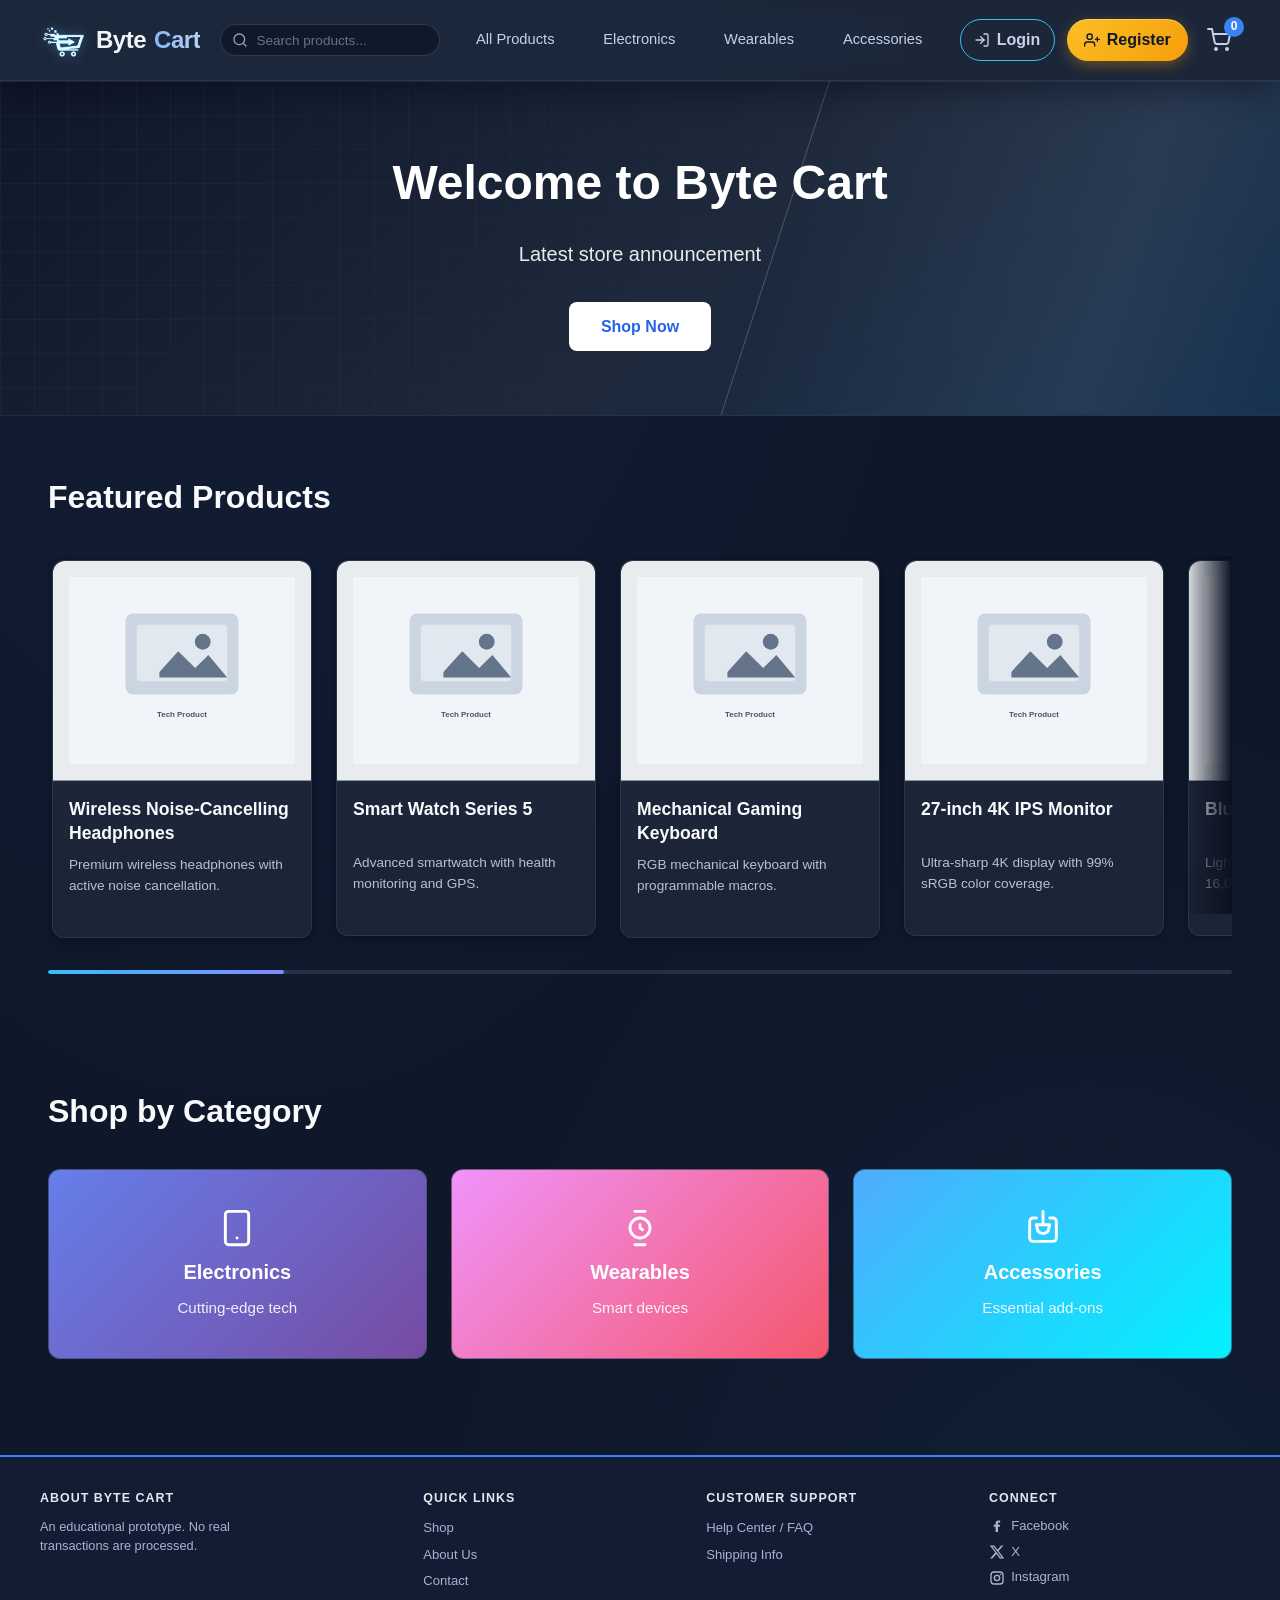
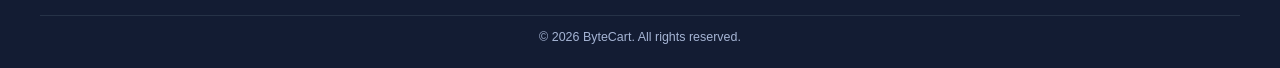
<file: index.html>
<!DOCTYPE html>
<html lang="en">

<head>
  <meta charset="UTF-8">
  <meta name="viewport" content="width=device-width, initial-scale=1.0">
  <title>Byte Cart - Premium Electronics & Accessories</title>
  <link rel="stylesheet" href="css/styles.css?v=28">
  <link rel="stylesheet" href="css/transitions.css">
  <style>
     
    section.container {
      width: 100%;
      max-width: 1600px;
      margin: 0 auto;
      padding: 3.5rem 3rem;
    }

    .hero,
    .products-section {
      width: 100%;
      max-width: none;
    }

    .products-grid {
      grid-template-columns: repeat(auto-fill, minmax(240px, 1fr));
    }

    .nav-search {
      position: relative;
      flex: 0 1 220px;
      min-width: 200px;
      margin: 0 0.5rem;
    }

    .nav-search-input {
      width: 100%;
      padding: 0.45rem 0.9rem 0.45rem 2.2rem;
      font-size: 0.85rem;
      font-family: inherit;
      color: #F1F5F9;
      background: rgba(11, 17, 32, 0.6);
      border: 1.5px solid rgba(51, 65, 85, 0.8);
      border-radius: 999px;
      outline: none;
      transition: border-color 0.2s, box-shadow 0.2s, background 0.2s;
    }

    .nav-search-input::placeholder {
      color: #64748B;
    }

    .nav-search-input:focus {
      border-color: #38BDF8;
      background: rgba(11, 17, 32, 0.85);
      box-shadow: 0 0 0 4px rgba(56, 189, 248, 0.15);
    }

    .nav-search-icon {
      position: absolute;
      left: 0.75rem;
      top: 50%;
      transform: translateY(-50%);
      color: #94A3B8;
      pointer-events: none;
    }

    .no-results-message {
      grid-column: 1 / -1;
      text-align: center;
      padding: 3rem 1rem;
      color: #94A3B8;
      background: #1E293B;
      border: 1px dashed rgba(51, 65, 85, 0.8);
      border-radius: 0.6rem;
    }

    .no-results-message strong {
      display: block;
      color: #F8FAFC;
      font-size: 1.1rem;
      margin-bottom: 0.35rem;
    }

    @media (max-width: 900px) {
      .category-grid {
        grid-template-columns: 1fr;
      }
    }

    @media (max-width: 900px) {
      .nav-search {
        max-width: none;
        order: 3;
        flex-basis: 100%;
        margin: 0.5rem 0 0;
      }

      .navbar-container {
        flex-wrap: wrap;
      }

      section.container {
        padding: 2rem 1.25rem;
      }
    }

    @media (max-width: 1100px) {
      .nav-search {
        flex-basis: 160px;
      }
    }
  </style>
</head>

<body>
  <nav class="navbar">
    <div class="navbar-container">
      <a href="index.html" class="logo"><img src="assets/shopping cart image.png" alt="Byte Cart logo"><span
          class="logo-byte">Byte</span><span class="logo-cart">Cart</span></a>
      <div class="nav-search">
        <svg class="nav-search-icon" width="16" height="16" viewBox="0 0 24 24" fill="none" stroke="currentColor"
          stroke-width="2" stroke-linecap="round" stroke-linejoin="round" aria-hidden="true">
          <circle cx="11" cy="11" r="8" />
          <path d="m21 21-4.3-4.3" />
        </svg>
        <input type="text" id="navSearch" class="nav-search-input" placeholder="Search products..."
          autocomplete="off" aria-label="Search products">
      </div>
      <div class="nav-center">
        <a href="products.html">All Products</a>
        <a href="products.html?category=electronics">Electronics</a>
        <a href="products.html?category=wearables">Wearables</a>
        <a href="products.html?category=accessories">Accessories</a>
      </div>
      <div class="nav-right">
        <div id="userMenu"></div>
        <div id="authButtons" class="nav-auth-links">
          <a href="login.html" class="nav-login-link">
            <svg viewBox="0 0 24 24" fill="none" stroke="currentColor" stroke-width="2" stroke-linecap="round"
              stroke-linejoin="round" aria-hidden="true">
              <path d="M15 3h4a2 2 0 0 1 2 2v14a2 2 0 0 1-2 2h-4" />
              <polyline points="10 17 15 12 10 7" />
              <line x1="15" y1="12" x2="3" y2="12" />
            </svg>
            Login
          </a>
          <a href="login.html#register" class="nav-register-btn">
            <svg viewBox="0 0 24 24" fill="none" stroke="currentColor" stroke-width="2" stroke-linecap="round"
              stroke-linejoin="round" aria-hidden="true">
              <path d="M16 21v-2a4 4 0 0 0-4-4H5a4 4 0 0 0-4 4v2" />
              <circle cx="8.5" cy="7" r="4" />
              <line x1="20" y1="8" x2="20" y2="14" />
              <line x1="23" y1="11" x2="17" y2="11" />
            </svg>
            Register
          </a>
        </div>
        <a href="cart.html" class="cart-icon" aria-label="View shopping cart">
          <svg class="cart-icon-svg" viewBox="0 0 24 24" fill="none" stroke="currentColor" stroke-width="2"
            stroke-linecap="round" stroke-linejoin="round" aria-hidden="true">
            <circle cx="9" cy="21" r="1" />
            <circle cx="20" cy="21" r="1" />
            <path d="M1 1h4l2.68 13.39a2 2 0 0 0 2 1.61h9.72a2 2 0 0 0 2-1.61L23 6H6" />
          </svg>
          <span class="cart-count" id="cartCount">0</span>
        </a>
      </div>
    </div>
  </nav>
  <section class="hero">
    <div class="hero-content">
      <h1 id="heroAnnouncement">Welcome to Byte Cart</h1>
      <p id="heroSubtitle">Discover premium electronics, wearables, and accessories at unbeatable prices</p>
      <div class="hero-actions"
        style="display:flex; gap:1rem; justify-content:center; flex-wrap:wrap; margin-top:1.5rem;">
        <a href="products.html" class="cta-button">Shop Now</a>
      </div>
    </div>
  </section>
  <style>
    .featured-header {
      display: flex;
      align-items: center;
      justify-content: space-between;
      margin-bottom: 2rem;
    }

    .featured-header h2,
    .category-heading {
      font-size: 2rem;
      font-weight: bold;
      margin: 0;
    }

    .featured-nav-btns {
      display: flex;
      gap: 0.6rem;
    }

    .featured-nav-btn {
      width: 2.75rem;
      height: 2.75rem;
      display: flex;
      align-items: center;
      justify-content: center;
      background: #1E293B;
      color: #F1F5F9;
      border: 1px solid rgba(51, 65, 85, 0.8);
      border-radius: 999px;
      cursor: pointer;
      transition: border-color 0.2s, background 0.2s, opacity 0.2s, transform 0.15s;
    }

    .featured-nav-btn svg {
      width: 1.1rem;
      height: 1.1rem;
    }

    .featured-nav-btn:hover:not(:disabled) {
      border-color: #38BDF8;
      background: #253349;
      transform: translateY(-1px);
    }

    .featured-nav-btn:disabled {
      opacity: 0.35;
      cursor: default;
    }

    .featured-carousel {
      position: relative;
    }

    .featured-carousel::before,
    .featured-carousel::after {
      content: "";
      position: absolute;
      top: 0;
      bottom: 2.75rem;
      width: 3rem;
      z-index: 1;
      pointer-events: none;
      opacity: 0;
      transition: opacity 0.25s;
    }

    .featured-carousel::before {
      left: 0;
      background: linear-gradient(to right, #0B1120 0%, rgba(11, 17, 32, 0) 100%);
    }

    .featured-carousel::after {
      right: 0;
      background: linear-gradient(to left, #0B1120 0%, rgba(11, 17, 32, 0) 100%);
    }

    .featured-carousel.can-scroll-left::before,
    .featured-carousel.can-scroll-right::after {
      opacity: 1;
    }

    .featured-scroller {
      display: flex;
      gap: 1.5rem;
      overflow-x: auto;
      scroll-snap-type: x proximity;
      padding: 0.25rem 0.25rem 1.25rem;
      scrollbar-width: none;
    }

    @media (any-hover: hover) and (any-pointer: fine) {
      .featured-scroller,
      .featured-scroller > a {
        cursor: grab;
      }

      .featured-scroller.is-dragging,
      .featured-scroller.is-dragging * {
        cursor: grabbing;
        user-select: none;
      }
    }

    .featured-scroller::-webkit-scrollbar {
      display: none;
    }

    .featured-scroller > a {
      flex: 0 0 auto;
      width: 300px;
      scroll-snap-align: start;
      text-decoration: none;
    }

    .featured-scroller > a .product-card {
      height: 100%;
    }

    @media (max-width: 900px) {
      .featured-scroller > a {
        width: calc((100% - 1.5rem) / 2);
      }

      section.container {
        padding: 2rem 1.25rem;
      }
    }

    @media (max-width: 560px) {
      .featured-scroller > a {
        width: 82%;
      }
    }

    .featured-progress {
      margin-top: 0.75rem;
      height: 4px;
      border-radius: 999px;
      background: rgba(51, 65, 85, 0.6);
      overflow: hidden;
    }

    .featured-progress-bar {
      height: 100%;
      width: 25%;
      min-width: 32px;
      border-radius: 999px;
      background: linear-gradient(90deg, #38BDF8, #818CF8);
      box-shadow: 0 0 8px rgba(56, 189, 248, 0.45);
      will-change: transform;
      transition: transform 0.2s cubic-bezier(0.22, 1, 0.36, 1);
    }
  </style>
  <section class="container">
    <div class="featured-header">
      <h2>Featured Products</h2>
    </div>
    <div class="featured-carousel" id="featuredCarousel">
      <div class="featured-scroller" id="featuredScroller">
        <div id="featuredProducts" style="display: contents;"></div>
      </div>
    </div>
    <div class="featured-progress" id="featuredProgress">
      <div class="featured-progress-bar" id="featuredProgressBar"></div>
    </div>
  </section>
  <section class="container">
    <h2 class="category-heading" style="margin-bottom: 2rem;">Shop by Category</h2>
    <div class="category-grid" style="display: grid; grid-template-columns: repeat(3, 1fr); gap: 1.5rem;">
      <a href="products.html?category=electronics" class="category-link"
        style="text-decoration: none; flex: 1 1 0; min-width: 0; display: block;">
        <div class="category-card"
          style="background: linear-gradient(135deg, #667eea 0%, #764ba2 100%); color: white; padding: 1.5rem 1.25rem; border-radius: 0.75rem; text-align: center; display: flex; flex-direction: column; align-items: center; justify-content: center; gap: 0.5rem; aspect-ratio: 2 / 1;">
          <svg width="40" height="40" viewBox="0 0 24 24" fill="none" stroke="currentColor" stroke-width="1.75" stroke-linecap="round" stroke-linejoin="round" aria-hidden="true"><rect x="5" y="2" width="14" height="20" rx="2"/><path d="M12 18h.01"/></svg>
          <h3 style="font-size: 1.25rem; font-weight: bold;">Electronics</h3>
          <p style="opacity: 0.9; font-size: 0.95rem;">Cutting-edge tech</p>
        </div>
      </a>
      <a href="products.html?category=wearables" class="category-link"
        style="text-decoration: none; flex: 1 1 0; min-width: 0; display: block;">
        <div class="category-card"
          style="background: linear-gradient(135deg, #f093fb 0%, #f5576c 100%); color: white; padding: 1.5rem 1.25rem; border-radius: 0.75rem; text-align: center; display: flex; flex-direction: column; align-items: center; justify-content: center; gap: 0.5rem; aspect-ratio: 2 / 1;">
          <svg width="40" height="40" viewBox="0 0 24 24" fill="none" stroke="currentColor" stroke-width="1.75" stroke-linecap="round" stroke-linejoin="round" aria-hidden="true"><circle cx="12" cy="12" r="6"/><path d="M12 10v2l1.5 1"/><path d="M9 2h6"/><path d="M9 22h6"/></svg>
          <h3 style="font-size: 1.25rem; font-weight: bold;">Wearables</h3>
          <p style="opacity: 0.9; font-size: 0.95rem;">Smart devices</p>
        </div>
      </a>
      <a href="products.html?category=accessories" class="category-link"
        style="text-decoration: none; flex: 1 1 0; min-width: 0; display: block;">
        <div class="category-card"
          style="background: linear-gradient(135deg, #4facfe 0%, #00f2fe 100%); color: white; padding: 1.5rem 1.25rem; border-radius: 0.75rem; text-align: center; display: flex; flex-direction: column; align-items: center; justify-content: center; gap: 0.5rem; aspect-ratio: 2 / 1;">
          <svg width="40" height="40" viewBox="0 0 24 24" fill="none" stroke="currentColor" stroke-width="1.75" stroke-linecap="round" stroke-linejoin="round" aria-hidden="true"><path d="M12 2v8"/><path d="M8 10h8l-1 4a4 4 0 0 1-6 0Z"/><path d="M8 6H6a2 2 0 0 0-2 2v10a2 2 0 0 0 2 2h12a2 2 0 0 0 2-2V8a2 2 0 0 0-2-2h-2"/></svg>
          <h3 style="font-size: 1.25rem; font-weight: bold;">Accessories</h3>
          <p style="opacity: 0.9; font-size: 0.95rem;">Essential add-ons</p>
        </div>
      </a>
    </div>
  </section>
  <footer class="footer">
    <div class="footer-content">
      <div class="footer-section">
        <h3>About Byte Cart</h3>
        <p>An educational prototype. No real transactions are processed.</p>
      </div>
      <div class="footer-section">
        <h3>Quick Links</h3>
        <a href="#">Shop</a>
        <a href="#">About Us</a>
        <a href="#">Contact</a>
      </div>
      <div class="footer-section">
        <h3>Customer Support</h3>
        <a href="faq.html">Help Center / FAQ</a>
        <a href="faq.html#shipping">Shipping Info</a>
      </div>
            <div class="footer-section">
        <h3>Connect</h3>
        <div id="footerSocial" class="footer-social" aria-label="Social media links"></div>
      </div>
    </div>
    <div class="footer-bottom">
      <p id="footerCopyright">© 2026 ByteCart. All rights reserved.</p>
    </div>
  </footer>
  <script src="js/database.js?v=7"></script>
  <script src="data/products.js"></script>
  <script src="js/auth.js?v=3"></script>
  <script src="js/cart.js?v=8"></script>
  <script src="js/app.js?v=20"></script>
  <script src="js/site.js?v=6"></script>
  <script>
    function renderFeaturedProducts(searchTerm) {
      const term = (searchTerm || "").trim().toLowerCase();
      const all = database.getProducts().filter(p => p.active !== false);
      const featured = term
        ? all.filter(p => p.name.toLowerCase().includes(term))
        : all;
      const container = document.getElementById("featuredProducts");

      if (featured.length === 0) {
        container.innerHTML = `
          <div class="no-results-message">
            <strong>No products found</strong>
            Nothing matches "${term.replace(/</g, "&lt;")}". Try a different search term.
          </div>`;
        return;
      }

      container.innerHTML = featured.map(product => `
        <a href="product.html?id=${product.id}" style="text-decoration: none; flex: 0 0 auto; width: 260px;">
          <div class="product-card">
            <img src="${product.image_url || 'assets/default-tech-placeholder.svg'}" alt="${product.name}" class="product-image" style="width: 100%; height: 220px; object-fit: cover; border-radius: 0.75rem 0.75rem 0 0;">
            <div class="product-body" style="padding: 1rem;">
              <h3 class="product-name" style="font-size: 1.1rem; font-weight: 600; color: #F8FAFC; margin: 0;">${product.name}</h3>
              <p class="product-description" style="font-size: 0.85rem; color: #B6C2D4; margin: 0.5rem 0 0; display: -webkit-box; -webkit-line-clamp: 2; -webkit-box-orient: vertical; overflow: hidden;">${product.description}</p>
            </div>
          </div>
        </a>
      `).join("");

    }

    document.addEventListener("DOMContentLoaded", () => {
      renderFeaturedProducts();
      siteSettings.renderFooter();

      const scroller = document.getElementById("featuredScroller");
      const carousel = document.getElementById("featuredCarousel");
      const progressBar = document.getElementById("featuredProgressBar");

      scroller.addEventListener("wheel", event => {
        if (Math.abs(event.deltaY) <= Math.abs(event.deltaX)) return;
        event.preventDefault();
        scroller.scrollLeft += event.deltaY;
      }, { passive: false });

      let dragPointerId = null;
      let dragStartX = 0;
      let dragStartY = 0;
      let dragStartScrollLeft = 0;
      let isDragging = false;
      let suppressDragClick = false;
      let clearDragClickTimer;

      const resetDrag = () => {
        dragPointerId = null;
        isDragging = false;
        scroller.classList.remove("is-dragging");
      };

      scroller.addEventListener("pointerdown", event => {
        if ((event.pointerType !== "mouse" && event.pointerType !== "pen") ||
            event.button !== 0 || event.isPrimary === false) return;

        suppressDragClick = false;
        clearTimeout(clearDragClickTimer);
        dragPointerId = event.pointerId;
        dragStartX = event.clientX;
        dragStartY = event.clientY;
        dragStartScrollLeft = scroller.scrollLeft;
      });

      scroller.addEventListener("dragstart", event => {
        if (dragPointerId !== null) event.preventDefault();
      });

      document.addEventListener("pointerdown", () => {
        if (!suppressDragClick) return;
        suppressDragClick = false;
        clearTimeout(clearDragClickTimer);
      }, true);

      window.addEventListener("pointermove", event => {
        if (event.pointerId !== dragPointerId) return;

        const deltaX = event.clientX - dragStartX;
        const deltaY = event.clientY - dragStartY;

        if (!isDragging) {
          if (Math.max(Math.abs(deltaX), Math.abs(deltaY)) < 6) return;
          if (Math.abs(deltaY) >= Math.abs(deltaX)) {
            resetDrag();
            return;
          }

          isDragging = true;
          scroller.classList.add("is-dragging");
        }

        event.preventDefault();
        scroller.scrollLeft = dragStartScrollLeft - deltaX;
      }, { passive: false });

      window.addEventListener("pointerup", event => {
        if (event.pointerId !== dragPointerId) return;

        if (isDragging) {
          suppressDragClick = true;
          clearTimeout(clearDragClickTimer);
          clearDragClickTimer = setTimeout(() => { suppressDragClick = false; }, 500);
        }
        resetDrag();
      });

      window.addEventListener("pointercancel", event => {
        if (event.pointerId === dragPointerId) resetDrag();
      });

      window.addEventListener("blur", resetDrag);

      document.addEventListener("click", event => {
        if (!suppressDragClick || event.detail === 0) return;
        suppressDragClick = false;
        clearTimeout(clearDragClickTimer);
        event.preventDefault();
        event.stopImmediatePropagation();
      }, true);

      const updateCarousel = () => {
        const maxScroll = scroller.scrollWidth - scroller.clientWidth;
        const atStart = scroller.scrollLeft <= 4;
        const atEnd = scroller.scrollLeft >= maxScroll - 4;
        carousel.classList.toggle("can-scroll-left", !atStart);
        carousel.classList.toggle("can-scroll-right", !atEnd);


        const trackWidth = progressBar.parentElement.clientWidth;
        const barWidth = maxScroll > 0 ? Math.max(32, (scroller.clientWidth / scroller.scrollWidth) * trackWidth) : trackWidth;
        const progress = maxScroll > 0 ? scroller.scrollLeft / maxScroll : 0;
        progressBar.style.width = `${barWidth}px`;
        progressBar.style.transform = `translateX(${progress * (trackWidth - barWidth)}px)`;
      };

      scroller.addEventListener("scroll", updateCarousel, { passive: true });
      window.addEventListener("databaseUpdated", () => setTimeout(updateCarousel, 50));
      window.addEventListener("resize", updateCarousel);
      updateCarousel();

      const navSearch = document.getElementById("navSearch");
      if (navSearch) {
        navSearch.addEventListener("input", e => renderFeaturedProducts(e.target.value));
      }
    });
    window.addEventListener("databaseUpdated", event => {
      if (event.detail.table === "products") renderFeaturedProducts(document.getElementById("navSearch")?.value);
    });
  </script>
</body>

</html>
</file>
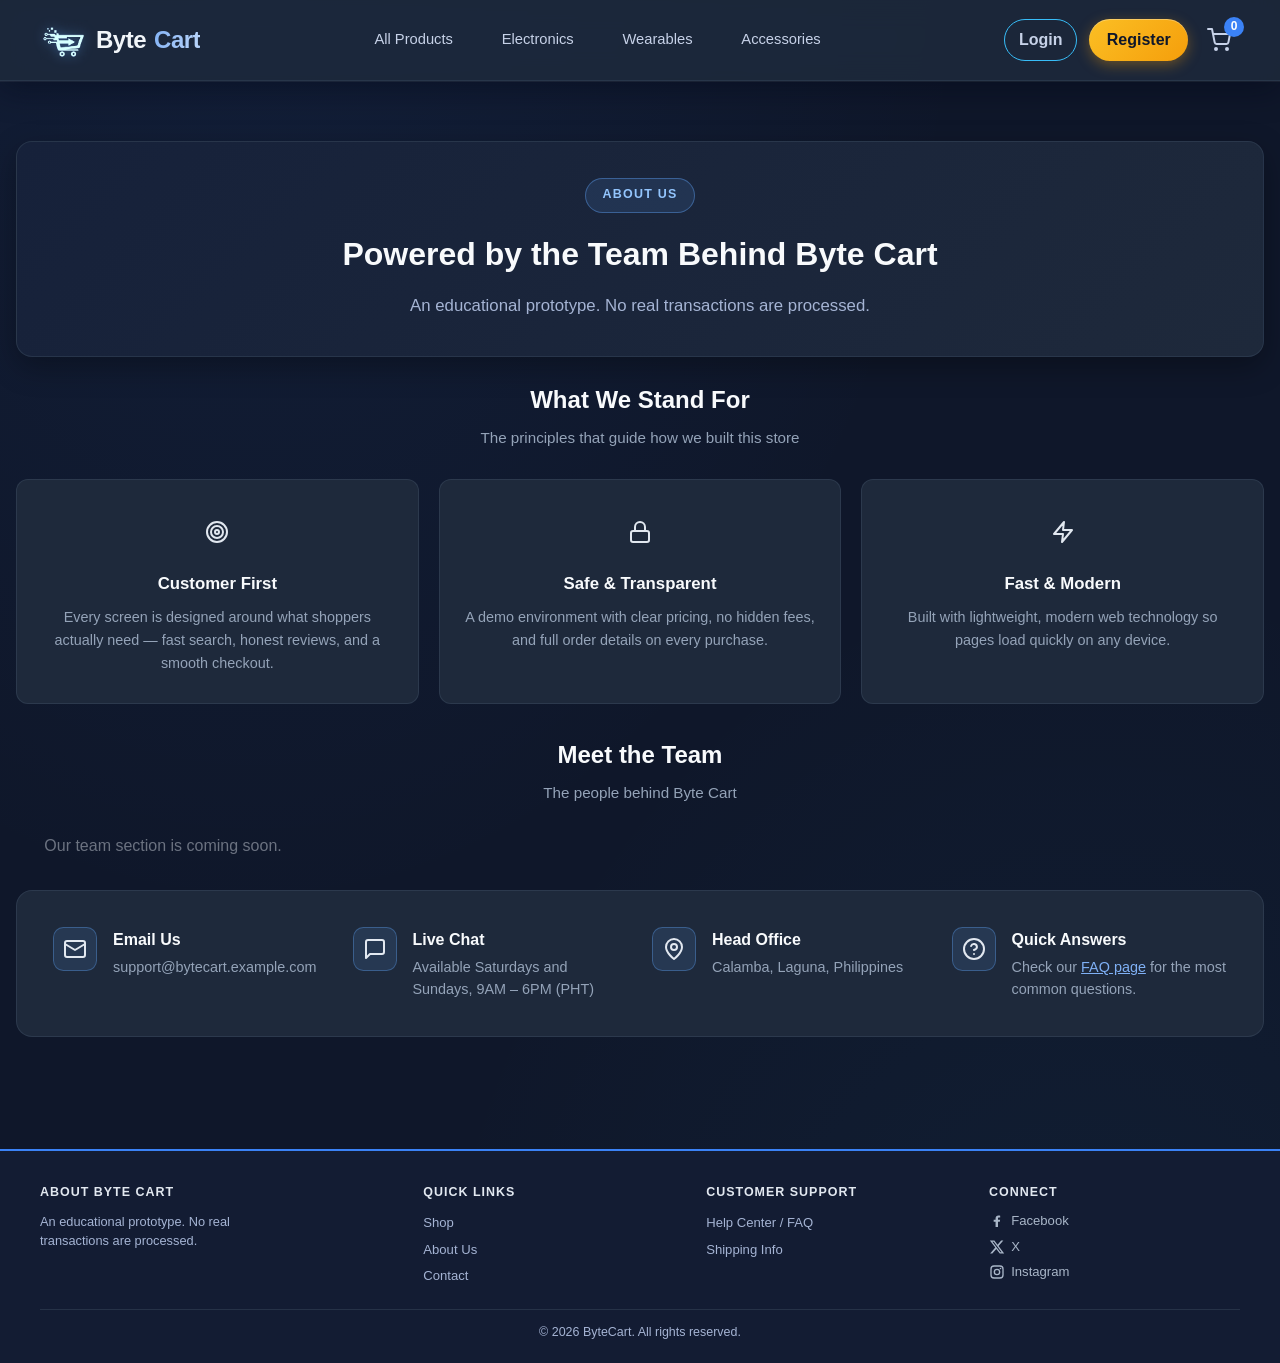
<file: about.html>
<!DOCTYPE html>
<html lang="en">

<head>
  <meta charset="UTF-8">
  <meta name="viewport" content="width=device-width, initial-scale=1.0">
  <title>About Us - Byte Cart</title>
  <link rel="stylesheet" href="css/styles.css?v=28">
  <link rel="stylesheet" href="css/transitions.css">
  <style>
    .about-hero {
      background: linear-gradient(135deg, #16213A 0%, #1E293B 100%);
      border: 1px solid rgba(51, 65, 85, 0.6);
      border-radius: 1rem;
      padding: 2.25rem 2.5rem;
      text-align: center;
      margin: 1.75rem 0 1.5rem;
      box-shadow: 0 10px 30px rgba(0, 0, 0, 0.3);
    }

    .about-hero h1 {
      font-size: 2rem;
      font-weight: 800;
      color: #F8FAFC;
      margin-bottom: 0.75rem;
    }

    .about-hero p {
      color: #A5B4D4;
      max-width: 640px;
      margin: 0 auto;
      line-height: 1.7;
      font-size: 1.05rem;
    }

    .about-badge {
      display: inline-block;
      background: rgba(96, 165, 250, 0.12);
      border: 1px solid rgba(96, 165, 250, 0.4);
      color: #93C5FD;
      font-size: 0.78rem;
      font-weight: 700;
      text-transform: uppercase;
      letter-spacing: 0.1em;
      padding: 0.4rem 1rem;
      border-radius: 999px;
      margin-bottom: 1rem;
    }

    .values-grid {
      display: grid;
      grid-template-columns: repeat(auto-fit, minmax(240px, 1fr));
      gap: 1.25rem;
      margin: 1.5rem 0 2rem;
    }

    .value-card {
      background: #1E293B;
      border: 1px solid rgba(51, 65, 85, 0.7);
      border-radius: 0.75rem;
      padding: 1.75rem 1.5rem;
      text-align: center;
      transition: transform 0.2s, border-color 0.2s;
    }

    .value-card:hover {
      transform: translateY(-4px);
      border-color: rgba(96, 165, 250, 0.55);
    }

    .value-card .value-icon {
      font-size: 2rem;
      margin-bottom: 0.75rem;
    }

    .value-card h3 {
      color: #F8FAFC;
      font-size: 1.05rem;
      margin-bottom: 0.5rem;
    }

    .value-card p {
      color: #94A3B8;
      font-size: 0.9rem;
      line-height: 1.6;
      margin: 0;
    }

    .team-grid {
      display: grid;
      grid-template-columns: repeat(auto-fill, minmax(250px, 1fr));
      gap: 1.5rem;
    }

    .contact-panel {
      background: #1E293B;
      border: 1px solid rgba(51, 65, 85, 0.7);
      border-radius: 1rem;
      padding: 2.25rem;
      margin: 2rem 0 2.5rem;
      display: grid;
      grid-template-columns: repeat(auto-fit, minmax(240px, 1fr));
      gap: 1.5rem;
    }

    .contact-item {
      display: flex;
      gap: 1rem;
      align-items: start;
    }

    .contact-item .contact-icon {
      width: 44px;
      height: 44px;
      border-radius: 0.65rem;
      background: rgba(96, 165, 250, 0.12);
      border: 1px solid rgba(96, 165, 250, 0.35);
      display: flex;
      align-items: center;
      justify-content: center;
      font-size: 1.2rem;
      flex-shrink: 0;
    }

    .contact-item h3 {
      color: #F8FAFC;
      font-size: 1rem;
      margin-bottom: 0.25rem;
    }

    .contact-item p {
      color: #94A3B8;
      font-size: 0.9rem;
      line-height: 1.5;
      margin: 0;
    }

    .section-heading {
      font-size: 1.5rem;
      font-weight: 700;
      color: #F8FAFC;
      margin-bottom: 0.4rem;
      text-align: center;
    }

    .section-sub {
      color: #94A3B8;
      text-align: center;
      margin-bottom: 1.75rem;
      font-size: 0.95rem;
    }
  </style>
</head>

<body>
  <nav class="navbar">
    <div class="navbar-container">
      <a href="index.html" class="logo"><img src="assets/shopping cart image.png" alt="Byte Cart logo"><span
          class="logo-byte">Byte</span><span class="logo-cart">Cart</span></a>
      <div class="nav-center">
        <a href="products.html">All Products</a>
        <a href="products.html?category=electronics">Electronics</a>
        <a href="products.html?category=wearables">Wearables</a>
        <a href="products.html?category=accessories">Accessories</a>
      </div>
      <div class="nav-right">
        <div id="userMenu"></div>
        <div id="authButtons" class="nav-auth-links">
          <a href="login.html" class="nav-login-link">Login</a>
          <a href="login.html#register" class="nav-register-btn">Register</a>
        </div>
        <a href="cart.html" class="cart-icon" aria-label="View shopping cart">
          <svg class="cart-icon-svg" viewBox="0 0 24 24" fill="none" stroke="currentColor" stroke-width="2"
            stroke-linecap="round" stroke-linejoin="round" aria-hidden="true">
            <circle cx="9" cy="21" r="1" />
            <circle cx="20" cy="21" r="1" />
            <path d="M1 1h4l2.68 13.39a2 2 0 0 0 2 1.61h9.72a2 2 0 0 0 2-1.61L23 6H6" />
          </svg>
          <span class="cart-count" id="cartCount">0</span>
        </a>
      </div>
    </div>
  </nav>

  <div class="container" style="max-width: 1400px;">
    <div class="about-hero">
      <span class="about-badge">About Us</span>
      <h1>Powered by the Team Behind Byte Cart</h1>
      <p>An educational prototype. No real transactions are processed.</p>
    </div>

    <h2 class="section-heading">What We Stand For</h2>
    <p class="section-sub">The principles that guide how we built this store</p>
    <div class="values-grid">
      <div class="value-card">
        <div class="value-icon"><svg width="24" height="24" viewBox="0 0 24 24" fill="none" stroke="currentColor" stroke-width="2" stroke-linecap="round" stroke-linejoin="round" aria-hidden="true"><circle cx="12" cy="12" r="10"/><circle cx="12" cy="12" r="6"/><circle cx="12" cy="12" r="2"/></svg></div>
        <h3>Customer First</h3>
        <p>Every screen is designed around what shoppers actually need — fast search, honest reviews, and a smooth
          checkout.</p>
      </div>
      <div class="value-card">
        <div class="value-icon"><svg width="24" height="24" viewBox="0 0 24 24" fill="none" stroke="currentColor" stroke-width="2" stroke-linecap="round" stroke-linejoin="round" aria-hidden="true"><rect x="3" y="11" width="18" height="11" rx="2"/><path d="M7 11V7a5 5 0 0 1 10 0v4"/></svg></div>
        <h3>Safe &amp; Transparent</h3>
        <p>A demo environment with clear pricing, no hidden fees, and full order details on every purchase.</p>
      </div>
      <div class="value-card">
        <div class="value-icon"><svg width="24" height="24" viewBox="0 0 24 24" fill="none" stroke="currentColor" stroke-width="2" stroke-linecap="round" stroke-linejoin="round" aria-hidden="true"><path d="M13 2 3 14h9l-1 8 10-12h-9l1-8z"/></svg></div>
        <h3>Fast &amp; Modern</h3>
        <p>Built with lightweight, modern web technology so pages load quickly on any device.</p>
      </div>
    </div>

    <h2 id="team" class="section-heading">Meet the Team</h2>
    <p class="section-sub">The people behind Byte Cart</p>
    <div class="team-grid" id="teamGrid"></div>

    <div class="contact-panel" id="contact">
      <div class="contact-item">
        <div class="contact-icon"><svg width="24" height="24" viewBox="0 0 24 24" fill="none" stroke="currentColor" stroke-width="2" stroke-linecap="round" stroke-linejoin="round" aria-hidden="true"><rect x="2" y="4" width="20" height="16" rx="2"/><path d="m22 7-10 6L2 7"/></svg></div>
        <div>
          <h3>Email Us</h3>
          <p>support@bytecart.example.com</p>
        </div>
      </div>
      <div class="contact-item">
        <div class="contact-icon"><svg width="24" height="24" viewBox="0 0 24 24" fill="none" stroke="currentColor" stroke-width="2" stroke-linecap="round" stroke-linejoin="round" aria-hidden="true"><path d="M21 15a2 2 0 0 1-2 2H7l-4 4V5a2 2 0 0 1 2-2h14a2 2 0 0 1 2 2z"/></svg></div>
        <div>
          <h3>Live Chat</h3>
          <p>Available Saturdays and Sundays, 9AM – 6PM (PHT)</p>
        </div>
      </div>
      <div class="contact-item">
        <div class="contact-icon"><svg width="24" height="24" viewBox="0 0 24 24" fill="none" stroke="currentColor" stroke-width="2" stroke-linecap="round" stroke-linejoin="round" aria-hidden="true"><path d="M20 10c0 6-8 12-8 12s-8-6-8-12a8 8 0 0 1 16 0z"/><circle cx="12" cy="10" r="3"/></svg></div>
        <div>
          <h3>Head Office</h3>
          <p>Calamba, Laguna, Philippines</p>
        </div>
      </div>
      <div class="contact-item">
        <div class="contact-icon"><svg width="24" height="24" viewBox="0 0 24 24" fill="none" stroke="currentColor" stroke-width="2" stroke-linecap="round" stroke-linejoin="round" aria-hidden="true"><circle cx="12" cy="12" r="10"/><path d="M9.09 9a3 3 0 0 1 5.83 1c0 2-3 3-3 3"/><path d="M12 17h.01"/></svg></div>
        <div>
          <h3>Quick Answers</h3>
          <p>Check our <a href="faq.html" style="color:#7FB0F5;">FAQ page</a> for the most common questions.</p>
        </div>
      </div>
    </div>
  </div>

  <footer class="footer">
    <div class="footer-content">
      <div class="footer-section">
        <h3>About Byte Cart</h3>
        <p>An educational prototype. No real transactions are processed.</p>
      </div>
      <div class="footer-section">
        <h3>Quick Links</h3>
        <a href="#">Shop</a>
        <a href="#">About Us</a>
        <a href="#">Contact</a>
      </div>
      <div class="footer-section">
        <h3>Customer Support</h3>
        <a href="#">Help Center / FAQ</a>
        <a href="#">Shipping Info</a>
      </div>
            <div class="footer-section">
        <h3>Connect</h3>
        <div id="footerSocial" class="footer-social" aria-label="Social media links"></div>
      </div>
    </div>
    <div class="footer-bottom">
      <p id="footerCopyright">© 2026 ByteCart. All rights reserved.</p>
    </div>
  </footer>
  <script src="js/database.js?v=7"></script>
  <script src="data/products.js"></script>
  <script src="js/auth.js?v=3"></script>
  <script src="js/cart.js?v=8"></script>
  <script src="js/app.js?v=20"></script>
  <script src="js/site.js?v=6"></script>
  <script>
    document.addEventListener("DOMContentLoaded", () => {
      siteSettings.renderTeam("teamGrid");
    });
  </script>
</body>

</html>
</file>
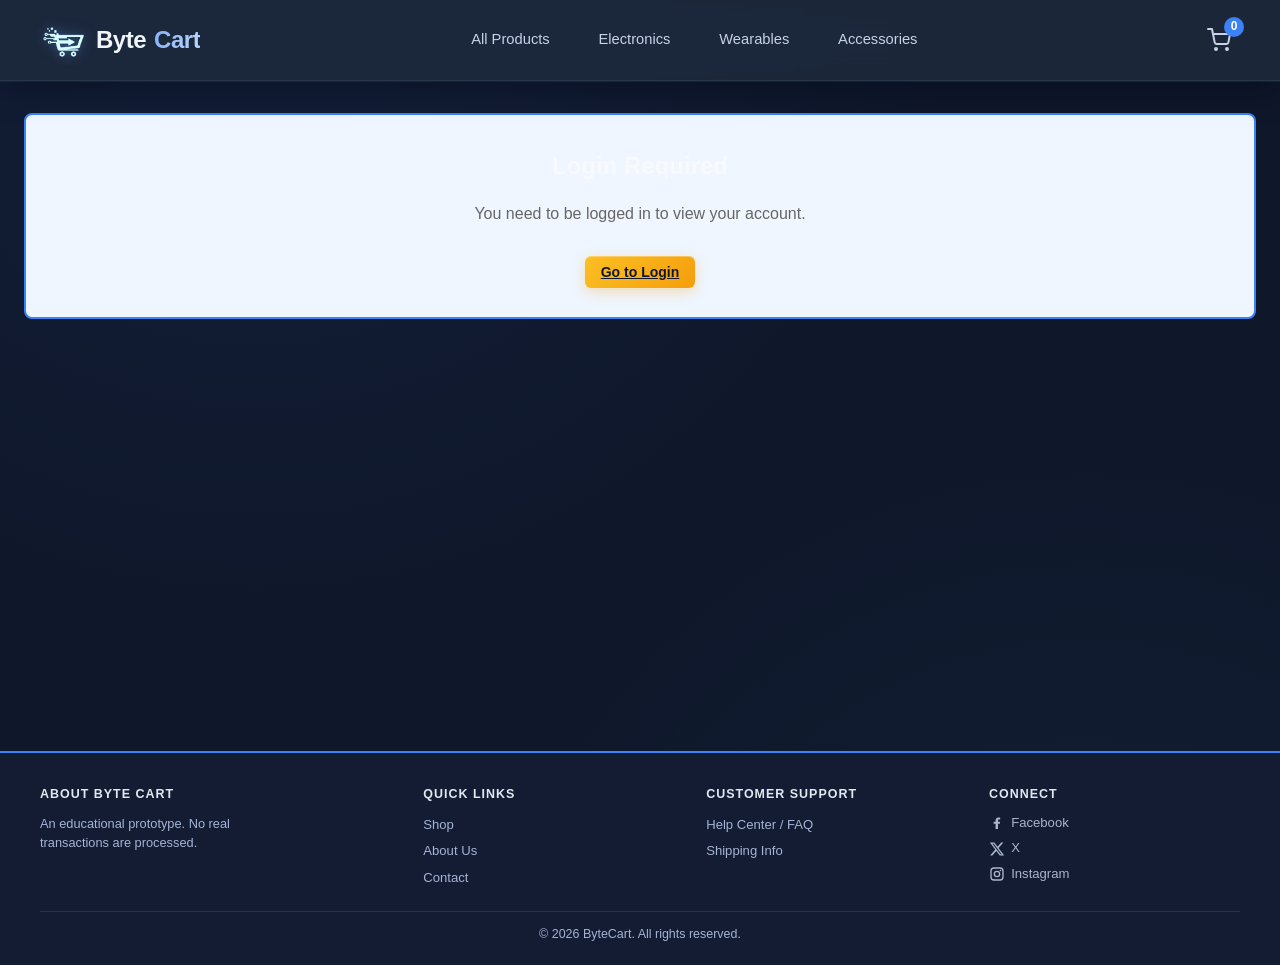
<file: account.html>
<!DOCTYPE html>
<html lang="en">

<head>
 <meta charset="UTF-8">
 <meta name="viewport" content="width=device-width, initial-scale=1.0">
 <title>My Account - Byte Cart</title>
 <link rel="stylesheet" href="css/styles.css?v=28">
 <style>
     
     
     
    .container {
      max-width: none;
      padding-left: 3rem;
      padding-right: 3rem;
    }

    .account-shell {
      width: 100%;
      min-height: calc(100vh - 200px);
      display: flex;
      flex-direction: column;
    }

     
    .account-card {
      width: 100%;
    }

    .account-card table {
      width: 100%;
    }

    .reviews-grid .review-item {
      width: 100%;
    }

    .account-tabs {
      display: flex;
      flex-wrap: wrap;
      gap: 0.25rem;
      margin-bottom: 1.5rem;
    }

    .tab-btn {
      background: none;
      border: none;
      border-bottom: 3px solid transparent;
      margin-bottom: -2px;
      padding: 0.85rem 1.5rem;
      cursor: pointer;
      font-size: 0.95rem;
      font-weight: 600;
      color: #94A3B8;
      transition: color 0.25s, border-color 0.25s, background-color 0.25s;
      display: flex;
      align-items: center;
      gap: 0.5rem;
      border-radius: 0.5rem 0.5rem 0 0;
    }

    .tab-btn:hover {
      color: #E2E8F0;
    }

    .tab-btn.active {
      color: #60A5FA;
      background: rgba(96, 165, 250, 0.1);
    }

    .tab-content {
      display: none;
      flex: 1;
      width: 100%;
    }

    .tab-content.active {
      display: block;
    }

    .account-card {
      background: linear-gradient(180deg, #1E293B, #1A2436);
      border: 1px solid rgba(51, 65, 85, 0.6);
      border-radius: 0.6rem;
      padding: 1.5rem;
      color: #E2E8F0;
      box-shadow:
        -5px -5px 12px rgba(2, 6, 23, 0.5),
        5px -5px 12px rgba(2, 6, 23, 0.5),
        -5px 5px 12px rgba(2, 6, 23, 0.5),
        5px 5px 12px rgba(2, 6, 23, 0.5);
      height: 100%;
    }

    .account-card h2 {
      font-size: 1.2rem;
      font-weight: bold;
      margin-bottom: 1.25rem;
      color: #F8FAFC;
      padding-bottom: 0.25rem;
    }

     
    .account-card + .account-card,
    .account-card + .settings-grid .account-card {
      margin-top: 2rem;
    }

     
    .info-grid {
      display: grid;
      grid-template-columns: 1fr;
      gap: 2rem;
      align-items: stretch;
    }

     
    .info-list {
      display: grid;
      grid-template-columns: 1fr 1fr;
      grid-template-rows: repeat(4, auto);
      grid-auto-flow: column;
      gap: 0.85rem 1.25rem;
    }

    .info-row {
      display: flex;
      align-items: center;
      justify-content: space-between;
      gap: 1.5rem;
      padding: 1.05rem 1.35rem;
      background: rgba(30, 42, 76, 0.5);
      border: 1px solid rgba(51, 65, 85, 0.55);
      border-radius: 0.65rem;
      transition: background-color 0.2s ease, border-color 0.2s ease, transform 0.2s ease, box-shadow 0.2s ease;
    }

    .info-row:hover {
      background: rgba(37, 51, 89, 0.75);
      border-color: rgba(96, 165, 250, 0.45);
      transform: translateY(-2px);
      box-shadow: 0 6px 16px -8px rgba(2, 6, 23, 0.6);
    }

    .info-row:last-child {
      border-bottom: 1px solid rgba(51, 65, 85, 0.55);
    }
    .info-row .detail-label {
      margin: 0;
      flex-shrink: 0;
      font-size: 0.8rem;
      color: #94A3B8;
      text-transform: uppercase;
      letter-spacing: 0.05em;
      font-weight: 600;
      min-width: 190px;
    }

    .info-row .detail-value {
      margin: 0;
      flex: 1;
      text-align: left;
      padding-left: 3rem;
      font-size: 1rem;
    }

    .info-footer {
      display: flex;
      justify-content: flex-end;
      margin-top: 1.25rem;
    }

    .detail-row {
      margin-bottom: 1rem;
    }

    .detail-label {
      color: #94A3B8;
      font-size: 0.75rem;
      text-transform: uppercase;
      letter-spacing: 0.05em;
      margin-bottom: 0.2rem;
    }

    .detail-value {
      font-size: 0.95rem;
      font-weight: 500;
      color: #F1F5F9;
      word-break: break-word;
    }

    .tier-badge {
      display: inline-block;
      background: rgba(245, 158, 11, 0.18);
      color: #FCD34D;
      border: 1px solid rgba(245, 158, 11, 0.4);
      border-radius: 999px;
      padding: 0.2rem 0.75rem;
      font-size: 0.8rem;
      font-weight: 700;
    }

     
    .account-card table {
      width: 100%;
      border-collapse: collapse;
      font-size: 0.85rem;
    }

    .account-card th {
      text-align: left;
      padding: 0.6rem;
      color: #93C5FD;
      text-transform: uppercase;
      font-size: 0.7rem;
      letter-spacing: 0.04em;
    }

    .account-card td {
      padding: 0.75rem 0.6rem;
      color: #CBD5E1;
      vertical-align: top;
      transition: background-color 0.2s ease;
    }

     
    .reviews-grid {
      display: grid;
      grid-template-columns: 1fr;
      gap: 1rem;
    }

    .review-item {
      border: 1px solid rgba(51, 65, 85, 0.6);
      border-radius: 0.5rem;
      padding: 0.85rem;
      background: rgba(11, 17, 32, 0.4);
    }

    .review-item .review-stars {
      color: #FBBF24;
    }

    .review-item p {
      margin: 0.4rem 0;
      color: #CBD5E1;
      font-size: 0.88rem;
    }

    .review-item small {
      color: #64748B;
    }

     
    .settings-grid {
      display: grid;
      grid-template-columns: 1fr;
      gap: 2rem;
      align-items: stretch;
    }

    .settings-card label.setting-label {
      display: block;
      color: #94A3B8;
      font-size: 0.75rem;
      text-transform: uppercase;
      letter-spacing: 0.05em;
      margin: 0.9rem 0 0.3rem;
    }

    .settings-card input[type="password"],
    .settings-card input[type="text"] {
      width: 100%;
      background: rgba(11, 17, 32, 0.6);
      border: 1px solid rgba(51, 65, 85, 0.8);
      border-radius: 0.4rem;
      padding: 0.6rem 0.75rem;
      color: #F1F5F9;
      font-size: 0.9rem;
    }

    .settings-card input[type="password"]:focus,
    .settings-card input[type="text"]:focus {
      outline: none;
      border-color: #60A5FA;
    }

     

    .check-row {
      display: flex;
      align-items: center;
      gap: 0.6rem;
      padding: 0.7rem 0.5rem;
      color: #CBD5E1;
      font-size: 0.9rem;
      cursor: pointer;
      border-radius: 0.5rem;
      transition: background-color 0.2s ease;
    }

    .check-row:hover {
      background: rgba(96, 165, 250, 0.06);
    }

     

     
    .danger-divider {
      position: relative;
    }

    .check-row input {
      accent-color: #60A5FA;
      width: 1.05rem;
      height: 1.05rem;
      cursor: pointer;
    }

    .account-empty {
      color: #94A3B8;
      text-align: center;
      padding: 2.5rem 0.5rem;
      font-size: 0.9rem;
    }

    @media (max-width: 900px) {
      .info-list {
        grid-template-columns: 1fr;
        grid-template-rows: none;
        grid-auto-flow: row;
      }
    }

    @media (max-width: 700px) {
      .info-grid,
      .settings-grid {
        grid-template-columns: 1fr;
      }

      .tab-btn {
        padding: 0.7rem 1rem;
        font-size: 0.85rem;
      }
    }

    




    :root {
      --bc-surface: #1E293B;
      --bc-line: rgba(51, 65, 85, 0.6);
      --bc-accent: #60A5FA;
      --bc-radius: 0.75rem;
    }

     
    .account-shell h1 {
      font-size: 2.25rem;
      letter-spacing: -0.02em;
      margin-bottom: 0.35rem;
    }

    .account-headline {
      display: flex;
      align-items: flex-end;
      justify-content: space-between;
      gap: 1.5rem;
      flex-wrap: wrap;
      padding-bottom: 1.75rem;
      margin-bottom: 1.75rem;
    }

     
    .account-card h2 {
      padding-bottom: 0.5rem;
      margin-bottom: 1.25rem;
    }

    .account-headline .headline-sub {
      margin: 0;
      color: #94A3B8;
      font-size: 0.95rem;
    }

     
    .account-card h2,
    .account-card .account-empty,
    .account-card table {
      text-align: left;
    }

    .account-empty {
      text-align: center;  
    }

     
    .account-card {
      border-radius: var(--bc-radius);
      padding: 2rem;
      box-shadow:
        0 1px 2px rgba(2, 6, 23, 0.4),
        0 8px 24px -8px rgba(2, 6, 23, 0.6);
      transition: border-color 0.25s ease, box-shadow 0.25s ease, transform 0.25s ease;
    }

    .account-card:hover {
      border-color: rgba(96, 165, 250, 0.35);
      box-shadow:
        0 1px 2px rgba(2, 6, 23, 0.4),
        0 12px 32px -8px rgba(2, 6, 23, 0.7);
    }

    .account-card + .account-card,
    .account-card + .settings-grid .account-card {
      margin-top: 2.25rem;
    }

    .account-card h2 {
      font-size: 1.25rem;
      letter-spacing: -0.01em;
      padding-bottom: 0.75rem;
      margin-bottom: 1.5rem;
    }

     
    .account-tabs {
      gap: 0.5rem;
      margin-bottom: 2rem;
    }

    .tab-btn {
      padding: 0.9rem 1.4rem;
      border-radius: 0.5rem 0.5rem 0 0;
      position: relative;
    }

    .tab-btn:hover {
      background: rgba(96, 165, 250, 0.07);
      color: #F1F5F9;
    }

    .tab-btn.active::after {
      content: "";
      position: absolute;
      left: 50%;
      bottom: -2px;
      width: 100%;
      transform: translateX(-50%);
      box-shadow: 0 6px 14px -4px rgba(96, 165, 250, 0.55);
    }

     
    @media (max-width: 700px) {
      .tab-btn.active::after {
        display: none;
      }
    }

    .tab-btn:focus-visible {
      outline: 2px solid var(--bc-accent);
      outline-offset: 2px;
      border-radius: 0.5rem;
    }

     
    .info-row .detail-value {
      padding-left: 1rem;
    }

     
    .account-card th {
      padding: 0.75rem 0.85rem;
    }

    .account-card tbody tr {
      transition: background-color 0.2s ease;
    }

    .account-card tbody tr:hover {
      background: rgba(96, 165, 250, 0.06);
    }

    .account-card td {
      padding: 0.85rem;
    }

     
    .review-item {
      padding: 1.15rem 1.25rem;
      border-radius: 0.6rem;
      transition: border-color 0.2s ease, transform 0.2s ease, box-shadow 0.2s ease;
    }

    .review-item:hover {
      border-color: rgba(96, 165, 250, 0.4);
      transform: translateY(-2px);
      box-shadow: 0 8px 20px -8px rgba(2, 6, 23, 0.6);
    }

     
    .settings-card input[type="password"],
    .settings-card input[type="text"] {
      border-radius: 0.5rem;
      padding: 0.75rem 0.9rem;
      transition: border-color 0.2s ease, box-shadow 0.2s ease;
    }

    .settings-card input[type="password"]:focus,
    .settings-card input[type="text"]:focus {
      border-color: var(--bc-accent);
      box-shadow: 0 0 0 3px rgba(96, 165, 250, 0.18);
    }

     
    .check-row {
      padding: 0.7rem 0.5rem;
      border-radius: 0.5rem;
      transition: background-color 0.2s ease;
    }

    .check-row:hover {
      background: rgba(96, 165, 250, 0.06);
    }

     
    .account-empty {
      border: 1px dashed rgba(96, 165, 250, 0.4);
      border-radius: 0.6rem;
      background: rgba(11, 17, 32, 0.35);
      padding: 3rem 1rem;
      display: flex;
      flex-direction: column;
      align-items: center;
      gap: 0.5rem;
    }

    .account-empty .empty-icon {
      font-size: 2.5rem;
      line-height: 1;
      margin-bottom: 0.25rem;
    }

    .account-empty .empty-title {
      color: #F1F5F9;
      font-size: 1.05rem;
      font-weight: 600;
    }

    .account-empty .empty-sub {
      color: #CBD5E1;
      font-size: 0.9rem;
      max-width: 40ch;
    }

    .account-empty .btn {
      margin-top: 0.75rem;
    }

     
    .account-card .btn {
      transition: transform 0.15s ease, box-shadow 0.2s ease, filter 0.2s ease;
    }

    .account-card .btn:hover {
      transform: translateY(-1px);
      filter: brightness(1.1);
    }

    .account-card .btn:active {
      transform: translateY(0);
    }

     
    .tier-badge {
      box-shadow: 0 0 0 3px rgba(245, 158, 11, 0.08);
    }

     
    .tab-content.active {
      animation: tabFadeIn 0.25s ease;
    }

    @keyframes tabFadeIn {
      from { opacity: 0; transform: translateY(6px); }
      to { opacity: 1; transform: translateY(0); }
    }

     
    @media (prefers-reduced-motion: reduce) {
      .account-card,
      .info-row,
      .review-item,
      .tab-content.active,
      .account-card .btn {
        transition: none;
        animation: none;
      }
    }

     
    @media (max-width: 700px) {
      .container {
        padding-left: 1rem !important;
        padding-right: 1rem !important;
      }

      .account-card {
        padding: 1.25rem;
      }

      .account-shell h1 {
        font-size: 1.6rem;
      }

      .account-headline {
        flex-direction: column;
        align-items: stretch;
        gap: 1rem;
      }

      .info-row {
        flex-direction: column;
        align-items: flex-start;
        gap: 0.35rem;
        padding: 0.9rem 0.75rem;
      }

      .info-row .detail-value {
        padding-left: 0;
      }

      .info-footer .btn,
      .settings-card form .btn {
        width: 100%;
      }

      .account-tabs {
        gap: 0.25rem;
        border-bottom: none;
      }

      .tab-btn {
        flex: 1 1 40%;
        justify-content: center;
        border: 1px solid var(--bc-line);
        border-radius: 0.5rem;
        margin-bottom: 0;
      }

      .tab-btn.active {
        background: rgba(96, 165, 250, 0.12);
        border-color: rgba(96, 165, 250, 0.5);
      }

      .order-modal {
        width: 94vw !important;
        max-height: 90vh;
        overflow-y: auto;
      }
    }

     
    @media (min-width: 701px) and (max-width: 900px) {
      .account-card {
        padding: 1.5rem;
      }
    }
 </style>
 <link rel="stylesheet" href="css/transitions.css">
</head>

<body>
 <nav class="navbar">
    <div class="navbar-container">
      <a href="index.html" class="logo"><img src="assets/shopping cart image.png" alt="Byte Cart logo"><span
          class="logo-byte">Byte</span><span class="logo-cart">Cart</span></a>
      <div class="nav-center">
        <a href="products.html">All Products</a>
        <a href="products.html?category=electronics">Electronics</a>
        <a href="products.html?category=wearables">Wearables</a>
        <a href="products.html?category=accessories">Accessories</a>
      </div>
      <div class="nav-right">
        <div id="userMenu"></div>
        <a href="cart.html" class="cart-icon" aria-label="View shopping cart">
          <svg class="cart-icon-svg" viewBox="0 0 24 24" fill="none" stroke="currentColor" stroke-width="2"
            stroke-linecap="round" stroke-linejoin="round" aria-hidden="true">
            <circle cx="9" cy="21" r="1" />
            <circle cx="20" cy="21" r="1" />
            <path d="M1 1h4l2.68 13.39a2 2 0 0 0 2 1.61h9.72a2 2 0 0 0 2-1.61L23 6H6" />
          </svg>
          <span class="cart-count" id="cartCount">0</span>
        </a>
      </div>
    </div>
 </nav>
 <div class="container" style="padding: 2rem 1.5rem; min-height: 70vh; width: 100%;">
    <div id="authCheck" style="width: 100%;"></div>
 </div>
 <footer class="footer">
    <div class="footer-content">
      <div class="footer-section">
        <h3>About Byte Cart</h3>
        <p>An educational prototype. No real transactions are processed.</p>
      </div>
      <div class="footer-section">
        <h3>Quick Links</h3>
        <a href="#">Shop</a>
        <a href="#">About Us</a>
        <a href="#">Contact</a>
      </div>
      <div class="footer-section">
        <h3>Customer Support</h3>
        <a href="faq.html">Help Center / FAQ</a>
        <a href="faq.html#shipping">Shipping Info</a>
      </div>
            <div class="footer-section">
        <h3>Connect</h3>
        <div id="footerSocial" class="footer-social" aria-label="Social media links"></div>
      </div>
    </div>
    <div class="footer-bottom">
 <p id="footerCopyright">© 2026 ByteCart. All rights reserved.</p>
    </div>
 </footer>
 <script src="js/database.js?v=7"></script>
 <script src="data/products.js"></script>
 <script src="js/auth.js?v=3"></script>
 <script src="js/cart.js?v=8"></script>
 <script src="js/app.js?v=20"></script>
 <script src="js/site.js?v=6"></script>
 <script>
    function normalizeRemoteOrder(order) {
      return {
        ...order,
        id: Number(order.id),
        userId: String(order.userId ?? order.user_id ?? ""),
        items: typeof order.items === "string" ? JSON.parse(order.items || "[]") : (order.items || []),
        total: Number(order.total || 0),
        shippingDetails: typeof (order.shippingDetails || order.shipping_details) === "string"
          ? JSON.parse(order.shippingDetails || order.shipping_details || "{}")
          : (order.shippingDetails || order.shipping_details || {}),
        orderNumber: order.orderNumber || order.order_number,
        createdAt: order.createdAt || order.created_at
      };
    }

    document.addEventListener("DOMContentLoaded", async () => {
      if (!authManager.isLoggedIn()) {
        document.getElementById("authCheck").innerHTML = `
          <div style="background: #eff6ff; border: 2px solid #3b82f6; border-radius: 0.5rem; padding: 2rem; text-align: center;">
            <h2 style="font-size: 1.5rem; font-weight: bold; margin-bottom: 1rem;">Login Required</h2>
            <p style="color: #666; margin-bottom: 2rem;">You need to be logged in to view your account.</p>
            <a href="login.html?redirect=account.html" class="btn btn-primary">Go to Login</a>
          </div>
        `;
        return;
      }

      const user = authManager.getCurrentUser();
      let userOrders = cartManager.getUserOrders();
      let userReviews = [];
      try {
        const [remoteOrders, remoteReviews] = await Promise.all([
          database.fetchAPI("get_orders"),
          database.fetchAPI("get_reviews")
        ]);
        userOrders = remoteOrders
          .map(normalizeRemoteOrder)
          .filter(order => String(order.userId) === String(user.id));
        userReviews = remoteReviews.filter(review => String(review.user_id) === String(user.id));
      } catch (error) {
        console.warn("Account history sync failed:", error.message);
      }
      window.accountOrders = userOrders;

      const fmt = n => "PHP " + Number(n || 0).toFixed(0).replace(/\B(?=(\d{3})+(?!\d))/g, ",");
      const statusBadge = status => {
        const s = String(status || "pending").toLowerCase();
        const styles = {
          pending: "background:rgba(245,158,11,.18); color:#FCD34D;",
          shipped: "background:rgba(56,189,248,.18); color:#7DD3FC;",
          completed: "background:rgba(34,197,94,.18); color:#86EFAC;",
          cancelled: "background:rgba(239,68,68,.18); color:#FCA5A5;"
        };
        return `<span style="${styles[s] || styles.completed} padding:0.2rem 0.6rem; border-radius:9999px; font-size:0.75rem; font-weight:600;">${s.charAt(0).toUpperCase() + s.slice(1)}</span>`;
      };

      const ordersTable = userOrders.length === 0 ? `
        <div class="account-empty">
          <div class="empty-title">You have not placed any orders yet.</div>
          <a href="products.html" class="btn btn-primary">Start Shopping</a>
        </div>` : `
        <div style="overflow-x:auto;">
          <table>
            <thead>
              <tr><th>Order #</th><th>Date</th><th>Items</th><th>Total</th><th>Status</th><th></th></tr>
            </thead>
            <tbody>
              ${userOrders.map(order => `
                <tr>
                  <td style="font-weight:600; color:#F1F5F9;">${order.orderNumber}</td>
                  <td>${new Date(order.createdAt).toLocaleDateString()}</td>
                  <td>${order.items.length} item(s)</td>
                  <td style="font-weight:600; color:#60A5FA;">${fmt(order.total)}</td>
                  <td>${statusBadge(order.status)}</td>
                  <td><button onclick="viewOrder(${order.id})" class="btn btn-secondary" style="padding:0.3rem 0.7rem; font-size:0.8rem;">View</button></td>
                </tr>
              `).join("")}
            </tbody>
          </table>
        </div>`;

      document.getElementById("authCheck").innerHTML = `
        <div class="account-shell">
          <div class="account-headline">
            <div>
              <h1 style="margin-bottom: 0.35rem;">My Account</h1>
              <p class="headline-sub">Manage your profile, orders, reviews, and security settings.</p>
            </div>
            <a href="products.html" class="btn btn-primary">Browse Products</a>
          </div>

          <nav class="account-tabs" role="tablist" aria-label="Account sections">
            <button class="tab-btn active" data-tab="userinfo" role="tab" aria-selected="true" onclick="switchTab('userinfo')">User Info</button>
            <button class="tab-btn" data-tab="orders" role="tab" aria-selected="false" onclick="switchTab('orders')">Order History</button>
            <button class="tab-btn" data-tab="reviews" role="tab" aria-selected="false" onclick="switchTab('reviews')">Review History</button>
            <button class="tab-btn" data-tab="settings" role="tab" aria-selected="false" onclick="switchTab('settings')">Settings</button>
          </nav>

           
          <section id="userinfo" class="tab-content active" role="tabpanel">
            <div class="account-card">
              <h2>Account Details</h2>
              <div class="info-list">
                <div class="info-row"><div class="detail-label">Full Name</div><div class="detail-value">${user.firstName} ${user.lastName}</div></div>
                <div class="info-row"><div class="detail-label">Email</div><div class="detail-value">${user.email}</div></div>
                <div class="info-row"><div class="detail-label">Phone Number</div><div class="detail-value">${user.phone || "Not set"}</div></div>
                <div class="info-row"><div class="detail-label">Account Created</div><div class="detail-value">${user.createdAt ? new Date(user.createdAt).toLocaleDateString(undefined, { year: "numeric", month: "long", day: "numeric" }) : "—"}</div></div>
                <div class="info-row"><div class="detail-label">Default Shipping Address</div><div class="detail-value">${user.address || "Not set"}</div></div>
                <div class="info-row"><div class="detail-label">Default Billing Address</div><div class="detail-value">${user.billingAddress || user.address || "Same as shipping address"}</div></div>
                <div class="info-row"><div class="detail-label">Preferred Payment Method</div><div class="detail-value">${user.paymentMethod || "Cash on Delivery"}</div></div>
                <div class="info-row"><div class="detail-label">Account Role</div><div class="detail-value"><span class="tier-badge">${user.role === "admin" ? "Administrator" : "User"}</span></div></div>
              </div>
              <div class="info-footer">
                <button onclick="editProfile()" class="btn btn-primary">Edit Profile</button>
              </div>
            </div>
          </section>

           
          <section id="orders" class="tab-content" role="tabpanel">
            <div class="account-card">
              <h2>Order History</h2>
              ${ordersTable}
            </div>
          </section>

           
          <section id="reviews" class="tab-content" role="tabpanel">
            <div class="account-card">
              <h2>My Reviews</h2>
              ${userReviews.length === 0 ? `
                <div class="account-empty">
                  <div class="empty-title">You have not written any reviews yet.</div>
                </div>
              ` : `
                <div class="reviews-grid">
                  ${userReviews.map(review => `
                    <article class="review-item">
                      <div style="display:flex; justify-content:space-between; gap:0.75rem; align-items:baseline;">
                        <strong style="color:#F1F5F9; font-size:0.9rem;">Product #${review.product_id}</strong>
                        <span class="review-stars">${"★".repeat(Math.min(5, Number(review.rating_stars || review.rating || 0)))}</span>
                      </div>
                      <p>${review.comment}</p>
                      <small>${new Date(review.created_at).toLocaleDateString()}</small>
                    </article>
                  `).join("")}
                </div>
              `}
            </div>
          </section>

           
          <section id="settings" class="tab-content" role="tabpanel">
            <div class="settings-grid">
              <div class="account-card settings-card">
                <h2>Change Password</h2>
                <form onsubmit="return handlePasswordChange(event)">
                  <label class="setting-label" for="currentPassword">Current Password</label>
                  <input type="password" id="currentPassword" required autocomplete="current-password">
                  <label class="setting-label" for="newPassword">New Password</label>
                  <input type="password" id="newPassword" required minlength="6" autocomplete="new-password">
                  <label class="setting-label" for="confirmPassword">Confirm New Password</label>
                  <input type="password" id="confirmPassword" required minlength="6" autocomplete="new-password">
                  <button type="submit" class="btn btn-primary" style="margin-top:1.25rem; width:100%;">Update Password</button>
                </form>
              </div>

              <div class="account-card settings-card">
                <h2>Notification Preferences</h2>
                <label class="check-row"><input type="checkbox" checked onchange="savePreference(this)"> Email me about new products</label>
                <label class="check-row"><input type="checkbox" checked onchange="savePreference(this)"> Order status updates</label>
                <label class="check-row"><input type="checkbox" checked onchange="savePreference(this)"> Promotional offers &amp; discounts</label>
                <label class="check-row"><input type="checkbox" onchange="savePreference(this)"> Product review reminders</label>
              </div>

              <div class="account-card settings-card">
                <h2>Account Security</h2>
                <div class="detail-row">
                  <div class="detail-label">Two-Factor Authentication</div>
                  <div class="detail-value"><label class="check-row" style="border:none; padding-top:0.25rem;"><input type="checkbox" onchange="savePreference(this)"> Enable 2FA (demo)</label></div>
                </div>
                <div class="detail-row">
                  <div class="detail-label">Active Sessions</div>
                  <div class="detail-value">This device &middot; ${new Date().toLocaleString()}</div>
                </div>
                <div class="danger-divider" style="margin-top:1.5rem; padding-top:1.25rem;">
                  <h3 style="font-weight:600; margin-bottom:1rem; color:#FCA5A5;">Danger Zone</h3>
                  <button onclick="handleLogout()" class="btn btn-danger" style="padding:0.65rem 1.25rem;">Logout</button>
                  <button onclick="deleteAccount()" class="btn btn-danger" style="padding:0.65rem 1.25rem; margin-left:0.5rem; opacity:0.7;">Delete Account</button>
                </div>
              </div>
            </div>
          </section>
        </div>
      `;
    });

     
    function switchTab(tabName) {
      document.querySelectorAll(".tab-content").forEach(tab => {
        tab.classList.toggle("active", tab.id === tabName);
      });
      document.querySelectorAll(".tab-btn").forEach(btn => {
        const isActive = btn.dataset.tab === tabName;
        btn.classList.toggle("active", isActive);
        btn.setAttribute("aria-selected", isActive ? "true" : "false");
      });
    }

    function handlePasswordChange(event) {
      event.preventDefault();
      const newPassword = document.getElementById("newPassword").value;
      const confirmPassword = document.getElementById("confirmPassword").value;
      if (newPassword !== confirmPassword) {
        showNotification("New passwords do not match.", "error");
        return false;
      }
      showNotification("Password updated successfully (demo).", "success");
      event.target.reset();
      return false;
    }

    function savePreference(input) {
      showNotification("Preferences saved (demo).", "success");
    }

    function viewOrder(orderId) {
      const order = (window.accountOrders || []).find(item => Number(item.id) === Number(orderId)) || cartManager.getOrder(orderId);
      if (!order) {
        showNotification("Order details are not available.", "error");
        return;
      }

      const shipping = order.shippingDetails || {};
      const products = database.getProducts();
      const fmt = n => "₱" + Number(n || 0).toFixed(0).replace(/\B(?=(\d{3})+(?!\d))/g, ",");
      const statusClass = "is-" + String(order.status || "pending").toLowerCase();
      const statusLabel = String(order.status || "pending").charAt(0).toUpperCase() + String(order.status || "").slice(1);
      const orderDate = order.createdAt ? new Date(order.createdAt).toLocaleDateString(undefined, { year: "numeric", month: "long", day: "numeric" }) : "—";

      const itemsHTML = (order.items || []).map(item => {
        const product = products.find(p => Number(p.id) === Number(item.id));
        const img = product ? product.image_url : (item.image_url || "assets/default-tech-placeholder.svg");
        return `
          <div class="order-modal-item">
            <img src="${img}" alt="${item.name}" class="order-modal-item-img" onerror="this.src='assets/default-tech-placeholder.svg'">
            <div class="order-modal-item-info">
              <div class="order-modal-item-name">${item.name}</div>
              <div class="order-modal-item-qty">Qty: ${item.quantity || 1} × ${fmt(item.price)}</div>
            </div>
            <div class="order-modal-item-price">${fmt((item.price || 0) * (item.quantity || 1))}</div>
          </div>
        `;
      }).join("") || `<div class="order-modal-item"><div class="order-modal-item-qty">No item details</div></div>`;

      const overlay = document.createElement("div");
      overlay.className = "order-modal-overlay";
      overlay.innerHTML = `
        <div class="order-modal" role="dialog" aria-modal="true" aria-label="Order details">
          <div class="order-modal-header">
            <h2>
              <svg width="20" height="20" viewBox="0 0 24 24" fill="none" stroke="currentColor" stroke-width="2" stroke-linecap="round" stroke-linejoin="round"><path d="M14 2H6a2 2 0 0 0-2 2v16a2 2 0 0 0 2 2h12a2 2 0 0 0 2-2V8Z"/><path d="M14 2v6h6"/><path d="M16 13H8"/><path d="M16 17H8"/></svg>
              Order ${order.orderNumber || ""}
            </h2>
            <button type="button" class="order-modal-close" aria-label="Close" data-close>&times;</button>
          </div>
          <div class="order-modal-body">
            <div class="order-modal-meta">
              <div class="order-modal-meta-item">
                <div class="order-modal-meta-label">Date Placed</div>
                <div class="order-modal-meta-value">${orderDate}</div>
              </div>
              <div class="order-modal-meta-item">
                <div class="order-modal-meta-label">Status</div>
                <div class="order-modal-meta-value"><span class="order-modal-status ${statusClass}">${statusLabel}</span></div>
              </div>
            </div>

            <div class="order-modal-section-title">Items</div>
            <div class="order-modal-items">${itemsHTML}</div>

            ${shipping.recipientName || shipping.streetAddress ? `
              <div class="order-modal-section-title">Delivery Address</div>
              <div class="order-modal-shipping">
                <strong>${shipping.recipientName || ""}</strong><br>
                ${shipping.streetAddress || ""}<br>
                ${shipping.city || ""}${shipping.city ? ", " : ""}${shipping.state || ""} ${shipping.postalCode || ""}
              </div>
            ` : ""}

            <div class="order-modal-totals">
              <div class="order-modal-total-row">
                <span>Order Total</span>
                <span>${fmt(order.total)}</span>
              </div>
            </div>
          </div>
        </div>
      `;

      const close = () => {
        overlay.classList.add("is-closing");
        setTimeout(() => overlay.remove(), 180);
        document.removeEventListener("keydown", onKey);
      };
      const onKey = e => { if (e.key === "Escape") close(); };

      overlay.addEventListener("click", e => {
        if (e.target === overlay || e.target.closest("[data-close]")) close();
      });
      document.addEventListener("keydown", onKey);
      document.body.appendChild(overlay);
    }

    function editProfile() {
      alert("Profile editing coming soon!");
    }

    function deleteAccount() {
      if (confirm("Are you sure you want to delete your account? This action cannot be undone.")) {
        alert("Account deletion not available in demo.");
      }
    }
 </script>
</body>

</html>
</file>
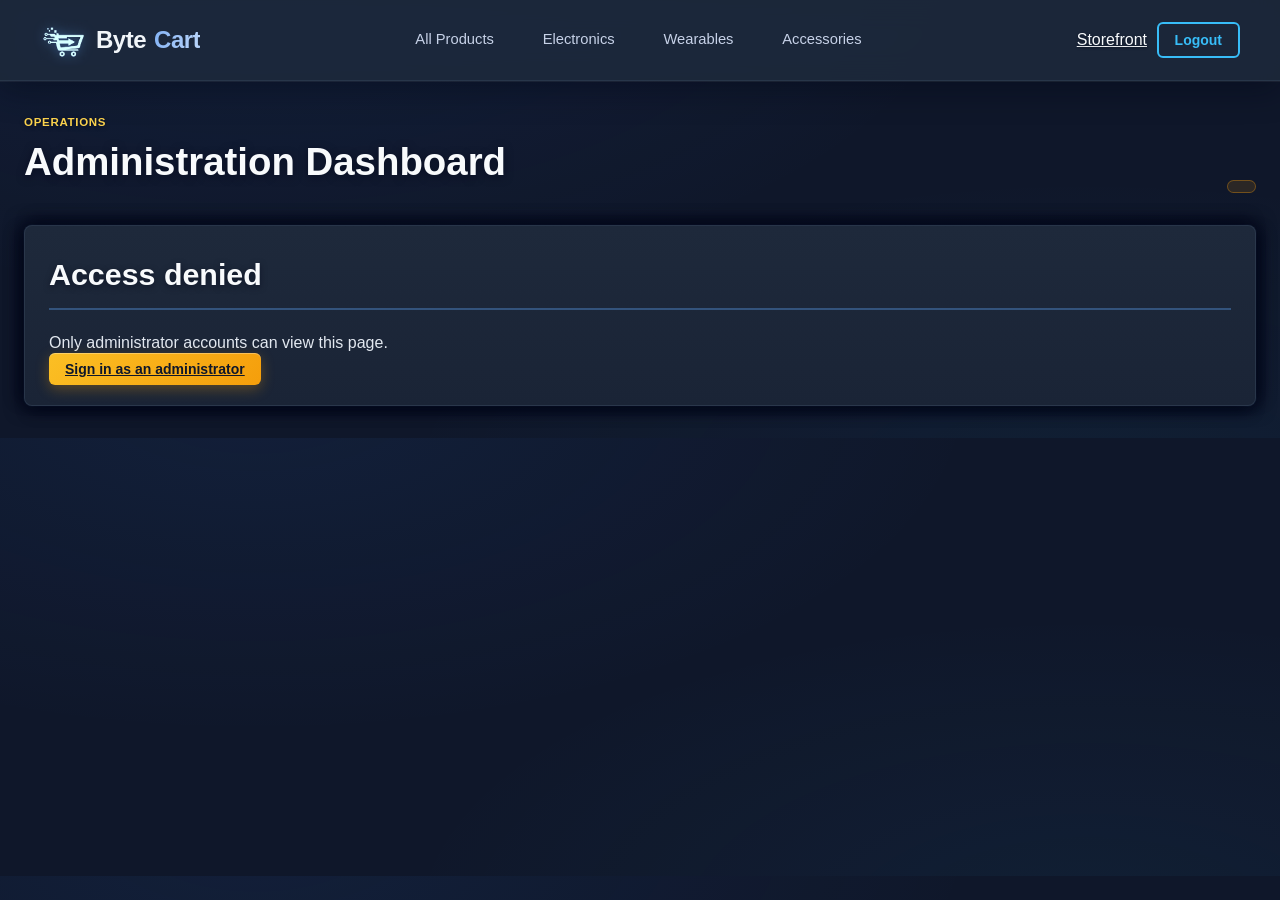
<file: admin.html>
<!DOCTYPE html>
<html lang="en">

<head>
  <meta charset="UTF-8">
  <meta name="viewport" content="width=device-width, initial-scale=1.0">
  <title>Admin Dashboard - Byte Cart</title>
  <link rel="stylesheet" href="css/styles.css?v=28">
  <style>
    .admin-header {
      display: flex;
      justify-content: space-between;
      align-items: end;
      gap: 1rem;
      margin-bottom: 2rem;
    }

     
    .admin-header h1 {
      color: #F8FAFC;
      text-shadow: 0 2px 8px rgba(2, 6, 23, 0.55);
    }

    .admin-header .product-category {
      color: #FCD34D;
      font-weight: 700;
      text-shadow: 0 1px 4px rgba(2, 6, 23, 0.6);
    }

    #adminIdentity.product-sales {
      color: #FBBF24;
      background: rgba(245, 158, 11, 0.12);
      border: 1px solid rgba(245, 158, 11, 0.35);
      padding: 0.35rem 0.85rem;
      border-radius: 999px;
      font-weight: 700;
      text-shadow: 0 1px 3px rgba(2, 6, 23, 0.5);
    }

     
    .admin-panel {
      background: linear-gradient(180deg, #1E293B, #1A2436);
      border: 1px solid rgba(51, 65, 85, 0.6);
      color: #E2E8F0;
      box-shadow:
        -6px -6px 14px rgba(2, 6, 23, 0.55),
        6px -6px 14px rgba(2, 6, 23, 0.55),
        -6px 6px 14px rgba(2, 6, 23, 0.55),
        6px 6px 14px rgba(2, 6, 23, 0.55),
        0 0 0 1px rgba(96, 165, 250, 0.08);
    }

    .admin-panel h2 {
      color: #F8FAFC;
      text-shadow: 0 2px 6px rgba(2, 6, 23, 0.5);
    }

    .nav-right a[href="index.html"],
    .nav-right a[href="index.html"]:hover {
      color: #F8FAFC !important;
      text-shadow: 0 1px 3px rgba(2, 6, 23, 0.6);
    }

    .admin-panel .product-category {
      color: #F8FAFC !important;
      font-weight: 700;
      font-size: 0.78rem;
      letter-spacing: 0.08em;
      text-transform: uppercase;
      text-shadow: 0 1px 3px rgba(2, 6, 23, 0.6);
    }

     
    .footer-team-divider {
      border: none;
      display: flex;
      align-items: center;
      gap: 1rem;
      margin: 3rem 0;
      width: 100%;
      background: none;
    }

    .footer-team-divider::before,
    .footer-team-divider::after {
      content: "";
      flex: 1;
      height: 3px;
      border-radius: 999px;
      background: linear-gradient(90deg, transparent, #60A5FA 45%, #38BDF8 55%, transparent);
      box-shadow: 0 2px 12px rgba(96, 165, 250, 0.45);
    }

    .footer-team-divider[data-label]::before {
      flex: 0 1 auto;
      height: auto;
      background: none;
      box-shadow: none;
      content: attr(data-label);
      color: #93C5FD;
      font-size: 0.8rem;
      font-weight: 700;
      text-transform: uppercase;
      letter-spacing: 0.12em;
      white-space: nowrap;
    }

     
    .admin-panel .detail-row {
      margin-bottom: 0.9rem;
    }

    .admin-panel .detail-label {
      color: #94A3B8;
      font-size: 0.75rem;
      text-transform: uppercase;
      letter-spacing: 0.05em;
      margin-bottom: 0.2rem;
    }

    .admin-panel .detail-value {
      font-size: 0.95rem;
      font-weight: 500;
      color: #F1F5F9;
      word-break: break-word;
    }

    .admin-panel .admin-table {
      color: #E2E8F0;
    }

    .admin-panel .admin-table th {
      color: #93C5FD;
    }

    .admin-panel .admin-table td {
      color: #CBD5E1;
    }

    .admin-panel .form-label {
      color: #CBD5E1;
    }

    .announcement-panel {
      background: linear-gradient(135deg, #16213A 0%, #1A2436 70%);
      border-left: 4px solid #2563eb;
    }

    .category-checkboxes {
      border: 1px solid rgba(51, 65, 85, 0.8);
      background: rgba(11, 17, 32, 0.4);
      color: #CBD5E1;
    }

     
    .admin-grid {
      display: grid;
      grid-template-columns: 1fr;
      gap: 2rem;
      align-items: start;
    }

     
    .admin-panel h2 {
      border-bottom: 2px solid rgba(96, 165, 250, 0.35);
      padding-bottom: 0.6rem;
      margin-bottom: 1.25rem;
    }

    .admin-panel {
      border-radius: .5rem;
      padding: 1.5rem;
    }

    .admin-table {
      width: 100%;
      border-collapse: collapse;
      min-width: 760px;
    }

    .admin-table th,
    .admin-table td {
      padding: .75rem;
      border-bottom: 1px solid #e5e7eb;
      text-align: left;
      vertical-align: top;
    }

    .admin-table th {
      font-size: .8rem;
      text-transform: uppercase;
      letter-spacing: .04em;
    }

    #customersState {
      color: #CBD5E1;
      min-height: 1.5rem;
    }

    #customersState[data-state="error"] {
      color: #FCA5A5;
    }

    #customerRows td {
      vertical-align: middle;
    }

    .customer-login-history {
      margin-top: 1.5rem;
      padding-top: 1.25rem;
      border-top: 1px solid rgba(148, 163, 184, 0.24);
    }

    #customerLoginHistoryState[data-state="error"] {
      color: #FCA5A5;
    }

    #customerLoginHistoryState[data-state="loading"] {
      color: #CBD5E1;
    }

    .table-scroll {
      overflow-x: auto;
    }

    .admin-product-image {
      width: 48px;
      height: 48px;
      object-fit: cover;
      border-radius: .25rem;
      background: #f1f5f9;
      padding: .25rem;
    }

    .announcement-panel {
      margin-bottom: 2rem;
    }

     
    .admin-tab-content > .admin-panel + .admin-panel,
    .admin-tab-content > section > .admin-panel + .admin-panel {
      margin-top: 2rem;
    }

    .category-checkboxes {
      display: grid;
      gap: .5rem;
      padding: .75rem;
      border-radius: .375rem;
    }

    .category-checkboxes label {
      display: flex;
      align-items: center;
      gap: .5rem;
      cursor: pointer;
    }

    @media (max-width: 800px) {
      .admin-grid,
      .site-grid {
        grid-template-columns: 1fr;
      }

      .admin-header {
        align-items: start;
        flex-direction: column;
      }
    }

     
    .site-grid {
      display: grid;
      grid-template-columns: 1fr;
      gap: 2rem;
      align-items: start;
      margin-top: 2rem;
    }

    .social-row,
    .team-edit-row {
      display: flex;
      gap: .5rem;
      margin-bottom: .5rem;
    }

    .social-row input {
      flex: 1;
    }

    .team-card-preview {
      width: 64px;
      height: 64px;
      object-fit: cover;
      border-radius: .375rem;
      background: #f1f5f9;
    }

    @media (max-width: 800px) {
      .site-grid {
        grid-template-columns: 1fr;
      }
    }

     
    main.container {
      max-width: none;
      padding: 2rem 1.5rem;
      width: 100%;
    }

     
     
    .stats-grid {
      display: grid;
      grid-template-columns: repeat(auto-fit, minmax(220px, 1fr));
      gap: 1.25rem;
      margin-bottom: 2rem;
    }

    .stat-card {
      background: linear-gradient(180deg, #1E293B, #1A2436);
      border: 1px solid rgba(51, 65, 85, 0.6);
      border-radius: 0.75rem;
      padding: 1.25rem 1.5rem;
      display: flex;
      align-items: center;
      gap: 1rem;
      box-shadow: 0 6px 18px rgba(2, 6, 23, 0.45);
      transition: transform 0.2s, border-color 0.2s;
    }

    .stat-card:hover {
      transform: translateY(-3px);
      border-color: rgba(96, 165, 250, 0.5);
    }

     
    .stat-card[data-filter] {
      cursor: pointer;
    }

    .stat-card[data-filter].filter-active {
      border-color: rgba(96, 165, 250, 0.85);
      box-shadow: 0 0 0 2px rgba(96, 165, 250, 0.35), 0 6px 18px rgba(2, 6, 23, 0.45);
      transform: translateY(-3px);
    }

     
    #productRows tr.row-low td {
      background: rgba(248, 113, 113, 0.16);
    }

    #productRows tr.row-active td {
      background: rgba(134, 239, 172, 0.12);
    }

    .filter-hint {
      display: none;
      font-size: 0.8rem;
      color: #93C5FD;
      margin-bottom: 0.5rem;
    }

    .filter-hint.show {
      display: block;
    }

    .stat-icon {
      width: 48px;
      height: 48px;
      border-radius: 0.65rem;
      display: flex;
      align-items: center;
      justify-content: center;
      font-size: 0.55rem;
      font-weight: 700;
      letter-spacing: 0.06em;
      color: rgba(241, 245, 249, 0.85);
      text-align: center;
      line-height: 1.1;
      padding: 0.35rem;
      flex-shrink: 0;
    }

    .stat-icon.revenue { background: rgba(16, 185, 129, 0.15); }
    .stat-icon.orders { background: rgba(96, 165, 250, 0.15); }
    .stat-icon.products { background: rgba(245, 158, 11, 0.15); }
    .stat-icon.stock { background: rgba(248, 113, 113, 0.15); }

    .stat-label {
      font-size: 0.72rem;
      text-transform: uppercase;
      letter-spacing: 0.08em;
      color: #94A3B8;
      font-weight: 700;
      margin-bottom: 0.2rem;
    }

    .stat-value {
      font-size: 1.35rem;
      font-weight: 800;
      color: #F8FAFC;
      line-height: 1.2;
    }

    .stat-sub {
      font-size: 0.78rem;
      color: #64748B;
      margin-top: 0.15rem;
    }

    .admin-tabs {
      display: flex;
      flex-wrap: wrap;
      gap: 0.25rem;
      border-bottom: 2px solid rgba(51, 65, 85, 0.6);
      margin-bottom: 1.5rem;
    }

    .admin-tab-btn {
      background: none;
      border: none;
      border-bottom: 3px solid transparent;
      margin-bottom: -2px;
      padding: 0.85rem 1.4rem;
      cursor: pointer;
      font-size: 0.95rem;
      font-weight: 600;
      color: #94A3B8;
      transition: color 0.25s, border-color 0.25s;
    }

    .admin-tab-btn:hover {
      color: #E2E8F0;
    }

    .admin-tab-btn.active {
      color: #60A5FA;
      border-bottom-color: #60A5FA;
    }

    .admin-tab-content {
      display: none;
      width: 100%;
    }

    .admin-tab-content.active {
      display: block;
      animation: adminTabFade 0.25s ease;
    }

    @keyframes adminTabFade {
      from { opacity: 0; transform: translateY(4px); }
      to { opacity: 1; transform: none; }
    }

    .admin-table th {
      border-bottom: 1px solid rgba(51, 65, 85, 0.6);
      color: #93C5FD;
    }

    .admin-table td {
      border-bottom: 1px solid rgba(51, 65, 85, 0.35);
    }
  </style>
  <link rel="stylesheet" href="css/transitions.css">
</head>

<body>
  <nav class="navbar">
    <div class="navbar-container">
      <a href="index.html" class="logo"><img src="assets/shopping cart image.png" alt="Byte Cart logo"><span
          class="logo-byte">Byte</span><span class="logo-cart">Cart</span></a>
      <div class="nav-center"><a href="products.html">All Products</a><a
          href="products.html?category=electronics">Electronics</a><a
          href="products.html?category=wearables">Wearables</a><a
          href="products.html?category=accessories">Accessories</a></div>
      <div class="nav-right"><a href="index.html">Storefront</a><button class="btn btn-secondary"
          onclick="handleLogout()">Logout</button></div>
    </div>
  </nav>

  <main class="container">
    <div class="admin-header">
      <div>
        <p class="product-category">Operations</p>
        <h1>Administration Dashboard</h1>
      </div><span id="adminIdentity" class="product-sales"></span>
    </div>
    <div id="accessDenied" class="admin-panel" hidden></div>
    <div id="adminContent" hidden>
       
      <div class="stats-grid" id="statsGrid"></div>
      <nav class="admin-tabs" role="tablist" aria-label="Admin sections">
        <button type="button" class="admin-tab-btn active" data-tab="tab-products" role="tab" aria-selected="true" onclick="switchAdminTab('tab-products')">Product Management</button>
        <button type="button" class="admin-tab-btn" data-tab="tab-history" role="tab" aria-selected="false" onclick="switchAdminTab('tab-history')">Product History</button>
        <button type="button" class="admin-tab-btn" data-tab="tab-announcements" role="tab" aria-selected="false" onclick="switchAdminTab('tab-announcements')">Announcements</button>
        <button type="button" class="admin-tab-btn" data-tab="tab-customers" role="tab" aria-selected="false" onclick="switchAdminTab('tab-customers')">Customers</button>
        <button type="button" class="admin-tab-btn" data-tab="tab-footer-team" role="tab" aria-selected="false" onclick="switchAdminTab('tab-footer-team')">Footer &amp; Team</button>
      </nav>

       
      <section id="tab-products" class="admin-tab-content active" role="tabpanel">
      <section class="admin-grid">
        <form id="productForm" class="admin-panel">
          <h2 id="productFormTitle">Add Product</h2>
          <input type="hidden" id="productId">
          <div class="form-group"><label class="form-label" for="productName">Product Name</label><input
              id="productName" class="form-control" required></div>
            <div class="form-group"><label class="form-label" for="productImageFile">Product Image (choose from this device)</label><input
              id="productImageFile" class="form-control" type="file" accept="image/png,image/jpeg,image/webp" required></div>





































































































































































































































































          <input id="productImage" type="hidden"><div class="form-group"><img id="productImagePreview" class="admin-product-image" alt="Product preview" hidden></div><div class="form-group"><button id="removeProductImageBtn" class="btn btn-secondary" type="button">Delete image</button></div>
          <div class="form-group"><label class="form-label" for="productPrice">Price (PHP)</label><input id="productPrice" class="form-control" type="number" min="0" step="0.01" required></div>
          <div class="form-group"><label class="form-label" for="productDiscount">Discount (%)</label><input id="productDiscount" class="form-control" type="number" min="0" max="90" value="0"><p id="discountPreview"></p></div>
          <div class="form-group"><label class="form-label" for="productStock">Stock</label><input id="productStock" class="form-control" type="number" min="0" required></div>
          <fieldset class="form-group"><legend class="form-label">Categories</legend>
            <label><input type="checkbox" name="categories" value="electronics"> Electronics</label>
            <label><input type="checkbox" name="categories" value="wearables"> Wearables</label>
            <label><input type="checkbox" name="categories" value="accessories"> Accessories</label>
          </fieldset>
          <div class="form-group"><label class="form-label" for="productDescription">Description</label><textarea id="productDescription" class="form-control" rows="4" required></textarea></div>
          <div><button class="btn btn-primary" type="submit">Save product</button> <button class="btn btn-secondary" type="button" onclick="resetProductForm()">Clear</button></div>
        </form>
        <section class="admin-panel">
          <h2>Catalog</h2>
          <div class="table-responsive"><table class="admin-table"><thead><tr><th>Product</th><th>Category</th><th>Discount</th><th>Price</th><th>Stock</th><th>Status</th><th>Actions</th></tr></thead><tbody id="productRows"></tbody></table></div>
        </section>
        <section class="admin-panel">
          <h2>Transactions</h2>
          <div class="table-responsive"><table class="admin-table"><thead><tr><th>ID</th><th>Customer</th><th>Product</th><th>Quantity</th><th>Paid</th><th>Date</th><th>Status</th></tr></thead><tbody id="transactionRows"></tbody></table></div>
        </section>
      </section>
      <section class="admin-panel">
        <h2>Bulk discount</h2>
        <div class="admin-inline-form"><label class="form-label" for="bulkDiscountScope">Category</label><select id="bulkDiscountScope" class="form-control"><option value="all">All products</option><option value="electronics">Electronics</option><option value="wearables">Wearables</option><option value="accessories">Accessories</option></select><label class="form-label" for="bulkDiscountPercent">Discount (%)</label><input id="bulkDiscountPercent" class="form-control" type="number" min="0" max="90" value="0"><button class="btn btn-primary" type="button" onclick="applyBulkDiscount()">Apply</button><button class="btn btn-secondary" type="button" onclick="clearBulkDiscount()">Clear discounts</button><span id="bulkDiscountStatus" role="status"></span></div>
      </section>
      </section>
      <section id="tab-history" class="admin-tab-content" role="tabpanel" hidden>
        <section class="admin-panel"><h2>Product activity</h2><div class="table-responsive"><table class="admin-table"><thead><tr><th>ID</th><th>Date</th><th>Action</th><th>Administrator</th><th>Details</th></tr></thead><tbody id="productHistoryRows"></tbody></table></div></section>
      </section>
      <section id="tab-customers" class="admin-tab-content" role="tabpanel" hidden>
        <section class="admin-panel">
          <div style="display:flex;justify-content:space-between;align-items:center;gap:1rem;flex-wrap:wrap;">
            <div><h2 style="margin-bottom:.35rem;">Customer directory</h2><p style="margin:0;color:#94A3B8;">Profiles are read from Supabase. Account roles are view-only.</p></div>
            <button id="refreshCustomersBtn" class="btn btn-secondary" type="button" onclick="loadCustomers()">Refresh</button>
          </div>
          <p id="customersState" role="status" aria-live="polite">Customer profiles load when you open this section.</p>
          <div class="table-responsive" id="customersTableContainer" hidden>
            <table class="admin-table">
              <thead><tr><th>Name</th><th>Email</th><th>Role</th><th>Created</th><th>Login history</th></tr></thead>
              <tbody id="customerRows"></tbody>
            </table>
          </div>
          <section id="customerLoginHistory" class="customer-login-history" aria-labelledby="customerLoginHistoryTitle" hidden>
            <div style="display:flex;justify-content:space-between;align-items:center;gap:1rem;flex-wrap:wrap;">
              <h3 id="customerLoginHistoryTitle" style="margin:0;">Customer login history</h3>
              <button id="closeCustomerLoginHistory" class="btn btn-secondary" type="button" onclick="closeCustomerLoginHistory()">Back to customers</button>
            </div>
            <p id="customerLoginHistoryState" role="status" aria-live="polite"></p>
            <div id="customerLoginHistoryTableContainer" class="table-responsive" hidden>
              <table class="admin-table">
                <thead><tr><th>Successful sign-in (local time)</th></tr></thead>
                <tbody id="customerLoginHistoryRows"></tbody>
              </table>
            </div>
          </section>
        </section>
      </section>
      <section id="tab-announcements" class="admin-tab-content" role="tabpanel" hidden>
        <section class="admin-panel"><h2>Announcements</h2>
          <form id="announcementForm">
            <input id="announcementEditId" type="hidden">
            <div class="form-group"><label class="form-label" for="announcementTitle">Title</label><input id="announcementTitle" class="form-control" required></div>
            <div class="form-group"><label class="form-label" for="announcementAudience">Audience</label><select id="announcementAudience" class="form-control"><option value="all">All Customers</option><option value="members">Gold Members</option><option value="admins">Administrators</option></select></div>
            <div class="form-group"><label class="form-label" for="settingAnnouncement">Message</label><textarea id="settingAnnouncement" class="form-control" rows="4" required></textarea></div>
            <div class="form-group"><label class="form-label" for="announcementSchedule">Schedule</label><input id="announcementSchedule" class="form-control" type="datetime-local"></div>
            <div class="form-group"><label class="form-label" for="announcementStatus">Status</label><select id="announcementStatus" class="form-control"><option value="draft">Draft</option><option value="published">Published</option></select></div>
            <div class="form-group"><label class="form-label" for="announcementMediaFile">Image or video</label><input id="announcementMediaFile" class="form-control" type="file" accept="image/png,image/jpeg,image/webp,video/mp4,video/webm"><input id="announcementMediaUrl" type="hidden"><img id="announcementMediaPreview" class="team-card-preview" alt="Announcement preview" hidden><video id="announcementMediaPreviewVideo" class="team-card-preview" controls hidden></video><div class="form-group"><button id="removeAnnouncementMediaBtn" class="btn btn-secondary" type="button" hidden>Remove image/video</button></div></div>
            <button class="btn btn-primary" type="submit">Save announcement</button> <button class="btn btn-secondary" type="button" onclick="resetAnnouncementForm()">Clear</button> <span id="announcementSaveStatus" role="status"></span>
          </form>
        </section>
        <section class="admin-panel"><h2>Saved announcements</h2><div class="table-responsive"><table class="admin-table"><thead><tr><th>Title</th><th>Audience</th><th>Schedule</th><th>Status</th><th>Actions</th></tr></thead><tbody id="announcementRows"></tbody></table></div></section>
      </section>
      <section id="tab-footer-team" class="admin-tab-content" role="tabpanel" hidden>
        <section class="admin-panel"><h2>Footer settings</h2>
          <form id="footerSettingsForm">
            <div class="form-group"><label class="form-label" for="settingBrand">Brand name</label><input id="settingBrand" class="form-control"></div>
            <div class="form-group"><label class="form-label" for="settingCopyright">Copyright text</label><input id="settingCopyright" class="form-control"></div>
            <div id="socialLinkRows"></div>
            <div class="admin-inline-form"><input id="newSocialLabel" class="form-control" placeholder="Social label"><input id="newSocialUrl" class="form-control" type="url" placeholder="https://"><button class="btn btn-secondary" type="button" onclick="addSocialLink()">Add link</button></div>
            <button class="btn btn-primary" type="submit">Save footer</button> <span id="footerSaveStatus" role="status"></span> <span id="socialSaveStatus" role="status"></span>
          </form>
        </section>
        <hr class="footer-team-divider">
        <section class="admin-panel" id="teamSection"><h2>Team members</h2>
          <form id="teamForm">
            <input id="teamMemberId" type="hidden">
            <h3 id="teamFormTitle">Add team member</h3>
            <div class="form-group"><label class="form-label" for="teamName">Name</label><input id="teamName" class="form-control" required></div>
            <div class="form-group"><label class="form-label" for="teamRole">Role</label><input id="teamRole" class="form-control" required></div>
            <div class="form-group"><label class="form-label" for="teamBio">Bio</label><textarea id="teamBio" class="form-control" rows="3"></textarea></div>
            <div class="form-group"><label class="form-label" for="teamImageFile">Photo</label><input id="teamImageFile" class="form-control" type="file" accept="image/png,image/jpeg,image/webp"><input id="teamImageUrl" type="hidden"><img id="teamImagePreview" class="team-card-preview" alt="Team member preview" hidden><div class="form-group"><button id="removeTeamImageBtn" class="btn btn-secondary" type="button" hidden>Remove photo</button></div>
            <div class="form-group"><label class="form-label" for="teamSort">Display order</label><input id="teamSort" class="form-control" type="number" min="1"></div>
            <button class="btn btn-primary" type="submit">Save team member</button> <button class="btn btn-secondary" type="button" onclick="resetTeamForm()">Clear</button> <span id="teamSaveStatus" role="status"></span>
          </form>
        </section>
        <section class="admin-panel"><h2>Team directory</h2><div class="table-responsive"><table class="admin-table"><thead><tr><th>Photo</th><th>Name</th><th>Role</th><th>Bio</th><th>Order</th><th>Actions</th></tr></thead><tbody id="teamRows"></tbody></table></div></section>
      </section>
    </div>
  </main>
  <script src="js/database.js?v=8"></script>
  <script src="data/products.js"></script>
  <script src="js/auth.js?v=3"></script>
  <script src="js/cart.js?v=8"></script>
  <script src="js/app.js?v=20"></script>
  <script src="js/site.js?v=6"></script>
  <script>
    const fallbackImage = "assets/default-tech-placeholder.svg";
    const peso = amount => `₱${Number(amount || 0).toLocaleString("en-PH", { minimumFractionDigits: 2, maximumFractionDigits: 2 })}`;

    function switchAdminTab(tabId) {
      document.querySelectorAll(".admin-tab-content").forEach(section => section.classList.toggle("active", section.id === tabId));
      document.querySelectorAll(".admin-tab-btn").forEach(btn => {
        const isActive = btn.dataset.tab === tabId;
        btn.classList.toggle("active", isActive);
        btn.setAttribute("aria-selected", isActive ? "true" : "false");
      });
      if (tabId === "tab-customers") loadCustomers();
    }

     
    const HISTORY_KEY = "byte_cart_product_history";
    function loadProductHistory() { try { return JSON.parse(localStorage.getItem(HISTORY_KEY) || "[]"); } catch { return []; } }
    function persistProductHistory(entries) { try { localStorage.setItem(HISTORY_KEY, JSON.stringify(entries.slice(0, 200))); } catch { } }
    function logProductActivity(action, details) {
      const entries = loadProductHistory();
      entries.push({
        logId: entries.reduce((max, row) => Math.max(max, Number(row.logId) || 0), 0) + 1,
        timestamp: new Date().toISOString(),
        action,
        admin: (authManager.getCurrentUser() || {}).email || "system",
        details
      });
      persistProductHistory(entries);
      renderProductHistory();
    }
    function renderProductHistory() {
      const tbody = document.getElementById("productHistoryRows");
      if (!tbody) return;
      tbody.innerHTML = loadProductHistory().slice().reverse().map(entry => `
        <tr><td>#${entry.logId}</td><td>${new Date(entry.timestamp).toLocaleString()}</td><td>${entry.action}</td><td>${entry.admin}</td><td>${entry.details}</td></tr>
      `).join("") || '<tr><td colspan="5">No product activity yet. Actions like adding, editing, or archiving products will appear here.</td></tr>';
    }
    function renderAdminStats() {
      const products = database.getProducts();
      const transactions = database.getTransactions();
      const orders = cartManager.getAllOrders();
      const revenue = transactions.reduce((sum, t) => sum + Number(t.price_paid || 0), 0);
      const lowStock = products.filter(p => p.active !== false && Number(p.stock) <= 5);
      const cards = [
        { icon: "₱", cls: "revenue", label: "Total Revenue", value: peso(revenue), sub: `${transactions.length} transaction${transactions.length !== 1 ? "s" : ""}` },
        { icon: "ORDERS", cls: "orders", label: "Total Orders", value: orders.length, sub: `${orders.filter(o => o.status === "completed").length} completed` },
        { icon: "PRODUCTS", cls: "products", label: "Active Products", value: products.filter(p => p.active !== false).length, sub: `${products.length} total in catalog`, filter: "active", hint: "Highlighting products with stock on hand — click again to clear." },
        { icon: "STOCK", cls: "stock", label: "Low Stock Alerts", value: lowStock.length, sub: lowStock.length ? lowStock.slice(0, 2).map(p => p.name).join(", ") + (lowStock.length > 2 ? "..." : "") : "All stocks healthy", filter: "low", hint: "Highlighting low stock products (5 or fewer) — click again to clear." }
      ];
      document.getElementById("statsGrid").innerHTML = cards.map(card => `
        <div class="stat-card ${stockFilter === card.filter ? "filter-active" : ""}" ${card.filter ? `data-filter="${card.filter}" onclick="toggleStockFilter('${card.filter}')"` : ""}>
          <div class="stat-icon ${card.cls}">${card.icon}</div>
          <div>
            <div class="stat-label">${card.label}</div>
            <div class="stat-value">${card.value}</div>
            <div class="stat-sub">${card.sub}</div>
          </div>
        </div>
      `).join("");
    }


    let stockFilter = null;

    function toggleStockFilter(mode) {
      stockFilter = stockFilter === mode ? null : mode;
      renderAdminStats();
      renderAdmin();
      const hint = document.getElementById("filterHint");
      if (hint) {
        hint.textContent = stockFilter === "low"
          ? "Low stock: highlighting products with 5 or fewer units. Click the Low Stock Alerts card again to clear."
          : stockFilter === "active"
            ? "In stock: highlighting products with units available. Click the Active Products card again to clear."
            : "";
        hint.classList.toggle("show", !!stockFilter);
      }
    }

    function renderAdmin() {
      const products = database.getProducts();
      document.getElementById("productRows").innerHTML = products.map(product => `
        <tr class="${stockFilter === "low" && Number(product.stock) <= 5 && product.active !== false ? "row-low" : stockFilter === "active" && Number(product.stock) > 0 && product.active !== false ? "row-active" : ""}"><td><div style="display:flex;gap:.75rem;align-items:center"><img class="admin-product-image" src="${product.image_url || fallbackImage}" alt=""><span>${product.name}</span></div></td><td>${product.categories.map(category => category.charAt(0).toUpperCase() + category.slice(1)).join(", ")}</td><td>${product.discount_percent > 0 ? `<span style="color:#FCD34D">${Number(product.discount_percent)}% OFF</span><br><small style="color:#94A3B8">${peso((product.price_php || product.price) * (1 - product.discount_percent / 100))}</small>` : "—"}</td><td>${peso(product.price_php || product.price)}</td><td>${product.stock}</td><td>${product.active === false ? "<span style='color:#FCA5A5'>Archived</span>" : "<span style='color:#86EFAC'>Active</span>"}</td><td><button class="btn btn-secondary" onclick="editProduct(${product.id})">Edit</button> <button class="btn" style="color:#dc2626" onclick="deleteProduct(${product.id})">Delete</button> <button class="btn" onclick="archiveProduct(${product.id})">${product.active === false ? "Restore" : "Archive"}</button></td></tr>
      `).join("") || '<tr><td colspan="7">No products found.</td></tr>';
      const users = database.read("users");
      document.getElementById("transactionRows").innerHTML = database.getTransactions().slice().reverse().map(transaction => {
        const user = users.find(row => String(row.id) === String(transaction.user_id));
        return `<tr><td>#${transaction.id}</td><td>${user ? `${user.firstName || ""} ${user.lastName || ""}`.trim() || user.email : "Unknown"}<br><small>${user ? user.email : ""}</small></td><td>${transaction.product_name || (products.find(row => row.id === transaction.product_id) || {}).name || "Unknown"}</td><td>${transaction.quantity}</td><td>${peso(transaction.price_paid)}</td><td>${new Date(transaction.transaction_date).toLocaleString()}</td><td>${transaction.status}</td></tr>`;
      }).join("") || '<tr><td colspan="7">No transactions yet.</td></tr>';
      renderAdminStats();
    }
    function setCustomerState(message, state) {
      const status = document.getElementById("customersState");
      status.textContent = message;
      status.dataset.state = state;
    }
    let customerLoginHistoryRequest = 0;
    let activeLoginHistoryButton = null;
    function setCustomerLoginHistoryState(message, state) {
      const status = document.getElementById("customerLoginHistoryState");
      status.textContent = message;
      status.dataset.state = state;
    }
    function closeCustomerLoginHistory() {
      customerLoginHistoryRequest += 1;
      document.getElementById("customerLoginHistory").hidden = true;
      document.getElementById("customerLoginHistoryRows").replaceChildren();
      if (activeLoginHistoryButton?.isConnected) activeLoginHistoryButton.focus();
      activeLoginHistoryButton = null;
    }
    async function loadCustomerLoginHistory(profile, button) {
      const panel = document.getElementById("customerLoginHistory");
      const container = document.getElementById("customerLoginHistoryTableContainer");
      const tbody = document.getElementById("customerLoginHistoryRows");
      const requestId = ++customerLoginHistoryRequest;
      activeLoginHistoryButton = button;
      document.getElementById("customerLoginHistoryTitle").textContent =
        `Login history — ${[profile.first_name, profile.last_name].filter(Boolean).join(" ").trim() || profile.email || "Customer"}`;
      tbody.replaceChildren();
      container.hidden = true;
      panel.hidden = false;
      setCustomerLoginHistoryState("Loading login history…", "loading");

      try {
        const events = await database.fetchAPI("get_login_events", { query: { userId: profile.id } });
        if (requestId !== customerLoginHistoryRequest) return;
        if (!Array.isArray(events)) throw new Error("Supabase returned an invalid login-history response.");
        if (events.length === 0) {
          setCustomerLoginHistoryState("No successful logins recorded yet.", "empty");
          return;
        }

        events.forEach(event => {
          const row = document.createElement("tr");
          const timestamp = document.createElement("td");
          const date = new Date(event.created_at);
          timestamp.textContent = Number.isNaN(date.getTime()) ? "—" : date.toLocaleString();
          row.append(timestamp);
          tbody.append(row);
        });
        setCustomerLoginHistoryState(
          events.length === 50 ? "Showing the latest 50 successful logins; older events may not be shown." : `${events.length} successful login${events.length === 1 ? "" : "s"}.`,
          "loaded"
        );
        container.hidden = false;
      } catch (error) {
        if (requestId !== customerLoginHistoryRequest) return;
        setCustomerLoginHistoryState(`Could not load login history: ${error.message}`, "error");
      }
    }
    async function loadCustomers() {
      const button = document.getElementById("refreshCustomersBtn");
      const container = document.getElementById("customersTableContainer");
      const tbody = document.getElementById("customerRows");
      button.disabled = true;
      container.hidden = true;
      tbody.replaceChildren();
      setCustomerState("Loading customer profiles…", "loading");

      try {
        const profiles = await database.fetchAPI("get_users");
        if (!Array.isArray(profiles) || profiles.length === 0) {
          setCustomerState("No customer profiles found.", "empty");
          return;
        }

        profiles.forEach(profile => {
          const row = document.createElement("tr");
          const name = document.createElement("td");
          const email = document.createElement("td");
          const role = document.createElement("td");
          const created = document.createElement("td");
          const history = document.createElement("td");
          const historyButton = document.createElement("button");
          historyButton.type = "button";
          historyButton.className = "btn btn-secondary";
          historyButton.textContent = "View login history";
          historyButton.addEventListener("click", () => loadCustomerLoginHistory(profile, historyButton));
          const fullName = [profile.first_name, profile.last_name].filter(Boolean).join(" ").trim();
          const date = new Date(profile.created_at);

          name.textContent = fullName || "—";
          email.textContent = profile.email || "—";
          role.textContent = profile.role === "admin" ? "Administrator" : "User";
          created.textContent = Number.isNaN(date.getTime())
            ? "—"
            : date.toLocaleDateString(undefined, { year: "numeric", month: "short", day: "numeric" });
          history.append(historyButton);
          row.append(name, email, role, created, history);
          tbody.append(row);
        });
        setCustomerState(`${profiles.length} profile${profiles.length === 1 ? "" : "s"}`, "loaded");
        container.hidden = false;
      } catch (error) {
        setCustomerState(`Could not load customer profiles: ${error.message}`, "error");
      } finally {
        button.disabled = false;
      }
    }
    async function uploadImageFile(file, urlInputId, previewId) {
      if (!file) return null;
      const isVideo = file.type.startsWith("video/");
      const maxSize = isVideo ? 50 * 1024 * 1024 : 2 * 1024 * 1024;
      if (file.size > maxSize) { alert(isVideo ? "Please choose a video under 50 MB." : "Please choose an image under 2 MB."); return null; }
      try {
        const result = await database.uploadFile(file);
        const urlInput = document.getElementById(urlInputId);
        urlInput.value = result.url;
        const preview = document.getElementById(previewId);
        preview.src = result.url; preview.hidden = false;
        return result.url;
      } catch (error) {
        alert("Upload failed: " + error.message);
        return null;
      }
    }

    document.getElementById("productImageFile").addEventListener("change", event => {
      uploadImageFile(event.target.files[0], "productImage", "productImagePreview").then(() => updateRemoveImageBtn());
    });
    function updateProductImagePreview() {
      const value = document.getElementById("productImage").value;
      const preview = document.getElementById("productImagePreview");
      if (value) { preview.src = value; preview.hidden = false; } else preview.hidden = true;
      updateRemoveImageBtn();
    }
    function updateRemoveImageBtn() {

      const value = document.getElementById("productImage").value;
      document.getElementById("removeProductImageBtn").hidden = !value || value === fallbackImage;
    }
    function removeProductImage() {
      document.getElementById("productImage").value = "";
      document.getElementById("productImageFile").value = "";
      updateProductImagePreview();
    }
    document.getElementById("removeProductImageBtn").addEventListener("click", removeProductImage);
    function resetProductForm() { document.getElementById("productForm").reset(); document.getElementById("productId").value = ""; document.getElementById("productImageFile").required = true; document.getElementById("productFormTitle").textContent = "Add Product"; const preview = document.getElementById("productImagePreview"); preview.hidden = true; preview.src = ""; document.getElementById("productImage").value = ""; document.getElementById("productImageFile").value = ""; updateRemoveImageBtn(); document.getElementById("discountPreview").textContent = ""; }
    function updateDiscountPreview() {
      const price = Number(document.getElementById("productPrice").value) || 0;
      const percent = Number(document.getElementById("productDiscount").value) || 0;
      const el = document.getElementById("discountPreview");
      el.textContent = price > 0 && percent > 0 ? `Discounted price: ${peso(price * (1 - percent / 100))} (was ${peso(price)})` : "";
    }
    function getSelectedCategories() { return [...document.querySelectorAll('input[name="categories"]:checked')].map(input => input.value); }
    function editProduct(id) { const product = database.getProducts().find(row => Number(row.id) === Number(id)); if (!product) return; document.getElementById("productId").value = product.id; document.getElementById("productName").value = product.name; document.getElementById("productImage").value = product.image_url || ""; document.getElementById("productImageFile").required = false; updateProductImagePreview(); document.getElementById("productPrice").value = product.price_php || product.price; document.getElementById("productDiscount").value = product.discount_percent || 0; updateDiscountPreview(); document.getElementById("productStock").value = product.stock; document.querySelectorAll('input[name="categories"]').forEach(input => { input.checked = product.categories.includes(input.value); }); document.getElementById("productDescription").value = product.description; document.getElementById("productFormTitle").textContent = "Edit Product"; switchAdminTab("tab-products"); window.scrollTo({ top: 0, behavior: "smooth" }); }
    async function archiveProduct(id) {
      const product = database.getProducts().find(row => Number(row.id) === Number(id));
      if (!product) return;
      const makeActive = product.active === false;
      if (!confirm(makeActive ? "Restore this product to Active?" : "Archive (deactivate) this product?")) return;
      try {
        await database.fetchAPI("update_product", { method: "POST", body: { ...product, id: Number(product.id), active: makeActive } });
        await database.syncAll();
        logProductActivity(makeActive ? "Product Restored" : "Product Archived", product.name);
        renderAdmin();
      } catch (error) {
        alert("Archive failed: " + error.message);
      }
    }
    async function applyBulkDiscount(percentOverride) {
      const scope = document.getElementById("bulkDiscountScope").value;
      const percent = percentOverride !== undefined ? percentOverride : Math.max(0, Math.min(90, Number(document.getElementById("bulkDiscountPercent").value) || 0));
      const scopeLabel = scope === "all" ? "ALL products" : `products in "${scope}"`;
      if (!confirm(percent > 0
        ? `Apply ${percent}% discount to ${scopeLabel}? Existing discounts in that scope will be replaced.`
        : `Remove all discounts from ${scopeLabel}?`)) return;
      const status = document.getElementById("bulkDiscountStatus");
      try {
        const result = await database.fetchAPI("bulk_discount", { method: "POST", body: { scope, percent } });
        await database.syncAll();
        logProductActivity(percent > 0 ? "Bulk Discount Applied" : "Bulk Discounts Removed", `${percent}% on ${scopeLabel} — ${result.updated} product(s) updated`);
        renderAdmin();
        status.textContent = `Done — ${result.updated} product(s) updated.`;
        setTimeout(() => status.textContent = "", 3000);
      } catch (error) {
        status.style.color = "#FCA5A5";
        status.textContent = "Error: " + error.message;
        setTimeout(() => status.textContent = "", 3000);
      }
    }
    function clearBulkDiscount() { applyBulkDiscount(0); }
    async function deleteProduct(id) {
      if (!confirm("Delete this product?")) return;
      const doomed = database.getProducts().find(row => Number(row.id) === Number(id));
      try {
        await database.fetchAPI("delete_product", { method: "POST", query: { id } });
        await database.syncAll();
        if (doomed) logProductActivity("Product Deleted", doomed.name);
        renderAdmin();
      } catch (error) {
        alert("Delete failed: " + error.message);
      }
    }
    document.addEventListener("DOMContentLoaded", () => {
      if (!authManager.isAdmin()) { document.getElementById("accessDenied").hidden = false; document.getElementById("accessDenied").innerHTML = '<h2>Access denied</h2><p>Only administrator accounts can view this page.</p><a class="btn btn-primary" href="login.html?redirect=admin.html">Sign in as an administrator</a>'; return; }
      document.getElementById("adminContent").hidden = false; document.getElementById("adminIdentity").textContent = authManager.getCurrentUser().email; renderAdmin();
      document.getElementById("productForm").addEventListener("submit", async event => {
        event.preventDefault();
        const id = Number(document.getElementById("productId").value);
        const rows = database.getProducts();
        const categories = getSelectedCategories();
        if (!categories.length) { alert("Select at least one category."); return; }
        const imageUrl = document.getElementById("productImage").value.trim();
        if (!imageUrl) { alert("Upload a product image from this device first."); return; }

        if (rows.length >= 200) { alert("Product limit reached — the maximum of 200 products has been exceeded. Delete some products before adding new ones."); return; }
        const existing = rows.find(row => Number(row.id) === id);
        const product = {
          id,
          name: document.getElementById("productName").value.trim(),
          image_url: imageUrl,

          price_php: Number(document.getElementById("productPrice").value),
          discount_percent: Math.max(0, Math.min(90, Number(document.getElementById("productDiscount").value) || 0)),
          stock: Number(document.getElementById("productStock").value),
          description: document.getElementById("productDescription").value.trim(),
          categories,
          active: existing ? existing.active !== false : true
        };
        try {
          await database.fetchAPI(id ? "update_product" : "create_product", { method: "POST", body: product });
          await database.syncAll();
          logProductActivity(id ? "Product Updated" : "Product Added", `${product.name} — ${product.categories.join(", ")} — ${peso(product.price_php)} — Stock: ${product.stock}`);
          if (existing) {
            const oldPrice = Number(existing.price_php || existing.price);
            const oldStock = Number(existing.stock);
            const oldDiscount = Number(existing.discount_percent) || 0;
            if (oldDiscount !== product.discount_percent) logProductActivity("Discount Changed", `${product.name} — ${oldDiscount}% → ${product.discount_percent}%`);
            if (oldPrice !== product.price_php) logProductActivity("Price Changed", `${product.name} — ${peso(oldPrice)} → ${peso(product.price_php)}`);
            if (oldStock !== product.stock) logProductActivity("Stock Updated", `${product.name} — ${oldStock} → ${product.stock}`);
          }
          resetProductForm();
          renderAdmin();
        } catch (error) {
          alert("Save failed: " + error.message);
        }
      });
    });
    window.addEventListener("databaseUpdated", renderAdmin);

    const socialStatus = msg => { const el = document.getElementById("socialSaveStatus"); el.textContent = msg; setTimeout(() => el.textContent = "", 2500); };

    async function loadSiteSettingsUI() {
      await siteSettings.loadSettings();
      const settings = siteSettings.getSettings();
      document.getElementById("settingBrand").value = settings.brand_name;
      document.getElementById("settingAnnouncement").value = settings.announcement_text;
      document.getElementById("settingCopyright").value = settings.copyright_text;
      renderSocialRows();
      loadAnnouncements();
      await loadTeamUI();
    }

    let socialLinks = [];
    function renderSocialRows() {
      const savedLinks = siteSettings.getSettings().social_links;
      socialLinks = Array.isArray(savedLinks) ? savedLinks : [];
      const container = document.getElementById("socialLinkRows");
      const fragment = document.createDocumentFragment();

      socialLinks.forEach((link, index) => {
        const row = document.createElement("div");
        row.className = "social-row";

        const labelInput = document.createElement("input");
        labelInput.className = "form-control";
        labelInput.value = String(link?.label ?? "");
        labelInput.placeholder = "Label";
        labelInput.addEventListener("change", () => updateSocialLink(index, "label", labelInput.value));

        const urlInput = document.createElement("input");
        urlInput.className = "form-control";
        urlInput.value = String(link?.url ?? "");
        urlInput.placeholder = "URL";
        urlInput.addEventListener("change", () => updateSocialLink(index, "url", urlInput.value));

        const deleteButton = document.createElement("button");
        deleteButton.className = "btn";
        deleteButton.style.color = "#dc2626";
        deleteButton.type = "button";
        deleteButton.textContent = "Delete";
        deleteButton.addEventListener("click", () => removeSocialLink(index));

        row.append(labelInput, urlInput, deleteButton);
        fragment.appendChild(row);
      });

      if (!socialLinks.length) {
        const emptyState = document.createElement("p");
        emptyState.style.color = "#6b7280";
        emptyState.textContent = "No social links yet.";
        fragment.appendChild(emptyState);
      }

      container.replaceChildren(fragment);
    }
    async function persistSocialLinks() {
      const result = await siteSettings.saveSetting("social_links", socialLinks);
      socialStatus(result.success ? "Saved" : "Error: " + result.error);
    }
    async function updateSocialLink(index, field, value) { socialLinks[index][field] = value.trim(); await persistSocialLinks(); }
    async function removeSocialLink(index) { socialLinks.splice(index, 1); renderSocialRows(); await persistSocialLinks(); }
    async function addSocialLink() {
      const label = document.getElementById("newSocialLabel").value.trim();
      const url = document.getElementById("newSocialUrl").value.trim();
      if (!label || !url) { alert("Enter both a label and a URL."); return; }
      socialLinks.push({ label, url });
      document.getElementById("newSocialLabel").value = ""; document.getElementById("newSocialUrl").value = "";
      renderSocialRows(); await persistSocialLinks();
    }

    document.getElementById("footerSettingsForm").addEventListener("submit", async event => {
      event.preventDefault();
      const brand = document.getElementById("settingBrand").value.trim();
      const copyright = document.getElementById("settingCopyright").value.trim();
      const result = await siteSettings.saveSettings({ brand_name: brand, copyright_text: copyright });
      const status = document.getElementById("footerSaveStatus");
      status.textContent = result.success ? "Saved" : "Error: " + result.error;
      setTimeout(() => status.textContent = "", 2500);
    });

     
    const ANNOUNCEMENTS_KEY = "byte_cart_announcements";
    let announcements = [];
    const audienceLabel = value => ({ all: "All Customers", members: "Gold Members", admins: "Administrators" }[value] || value);
    function loadAnnouncements() { try { announcements = JSON.parse(localStorage.getItem(ANNOUNCEMENTS_KEY) || "[]"); } catch { announcements = []; } renderAnnouncementRows(); }
    function persistAnnouncements() { try { localStorage.setItem(ANNOUNCEMENTS_KEY, JSON.stringify(announcements)); } catch { } }
    function renderAnnouncementRows() {
      const tbody = document.getElementById("announcementRows");
      if (!tbody) return;
      tbody.innerHTML = announcements.slice().reverse().map(post => `
        <tr><td style="font-weight:600; color:#F1F5F9;">${post.title}${post.media_url ? ` <span style="background:rgba(96,165,250,.15); color:#93C5FD; border:1px solid rgba(96,165,250,.35); padding:.1rem .5rem; border-radius:9999px; font-size:.7rem; font-weight:700;">${post.media_type === "video" ? "VIDEO" : "IMAGE"}</span>` : ""}</td><td>${audienceLabel(post.audience)}</td><td>${post.schedule || "—"}</td>
        <td><span style="background:${post.status === "published" ? "rgba(34,197,94,.18); color:#86EFAC" : "rgba(245,158,11,.18); color:#FCD34D"}; padding:.2rem .6rem; border-radius:9999px; font-size:.75rem; font-weight:600;">${post.status.charAt(0).toUpperCase() + post.status.slice(1)}</span></td>
        <td><button class="btn btn-secondary" onclick="editAnnouncement(${post.id})">Edit</button> <button class="btn" style="color:#dc2626" onclick="deleteAnnouncement(${post.id})">Delete</button></td></tr>
      `).join("") || '<tr><td colspan="5">No announcements yet. Create one above.</td></tr>';
    }
    function updateAnnouncementMediaBtn() {
      document.getElementById("removeAnnouncementMediaBtn").hidden = !document.getElementById("announcementMediaUrl").value;
    }
    function removeAnnouncementMedia() {
      const mediaUrl = document.getElementById("announcementMediaUrl");
      mediaUrl.value = "";
      mediaUrl.dispatchEvent(new Event("input"));
      document.getElementById("announcementMediaFile").value = "";
      updateAnnouncementMediaBtn();
    }
    document.getElementById("removeAnnouncementMediaBtn").addEventListener("click", removeAnnouncementMedia);
    function resetAnnouncementForm() {
      document.getElementById("announcementForm").reset();
      document.getElementById("announcementEditId").value = "";
      document.getElementById("announcementMediaUrl").value = "";
      document.getElementById("announcementMediaPreview").hidden = true;
      document.getElementById("announcementMediaPreview").src = "";
      document.getElementById("announcementMediaPreviewVideo").hidden = true;
      document.getElementById("announcementMediaPreviewVideo").src = "";
      updateAnnouncementMediaBtn();
    }
    function editAnnouncement(id) {
      const post = announcements.find(row => Number(row.id) === Number(id));
      if (!post) return;
      document.getElementById("announcementEditId").value = post.id;
      document.getElementById("announcementTitle").value = post.title;
      document.getElementById("announcementAudience").value = post.audience;
      document.getElementById("settingAnnouncement").value = post.content;
      document.getElementById("announcementSchedule").value = post.schedule || "";
      document.getElementById("announcementStatus").value = post.status;
      document.getElementById("announcementMediaUrl").value = post.media_url || "";
      const imgPreview = document.getElementById("announcementMediaPreview");
      const videoPreview = document.getElementById("announcementMediaPreviewVideo");
      if (post.media_url && (post.media_type === "video" || /\.(mp4|webm)(\?|$)/i.test(post.media_url))) {
        videoPreview.src = post.media_url; videoPreview.hidden = false; imgPreview.hidden = true;
      } else if (post.media_url) {
        imgPreview.src = post.media_url; imgPreview.hidden = false; videoPreview.hidden = true;
      } else {
        imgPreview.hidden = true; videoPreview.hidden = true;
      }
      updateAnnouncementMediaBtn();
      switchAdminTab("tab-announcements");
    }
    document.getElementById("announcementMediaFile").addEventListener("change", async event => {
      const file = event.target.files[0];
      if (!file) return;
      const isVideo = file.type.startsWith("video/");
      if (isVideo && file.size > 50 * 1024 * 1024) { alert("Please choose a video under 50 MB."); return; }
      try {
        const result = await database.uploadFile(file);
        document.getElementById("announcementMediaUrl").value = result.url;
        const imgPreview = document.getElementById("announcementMediaPreview");
        const videoPreview = document.getElementById("announcementMediaPreviewVideo");
        if (isVideo) { videoPreview.src = result.url; videoPreview.hidden = false; imgPreview.hidden = true; }
        else { imgPreview.src = result.url; imgPreview.hidden = false; videoPreview.hidden = true; }
        updateAnnouncementMediaBtn();
      } catch (error) {
        alert("Upload failed: " + error.message);
      }
    });
    document.getElementById("announcementMediaUrl").addEventListener("input", event => {
      const url = event.target.value.trim();
      const imgPreview = document.getElementById("announcementMediaPreview");
      const videoPreview = document.getElementById("announcementMediaPreviewVideo");
      if (!url) { imgPreview.hidden = true; videoPreview.hidden = true; updateAnnouncementMediaBtn(); return; }
      if (/\.(mp4|webm)(\?|$)/i.test(url)) { videoPreview.src = url; videoPreview.hidden = false; imgPreview.hidden = true; }
      else { imgPreview.src = url; imgPreview.hidden = false; videoPreview.hidden = true; }
      updateAnnouncementMediaBtn();
    });
    async function deleteAnnouncement(id) {
      if (!confirm("Delete this announcement?")) return;
      announcements = announcements.filter(row => Number(row.id) !== Number(id));
      persistAnnouncements();
      renderAnnouncementRows();
    }
    document.getElementById("announcementForm").addEventListener("submit", async event => {
      event.preventDefault();
      const status = document.getElementById("announcementSaveStatus");
      const editId = Number(document.getElementById("announcementEditId").value);
      const mediaUrl = document.getElementById("announcementMediaUrl").value.trim();
      const post = {
        id: editId || announcements.reduce((max, row) => Math.max(max, Number(row.id) || 0), 0) + 1,
        title: document.getElementById("announcementTitle").value.trim(),
        audience: document.getElementById("announcementAudience").value,
        content: document.getElementById("settingAnnouncement").value.trim(),
        schedule: document.getElementById("announcementSchedule").value,
        status: document.getElementById("announcementStatus").value,
        media_url: mediaUrl,
        media_type: mediaUrl && (/\.(mp4|webm)(\?|$)/i.test(mediaUrl) ? "video" : "image"),
        created_at: new Date().toISOString()
      };
      if (editId) announcements = announcements.map(row => Number(row.id) === editId ? post : row);
      else announcements.push(post);
      persistAnnouncements();
      renderAnnouncementRows();

      if (post.status === "published") {
        const result = await siteSettings.saveSettings({
          announcement_text: post.content,
          announcement_media_url: post.media_url,
          announcement_media_type: post.media_type || ""
        });
        siteSettings.renderAnnouncement();
        if (!result.success) { status.textContent = "Error: " + result.error; status.style.color = "#FCA5A5"; return; }
      }
      status.textContent = post.status === "published" ? "Announcement published" : "Draft saved";
      status.style.color = "#86EFAC";
      setTimeout(() => status.textContent = "", 2500);
      resetAnnouncementForm();
    });

    let teamMembers = [];
    async function loadTeamUI() {
      teamMembers = await siteSettings.loadTeam();
      renderTeamRows();
    }
    function renderTeamRows() {
      document.getElementById("teamRows").innerHTML = teamMembers.map(member => `
        <tr>
          <td><img class="team-card-preview" src="${member.image_url || "assets/default-tech-placeholder.svg"}" alt=""></td>
          <td>${member.name}</td><td>${member.role}</td><td>${member.bio}</td><td>${member.sort_order ?? "—"}</td>
          <td><button class="btn btn-secondary" onclick="editTeamMember(${member.id})">Edit</button>
          <button class="btn" style="color:#dc2626" onclick="deleteTeamMember(${member.id})">Delete</button></td>
        </tr>`).join("") || '<tr><td colspan="6">No team members yet.</td></tr>';
    }
    function resetTeamForm() {
      document.getElementById("teamForm").reset();
      document.getElementById("teamMemberId").value = "";
      document.getElementById("teamFormTitle").textContent = "Add Team Member";
      const preview = document.getElementById("teamImagePreview"); preview.hidden = true; preview.src = "";
      updateTeamImageBtn();
    }
    function editTeamMember(id) {
      const member = teamMembers.find(row => row.id === id); if (!member) return;
      document.getElementById("teamMemberId").value = member.id;
      document.getElementById("teamName").value = member.name;
      document.getElementById("teamRole").value = member.role;
      document.getElementById("teamBio").value = member.bio;
      document.getElementById("teamImageUrl").value = member.image_url || "";
      document.getElementById("teamSort").value = member.sort_order ?? "";
      document.getElementById("teamFormTitle").textContent = "Edit Team Member";
      const preview = document.getElementById("teamImagePreview");
      if (member.image_url) { preview.src = member.image_url; preview.hidden = false; }
      updateTeamImageBtn();
      window.scrollTo({ top: document.getElementById("teamSection").offsetTop, behavior: "smooth" });
    }
    function updateTeamImageBtn() {
      document.getElementById("removeTeamImageBtn").hidden = !document.getElementById("teamImageUrl").value;
    }
    function removeTeamImage() {
      const urlInput = document.getElementById("teamImageUrl");
      urlInput.value = "";
      urlInput.dispatchEvent(new Event("input"));
      document.getElementById("teamImageFile").value = "";
      updateTeamImageBtn();
    }
    document.getElementById("removeTeamImageBtn").addEventListener("click", removeTeamImage);
    async function deleteTeamMember(id) {
      if (!confirm("Delete this team member?")) return;
      const result = await siteSettings.deleteTeamMember(id);
      if (!result.success) { alert("Delete failed: " + result.error); return; }
      await loadTeamUI();
    }
      document.getElementById("teamImageFile").addEventListener("change", event => {
      uploadImageFile(event.target.files[0], "teamImageUrl", "teamImagePreview").then(() => updateTeamImageBtn());
    });
    document.getElementById("teamImageUrl").addEventListener("input", event => {
      const preview = document.getElementById("teamImagePreview");
      if (event.target.value) { preview.src = event.target.value; preview.hidden = false; } else preview.hidden = true;
      updateTeamImageBtn();
    });
    document.getElementById("teamForm").addEventListener("submit", async event => {
      event.preventDefault();
      const id = Number(document.getElementById("teamMemberId").value);
      const existing = teamMembers.find(row => row.id === id);
      const member = {
        id: id || teamMembers.reduce((max, row) => Math.max(max, Number(row.id) || 0), 0) + 1,
        name: document.getElementById("teamName").value.trim(),
        role: document.getElementById("teamRole").value.trim(),
        bio: document.getElementById("teamBio").value.trim(),
        image_url: document.getElementById("teamImageUrl").value.trim(),
        sort_order: Number(document.getElementById("teamSort").value) || (existing ? Number(existing.sort_order) || teamMembers.length + 1 : teamMembers.length + 1),
        created_at: existing ? existing.created_at : new Date().toISOString()
      };
      const result = await siteSettings.saveTeamMember(member);
      const status = document.getElementById("teamSaveStatus");
      if (!result.success) { status.style.color = "#dc2626"; status.textContent = "Error: " + result.error; return; }
      status.style.color = "#86EFAC"; status.textContent = "Saved"; setTimeout(() => status.textContent = "", 2500);
      resetTeamForm(); await loadTeamUI();
    });

    document.addEventListener("DOMContentLoaded", () => {
      const originalInit = () => {
        if (!authManager.isAdmin()) return;
        loadSiteSettingsUI();
      };
      setTimeout(originalInit, 300);
    });
  </script>
</body>

</html>
</file>
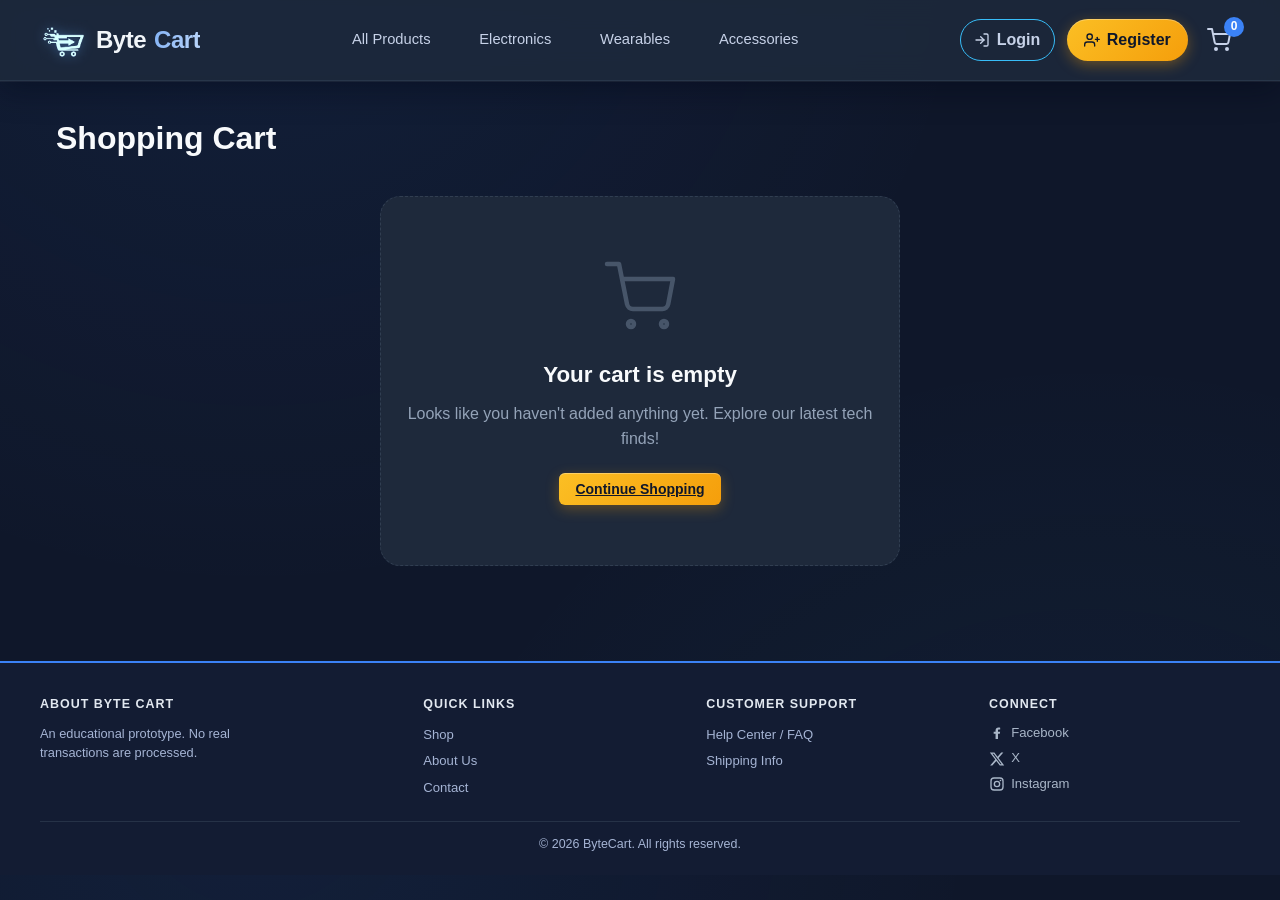
<file: cart.html>
<!DOCTYPE html>
<html lang="en">

<head>
  <meta charset="UTF-8">
  <meta name="viewport" content="width=device-width, initial-scale=1.0">
  <title>Shopping Cart - Byte Cart</title>
  <link rel="stylesheet" href="css/styles.css?v=28">
  <link rel="stylesheet" href="css/transitions.css">
</head>

<body>
  <nav class="navbar">
    <div class="navbar-container">
      <a href="index.html" class="logo"><img src="assets/shopping cart image.png" alt="Byte Cart logo"><span
          class="logo-byte">Byte</span><span class="logo-cart">Cart</span></a>
      <div class="nav-center">
        <a href="products.html">All Products</a>
        <a href="products.html?category=electronics">Electronics</a>
        <a href="products.html?category=wearables">Wearables</a>
        <a href="products.html?category=accessories">Accessories</a>
      </div>
      <div class="nav-right">
        <div id="userMenu"></div>
        <div id="authButtons" class="nav-auth-links">
          <a href="login.html" class="nav-login-link">
            <svg viewBox="0 0 24 24" fill="none" stroke="currentColor" stroke-width="2" stroke-linecap="round"
              stroke-linejoin="round" aria-hidden="true">
              <path d="M15 3h4a2 2 0 0 1 2 2v14a2 2 0 0 1-2 2h-4" />
              <polyline points="10 17 15 12 10 7" />
              <line x1="15" y1="12" x2="3" y2="12" />
            </svg>
            Login
          </a>
          <a href="login.html#register" class="nav-register-btn">
            <svg viewBox="0 0 24 24" fill="none" stroke="currentColor" stroke-width="2" stroke-linecap="round"
              stroke-linejoin="round" aria-hidden="true">
              <path d="M16 21v-2a4 4 0 0 0-4-4H5a4 4 0 0 0-4 4v2" />
              <circle cx="8.5" cy="7" r="4" />
              <line x1="20" y1="8" x2="20" y2="14" />
              <line x1="23" y1="11" x2="17" y2="11" />
            </svg>
            Register
          </a>
        </div>
        <a href="cart.html" class="cart-icon" aria-label="View shopping cart">
          <svg class="cart-icon-svg" viewBox="0 0 24 24" fill="none" stroke="currentColor" stroke-width="2"
            stroke-linecap="round" stroke-linejoin="round" aria-hidden="true">
            <circle cx="9" cy="21" r="1" />
            <circle cx="20" cy="21" r="1" />
            <path d="M1 1h4l2.68 13.39a2 2 0 0 0 2 1.61h9.72a2 2 0 0 0 2-1.61L23 6H6" />
          </svg>
          <span class="cart-count" id="cartCount">0</span>
        </a>
      </div>
    </div>
  </nav>
  <div class="container" style="padding: 2rem 1rem; min-height: 60vh;">
    <h1 style="font-size: 2rem; font-weight: bold; margin-bottom: 2rem;">Shopping Cart</h1>
    <div id="cartContainer"></div>
  </div>
  <div id="loginModal" class="modal">
    <div class="modal-content">
      <div class="modal-header">
        <h2 class="modal-title">Login Required</h2>
        <button onclick="closeLoginModal()" class="close-btn">&times;</button>
      </div>
      <p id="loginMessage" style="margin-bottom: 1.5rem; color: #666;"></p>
      <div style="display: flex; gap: 1rem;">
        <a href="login.html" class="btn btn-primary" style="flex: 1; text-align: center; text-decoration: none;">Go to
          Login</a>
        <button onclick="closeLoginModal()" class="btn btn-secondary" style="flex: 1;">Continue Shopping</button>
      </div>
    </div>
  </div>
  <footer class="footer">
    <div class="footer-content">
      <div class="footer-section">
        <h3>About Byte Cart</h3>
        <p>An educational prototype. No real transactions are processed.</p>
      </div>
      <div class="footer-section">
        <h3>Quick Links</h3>
        <a href="#">Shop</a>
        <a href="#">About Us</a>
        <a href="#">Contact</a>
      </div>
      <div class="footer-section">
        <h3>Customer Support</h3>
        <a href="faq.html">Help Center / FAQ</a>
        <a href="faq.html#shipping">Shipping Info</a>
      </div>
            <div class="footer-section">
        <h3>Connect</h3>
        <div id="footerSocial" class="footer-social" aria-label="Social media links"></div>
      </div>
    </div>
    <div class="footer-bottom">
      <p id="footerCopyright">© 2026 ByteCart. All rights reserved.</p>
    </div>
  </footer>
  <script src="js/database.js?v=7"></script>
  <script src="data/products.js"></script>
  <script src="js/auth.js?v=3"></script>
  <script src="js/cart.js?v=8"></script>
  <script src="js/app.js?v=20"></script>
  <script src="js/site.js?v=6"></script>
  <script>
    document.addEventListener("DOMContentLoaded", () => {
      app.displayCart();
    });
  </script>
</body>

</html>
</file>
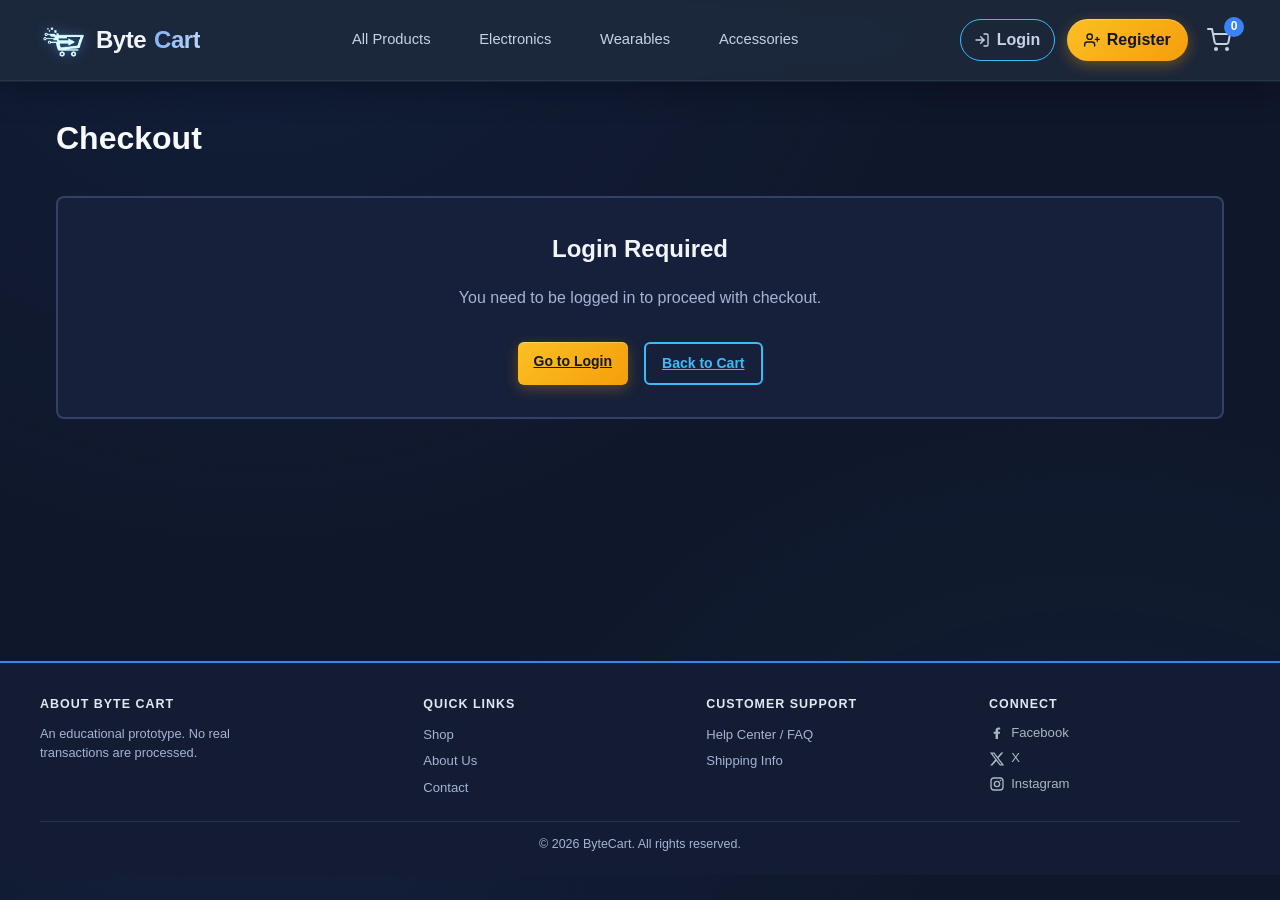
<file: checkout.html>
<!DOCTYPE html>
<html lang="en">

<head>
  <meta charset="UTF-8">
  <meta name="viewport" content="width=device-width, initial-scale=1.0">
  <title>Checkout - Byte Cart</title>
  <link rel="stylesheet" href="css/styles.css?v=28">
  <link rel="stylesheet" href="css/transitions.css">
  <style>
    .gcash-error {
      margin-top: 0.4rem;
      padding: 0.55rem 0.7rem;
      color: #F87171;
      background: rgba(248, 113, 113, 0.1);
      border: 1px solid rgba(248, 113, 113, 0.3);
      border-radius: 0.4rem;
    }

    .gcash-error[hidden] {
      display: none;
    }

    #gcashNumber[aria-invalid="true"] {
      border-color: #F87171;
    }
  </style>
</head>

<body>
  <nav class="navbar">
    <div class="navbar-container">
      <a href="index.html" class="logo"><img src="assets/shopping cart image.png" alt="Byte Cart logo"><span
          class="logo-byte">Byte</span><span class="logo-cart">Cart</span></a>
      <div class="nav-center">
        <a href="products.html">All Products</a>
        <a href="products.html?category=electronics">Electronics</a>
        <a href="products.html?category=wearables">Wearables</a>
        <a href="products.html?category=accessories">Accessories</a>
      </div>
      <div class="nav-right">
        <div id="userMenu"></div>
        <div id="authButtons" class="nav-auth-links">
          <a href="login.html" class="nav-login-link">
            <svg viewBox="0 0 24 24" fill="none" stroke="currentColor" stroke-width="2" stroke-linecap="round"
              stroke-linejoin="round" aria-hidden="true">
              <path d="M15 3h4a2 2 0 0 1 2 2v14a2 2 0 0 1-2 2h-4" />
              <polyline points="10 17 15 12 10 7" />
              <line x1="15" y1="12" x2="3" y2="12" />
            </svg>
            Login
          </a>
          <a href="login.html#register" class="nav-register-btn">
            <svg viewBox="0 0 24 24" fill="none" stroke="currentColor" stroke-width="2" stroke-linecap="round"
              stroke-linejoin="round" aria-hidden="true">
              <path d="M16 21v-2a4 4 0 0 0-4-4H5a4 4 0 0 0-4 4v2" />
              <circle cx="8.5" cy="7" r="4" />
              <line x1="20" y1="8" x2="20" y2="14" />
              <line x1="23" y1="11" x2="17" y2="11" />
            </svg>
            Register
          </a>
        </div>
        <a href="cart.html" class="cart-icon" aria-label="View shopping cart">
          <svg class="cart-icon-svg" viewBox="0 0 24 24" fill="none" stroke="currentColor" stroke-width="2"
            stroke-linecap="round" stroke-linejoin="round" aria-hidden="true">
            <circle cx="9" cy="21" r="1" />
            <circle cx="20" cy="21" r="1" />
            <path d="M1 1h4l2.68 13.39a2 2 0 0 0 2 1.61h9.72a2 2 0 0 0 2-1.61L23 6H6" />
          </svg>
          <span class="cart-count" id="cartCount">0</span>
        </a>
      </div>
    </div>
  </nav>
  <div class="container" style="padding: 2rem 1rem; min-height: 60vh;">
    <h1 style="font-size: 2rem; font-weight: bold; margin-bottom: 2rem;">Checkout</h1>

    <div id="checkoutContent"></div>
  </div>
  <footer class="footer">
    <div class="footer-content">
      <div class="footer-section">
        <h3>About Byte Cart</h3>
        <p>An educational prototype. No real transactions are processed.</p>
      </div>
      <div class="footer-section">
        <h3>Quick Links</h3>
        <a href="#">Shop</a>
        <a href="#">About Us</a>
        <a href="#">Contact</a>
      </div>
      <div class="footer-section">
        <h3>Customer Support</h3>
        <a href="faq.html">Help Center / FAQ</a>
        <a href="faq.html#shipping">Shipping Info</a>
      </div>
            <div class="footer-section">
        <h3>Connect</h3>
        <div id="footerSocial" class="footer-social" aria-label="Social media links"></div>
      </div>
    </div>
    <div class="footer-bottom">
      <p id="footerCopyright">© 2026 ByteCart. All rights reserved.</p>
    </div>
  </footer>
  <script src="js/database.js?v=7"></script>
  <script src="data/products.js"></script>
  <script src="js/auth.js?v=3"></script>
  <script src="js/cart.js?v=8"></script>
  <script src="js/app.js?v=20"></script>
  <script src="js/site.js?v=6"></script>
  <script>

    let walletBalance = parseFloat(window.localStorage.getItem("byteWalletBalance"));
    if (isNaN(walletBalance)) walletBalance = 80000;

    function updatePaymentDetails() {
      const method = (document.querySelector('input[name="payment"]:checked') || {}).value || "gcash";
      document.getElementById("gcashDetails").style.display = method === "gcash" ? "block" : "none";
      document.getElementById("walletDetails").style.display = method === "bytewallet" ? "block" : "none";
      document.getElementById("payLabelGcash").classList.toggle("is-selected", method === "gcash");
      document.getElementById("payLabelWallet").classList.toggle("is-selected", method === "bytewallet");
      document.getElementById("gcashNumber").required = method === "gcash";
      if (method !== "gcash") clearGcashError();
    }

    function normalizeGcashNumber(value) {
      let normalized = value.trim().replace(/[\s().-]/g, "");
      if (/^\+?639\d{9}$/.test(normalized)) {
        normalized = `09${normalized.slice(-9)}`;
      }
      return /^09\d{9}$/.test(normalized) ? normalized : "";
    }

    function clearGcashError() {
      const input = document.getElementById("gcashNumber");
      const error = document.getElementById("gcashError");
      if (!input || !error) return;
      input.removeAttribute("aria-invalid");
      error.textContent = "";
      error.hidden = true;
    }

    function validateGcashNumber(showError) {
      const input = document.getElementById("gcashNumber");
      const error = document.getElementById("gcashError");
      const normalized = normalizeGcashNumber(input.value);
      if (normalized) {
        clearGcashError();
        return normalized;
      }

      if (showError) {
        input.setAttribute("aria-invalid", "true");
        error.textContent = input.value.trim()
          ? "Enter a valid Philippine mobile number (09XXXXXXXXX or +639XXXXXXXXX)."
          : "Enter your GCash mobile number.";
        error.hidden = false;
      }
      return "";
    }

    function handleGcashInput() {
      const error = document.getElementById("gcashError");
      validateGcashNumber(!error.hidden);
    }

    document.addEventListener("DOMContentLoaded", () => {
      if (!authManager.isLoggedIn()) {
        document.getElementById("checkoutContent").innerHTML = `
          <div style="background: #eff6ff; border: 2px solid #3b82f6; border-radius: 0.5rem; padding: 2rem; text-align: center;">
            <h2 style="font-size: 1.5rem; font-weight: bold; margin-bottom: 1rem;">Login Required</h2>
            <p style="color: #666; margin-bottom: 2rem;">You need to be logged in to proceed with checkout.</p>
            <div style="display: flex; gap: 1rem; justify-content: center;">
              <a href="login.html?redirect=checkout.html" class="btn btn-primary">Go to Login</a>
              <a href="cart.html" class="btn btn-secondary">Back to Cart</a>
            </div>
          </div>
        `;
        return;
      }

      const cart = cartManager.getCart();
      if (cart.length === 0) {
        document.getElementById("checkoutContent").innerHTML = `
          <div class="text-center py-12">
            <p class="text-2xl text-gray-600 mb-4">Your cart is empty</p>
            <a href="products.html" class="inline-block px-6 py-3 bg-blue-600 text-white rounded-lg hover:bg-blue-700">
              Continue Shopping
            </a>
          </div>
        `;
        return;
      }

      const user = authManager.getCurrentUser();
      const orderTotal = cartManager.getCartTotal();
      const shipping = 0;
      const grandTotal = orderTotal + shipping;

      document.getElementById("checkoutContent").innerHTML = `
        <div class="checkout-layout">
          <div>
            <h2 style="font-size: 1.25rem; font-weight: bold; margin-bottom: 1.5rem;">Shipping Address</h2>
            <form id="checkoutForm" onsubmit="completeCheckout(event)">
              <div class="form-group">
                <label class="form-label">Full Name</label>
                <input type="text" id="fullName" class="form-control" value="${user.firstName} ${user.lastName}" required>
              </div>

              <div class="form-group">
                <label class="form-label">Street Address</label>
                <input type="text" id="address" class="form-control" placeholder="123 Main Street" required>
              </div>

              <div class="checkout-field-row">
                <div class="form-group">
                  <label class="form-label">City</label>
                  <input type="text" id="city" class="form-control" required>
                </div>
                <div class="form-group">
                  <label class="form-label">State</label>
                  <input type="text" id="state" class="form-control" placeholder="CA">
                </div>
              </div>

              <div class="checkout-field-row">
                <div class="form-group">
                  <label class="form-label">ZIP Code</label>
                  <input type="text" id="zip" class="form-control" required>
                </div>
                <div class="form-group">
                  <label class="form-label">Country</label>
                  <input type="text" id="country" class="form-control" value="Philippines" required>
                </div>
              </div>

              <div class="form-group">
                <label class="form-label">Phone Number</label>
                <input type="tel" id="phone" class="form-control" required>
              </div>

              <h2 style="display: inline-block; font-size: 1.25rem; font-weight: bold; margin: 2rem 0 1.5rem; color: #F8FAFC; background: #1E2A4C; border: 1px solid #334166; padding: 0.5rem 1rem; border-radius: 9999px;">Payment Method</h2>

              <div class="payment-options">
                <label class="payment-option" id="payLabelGcash">
                  <input type="radio" name="payment" value="gcash" checked onchange="updatePaymentDetails()">
                  <svg viewBox="0 0 24 24" fill="none" stroke="currentColor" stroke-width="2" stroke-linecap="round" stroke-linejoin="round" width="22" height="22"><rect x="2" y="5" width="20" height="14" rx="2"/><path d="M2 10h20"/></svg>
                  <div class="payment-option-info">
                    <strong>GCash</strong>
                  </div>
                </label>
                <label class="payment-option" id="payLabelWallet">
                  <input type="radio" name="payment" value="bytewallet" onchange="updatePaymentDetails()">
                  <svg viewBox="0 0 24 24" fill="none" stroke="currentColor" stroke-width="2" stroke-linecap="round" stroke-linejoin="round" width="22" height="22"><path d="M20 12V8H6a2 2 0 0 1 0-4h12v4"/><path d="M4 6v12a2 2 0 0 0 2 2h14v-4"/><path d="M18 12a2 2 0 0 0 0 4h4v-4Z"/></svg>
                  <div class="payment-option-info">
                    <strong>Byte Wallet</strong>
                    <small>Use your ByteCart store credit</small>
                  </div>
                </label>
              </div>

              <div id="gcashDetails" style="display: none;">
                <div class="form-group">
                  <label class="form-label" for="gcashNumber">GCash Number</label>
                  <input type="tel" id="gcashNumber" class="form-control" inputmode="tel"
                    autocomplete="tel" placeholder="09XXXXXXXXX" aria-describedby="gcashError">
                  <small id="gcashError" class="form-hint gcash-error" role="alert" hidden></small>
                </div>
              </div>

              <div id="walletDetails" style="display: none;">
                <div class="wallet-balance-card">
                  <div>
                    <strong>Byte Wallet Balance</strong>
                    <small>Store credit available</small>
                  </div>
                  <span class="wallet-amount">PHP ${walletBalance.toFixed(0).replace(/\B(?=(\d{3})+(?!\d))/g, ",")}</span>
                </div>
                <small class="form-hint">Your order total will be deducted from your Byte Wallet balance.</small>
              </div>

              <button type="submit" class="btn btn-primary" style="width: 100%; padding: 0.75rem; margin-top: 2rem; font-size: 1rem;">Complete Purchase</button>
            </form>
          </div>
          <div>
            <div class="checkout-summary">
              <h2 style="display: inline-block; font-size: 1.25rem; font-weight: bold; margin-bottom: 1.5rem; color: #F8FAFC; background: #1E2A4C; border: 1px solid #334166; padding: 0.5rem 1rem; border-radius: 9999px;">Order Summary</h2>

              <div style="margin-bottom: 1.5rem; max-height: 300px; overflow-y: auto;">
                ${cart.map(item => `
                  <div style="display: flex; gap: 1rem; margin-bottom: 1rem; padding-bottom: 1rem; border-bottom: 1px solid #334166;">
                    <img src="${item.image_url || 'assets/default-tech-placeholder.svg'}" alt="${item.name}" class="product-thumbnail">
                    <div style="flex: 1;">
                      <p style="font-weight: 600; color: #F1F5F9;">${item.name}</p>
                      <p style="font-size: 0.875rem; color: #A5B4D4;">Qty: ${item.quantity}</p>
                      <p style="font-weight: 600; color: #7FB0F5;">PHP ${(item.price * item.quantity).toFixed(0).replace(/\B(?=(\d{3})+(?!\d))/g, ",")}</p>
                    </div>
                  </div>
                `).join("")}
              </div>

              <div style="border-top: 2px solid #334166; padding-top: 1rem;">
                <div style="display: flex; justify-content: space-between; margin-bottom: 0.75rem;">
                  <span>Subtotal</span>
                  <span>PHP ${orderTotal.toFixed(0).replace(/\B(?=(\d{3})+(?!\d))/g, ",")}</span>
                </div>
                <div style="display: flex; justify-content: space-between; margin-bottom: 1rem;">
                  <span>Shipping</span>
                  <span style="color: #4ADE80; font-weight: 600;">FREE</span>
                </div>
                <div style="display: flex; justify-content: space-between; font-size: 1.25rem; font-weight: bold; padding-top: 1rem; border-top: 1px solid #334166; color: #F1F5F9;">
                  <span>Total</span>
                  <span style="color: #7FB0F5;">PHP ${grandTotal.toFixed(0).replace(/\B(?=(\d{3})+(?!\d))/g, ",")}</span>
                </div>
              </div>

            </div>
          </div>
        </div>
      `;
      const gcashNumberInput = document.getElementById("gcashNumber");
      gcashNumberInput.addEventListener("input", handleGcashInput);
      gcashNumberInput.addEventListener("blur", () => validateGcashNumber(true));
      gcashNumberInput.addEventListener("invalid", event => {
        event.preventDefault();
        validateGcashNumber(true);
      });
      updatePaymentDetails();
    });

    async function completeCheckout(e) {
      e.preventDefault();

      const submitBtn = document.getElementById("checkoutForm").querySelector("button[type=submit]");
      if (submitBtn.disabled) return;

      const paymentMethod = (document.querySelector('input[name="payment"]:checked') || {}).value || "gcash";
      if (paymentMethod === "gcash" && !validateGcashNumber(true)) return;
      const checkoutTotal = cartManager.getCartTotal();


      if (paymentMethod === "bytewallet") {
        if (walletBalance < checkoutTotal) {
          showNotification("Insufficient Byte Wallet balance.", "error");
          return;
        }
      }

      const shippingDetails = {
        recipientName: document.getElementById("fullName").value,
        streetAddress: document.getElementById("address").value,
        city: document.getElementById("city").value,
        state: document.getElementById("state").value,
        postalCode: document.getElementById("zip").value,
        country: document.getElementById("country").value,
        phone: document.getElementById("phone").value,
        paymentMethod,
        paymentReference: paymentMethod === "gcash" ? "GCash" : "Byte Wallet"
      };

      submitBtn.disabled = true;
      submitBtn.textContent = "Processing Order...";

      const result = await cartManager.checkout(shippingDetails);

      if (result.success) {
        if (paymentMethod === "bytewallet") {
          walletBalance -= checkoutTotal;
          window.localStorage.setItem("byteWalletBalance", walletBalance.toFixed(2));
        }
        window.location.href = `success.html?orderId=${result.order.id}`;
      } else {
        submitBtn.disabled = false;
        submitBtn.textContent = "Complete Purchase";
        showNotification(result.error, "error");
      }
    }
  </script>
</body>

</html>
</file>
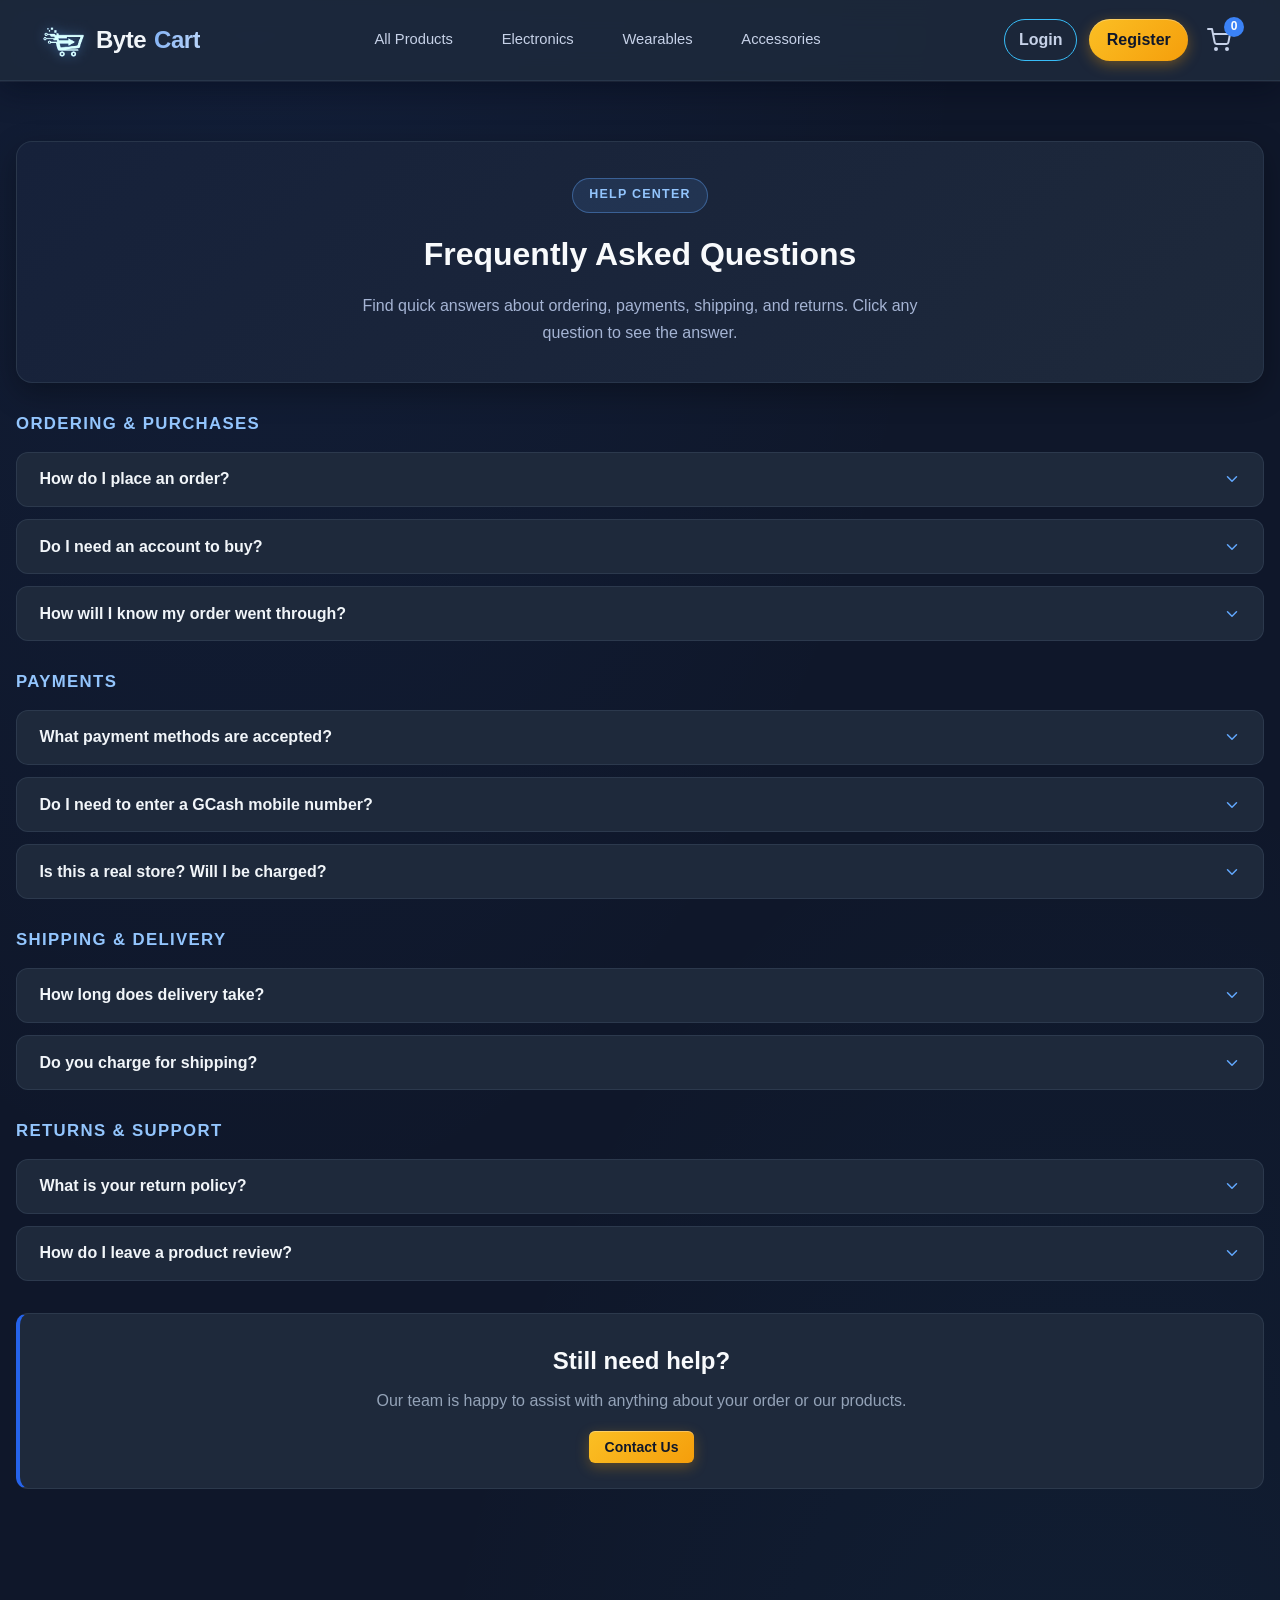
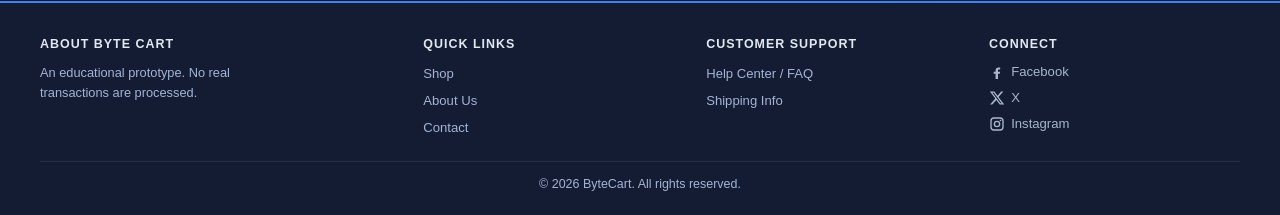
<file: faq.html>
<!DOCTYPE html>
<html lang="en">

<head>
  <meta charset="UTF-8">
  <meta name="viewport" content="width=device-width, initial-scale=1.0">
  <title>FAQ - Byte Cart</title>
  <link rel="stylesheet" href="css/styles.css?v=28">
  <link rel="stylesheet" href="css/transitions.css">
  <style>
    .faq-hero {
      background: linear-gradient(135deg, #16213A 0%, #1E293B 100%);
      border: 1px solid rgba(51, 65, 85, 0.6);
      border-radius: 1rem;
      padding: 2.25rem 2.5rem;
      text-align: center;
      margin: 1.75rem 0 1.5rem;
      box-shadow: 0 10px 30px rgba(0, 0, 0, 0.3);
    }

    .faq-hero h1 {
      font-size: 2rem;
      font-weight: 800;
      color: #F8FAFC;
      margin-bottom: 0.75rem;
    }

    .faq-hero p {
      color: #A5B4D4;
      max-width: 600px;
      margin: 0 auto;
      line-height: 1.7;
    }

    .faq-badge {
      display: inline-block;
      background: rgba(96, 165, 250, 0.12);
      border: 1px solid rgba(96, 165, 250, 0.4);
      color: #93C5FD;
      font-size: 0.78rem;
      font-weight: 700;
      text-transform: uppercase;
      letter-spacing: 0.1em;
      padding: 0.4rem 1rem;
      border-radius: 999px;
      margin-bottom: 1rem;
    }

    .faq-list {
      margin: 0 auto 2rem;
    }

    .faq-category-title {
      font-size: 1.05rem;
      font-weight: 700;
      color: #93C5FD;
      text-transform: uppercase;
      letter-spacing: 0.08em;
      margin: 1.75rem 0 0.85rem;
      display: flex;
      align-items: center;
      gap: 0.6rem;
    }

    .faq-item {
      background: #1E293B;
      border: 1px solid rgba(51, 65, 85, 0.7);
      border-radius: 0.75rem;
      margin-bottom: 0.75rem;
      overflow: hidden;
      transition: border-color 0.2s;
    }

    .faq-item:hover {
      border-color: rgba(96, 165, 250, 0.45);
    }

    .faq-question {
      width: 100%;
      background: none;
      border: none;
      color: #F1F5F9;
      font-size: 1rem;
      font-weight: 600;
      font-family: inherit;
      text-align: left;
      padding: 1.1rem 1.4rem;
      cursor: pointer;
      display: flex;
      justify-content: space-between;
      align-items: center;
      gap: 1rem;
    }

    .faq-question .faq-chevron {
      transition: transform 0.25s;
      color: #60A5FA;
      flex-shrink: 0;
    }

    .faq-item.open .faq-chevron {
      transform: rotate(180deg);
    }

    .faq-answer {
      max-height: 0;
      overflow: hidden;
      transition: max-height 0.3s ease;
    }

    .faq-answer-inner {
      padding: 0 1.4rem 1.25rem;
      color: #A5B4D4;
      line-height: 1.7;
      font-size: 0.95rem;
    }

    .faq-cta {
      background: #1E293B;
      border: 1px solid rgba(51, 65, 85, 0.7);
      border-left: 4px solid #2563eb;
      border-radius: 0.75rem;
      padding: 1.75rem;
      text-align: center;
      margin: 0 auto 2.5rem;
    }

    .faq-cta h3 {
      color: #F8FAFC;
      margin-bottom: 0.5rem;
    }

    .faq-cta p {
      color: #94A3B8;
      margin-bottom: 1.25rem;
    }
  </style>
</head>

<body>
  <nav class="navbar">
    <div class="navbar-container">
      <a href="index.html" class="logo"><img src="assets/shopping cart image.png" alt="Byte Cart logo"><span
          class="logo-byte">Byte</span><span class="logo-cart">Cart</span></a>
      <div class="nav-center">
        <a href="products.html">All Products</a>
        <a href="products.html?category=electronics">Electronics</a>
        <a href="products.html?category=wearables">Wearables</a>
        <a href="products.html?category=accessories">Accessories</a>
      </div>
      <div class="nav-right">
        <div id="userMenu"></div>
        <div id="authButtons" class="nav-auth-links">
          <a href="login.html" class="nav-login-link">Login</a>
          <a href="login.html#register" class="nav-register-btn">Register</a>
        </div>
        <a href="cart.html" class="cart-icon" aria-label="View shopping cart">
          <svg class="cart-icon-svg" viewBox="0 0 24 24" fill="none" stroke="currentColor" stroke-width="2"
            stroke-linecap="round" stroke-linejoin="round" aria-hidden="true">
            <circle cx="9" cy="21" r="1" />
            <circle cx="20" cy="21" r="1" />
            <path d="M1 1h4l2.68 13.39a2 2 0 0 0 2 1.61h9.72a2 2 0 0 0 2-1.61L23 6H6" />
          </svg>
          <span class="cart-count" id="cartCount">0</span>
        </a>
      </div>
    </div>
  </nav>

  <div class="container" style="max-width: 1400px;">
    <div class="faq-hero">
      <span class="faq-badge">Help Center</span>
      <h1>Frequently Asked Questions</h1>
      <p>Find quick answers about ordering, payments, shipping, and returns. Click any question to see the answer.</p>
    </div>

    <div class="faq-list">
      <div class="faq-category-title">Ordering &amp; Purchases</div>

      <div class="faq-item">
        <button class="faq-question" onclick="toggleFaq(this)">How do I place an order?
          <svg class="faq-chevron" width="18" height="18" viewBox="0 0 24 24" fill="none" stroke="currentColor"
            stroke-width="2" stroke-linecap="round" stroke-linejoin="round">
            <polyline points="6 9 12 15 18 9" />
          </svg>
        </button>
        <div class="faq-answer">
          <div class="faq-answer-inner">Browse the <a href="products.html" style="color:#7FB0F5;">All Products</a> page,
            click a product you like, choose the quantity, and press <strong>Add to Cart</strong> or <strong>Buy
              Now</strong>. From your cart, click <strong>Proceed to Checkout</strong>, fill in your shipping details,
            choose a payment method, and complete the purchase.</div>
        </div>
      </div>

      <div class="faq-item">
        <button class="faq-question" onclick="toggleFaq(this)">Do I need an account to buy?
          <svg class="faq-chevron" width="18" height="18" viewBox="0 0 24 24" fill="none" stroke="currentColor"
            stroke-width="2" stroke-linecap="round" stroke-linejoin="round">
            <polyline points="6 9 12 15 18 9" />
          </svg>
        </button>
        <div class="faq-answer">
          <div class="faq-answer-inner">Yes — you need to be logged in to check out so we can attach the order to your
            account and track your purchase history. Registration only takes a minute and you'll be redirected to the
            home page as soon as your account is created.</div>
        </div>
      </div>

      <div class="faq-item">
        <button class="faq-question" onclick="toggleFaq(this)">How will I know my order went through?
          <svg class="faq-chevron" width="18" height="18" viewBox="0 0 24 24" fill="none" stroke="currentColor"
            stroke-width="2" stroke-linecap="round" stroke-linejoin="round">
            <polyline points="6 9 12 15 18 9" />
          </svg>
        </button>
        <div class="faq-answer">
          <div class="faq-answer-inner">After completing your purchase you'll be taken to an <strong>Order
              Confirmed</strong> page showing your order number, the items you bought, the total, and your estimated
            delivery date. You can also review all your past orders in your account page.</div>
        </div>
      </div>

      <div class="faq-category-title">Payments</div>

      <div class="faq-item">
        <button class="faq-question" onclick="toggleFaq(this)">What payment methods are accepted?
          <svg class="faq-chevron" width="18" height="18" viewBox="0 0 24 24" fill="none" stroke="currentColor"
            stroke-width="2" stroke-linecap="round" stroke-linejoin="round">
            <polyline points="6 9 12 15 18 9" />
          </svg>
        </button>
        <div class="faq-answer">
          <div class="faq-answer-inner">You can select <strong>GCash</strong> or <strong>Byte Wallet</strong> (store credit). GCash is saved as the payment method on your order; this site does not initiate a GCash transfer or charge your account.</div>
        </div>
      </div>

      <div class="faq-item">
        <button class="faq-question" onclick="toggleFaq(this)">Do I need to enter a GCash mobile number?
          <svg class="faq-chevron" width="18" height="18" viewBox="0 0 24 24" fill="none" stroke="currentColor"
            stroke-width="2" stroke-linecap="round" stroke-linejoin="round">
            <polyline points="6 9 12 15 18 9" />
          </svg>
        </button>
        <div class="faq-answer">
          <div class="faq-answer-inner">No. Select GCash and complete the shipping details. Your order will record GCash as the selected payment method; no GCash number or transfer is required.</div>
        </div>
      </div>

      <div class="faq-item">
        <button class="faq-question" onclick="toggleFaq(this)">Is this a real store? Will I be charged?
          <svg class="faq-chevron" width="18" height="18" viewBox="0 0 24 24" fill="none" stroke="currentColor"
            stroke-width="2" stroke-linecap="round" stroke-linejoin="round">
            <polyline points="6 9 12 15 18 9" />
          </svg>
        </button>
        <div class="faq-answer">
          <div class="faq-answer-inner">An educational prototype. No real transactions are processed.</div>
        </div>
      </div>

      <div class="faq-category-title" id="shipping">Shipping &amp; Delivery</div>

      <div class="faq-item">
        <button class="faq-question" onclick="toggleFaq(this)">How long does delivery take?
          <svg class="faq-chevron" width="18" height="18" viewBox="0 0 24 24" fill="none" stroke="currentColor"
            stroke-width="2" stroke-linecap="round" stroke-linejoin="round">
            <polyline points="6 9 12 15 18 9" />
          </svg>
        </button>
        <div class="faq-answer">
          <div class="faq-answer-inner">Standard delivery takes approximately <strong>3 business days</strong> from the
            date of purchase. Your exact estimated delivery date is shown on the order confirmation page right after
            you buy.</div>
        </div>
      </div>

      <div class="faq-item">
        <button class="faq-question" onclick="toggleFaq(this)">Do you charge for shipping?
          <svg class="faq-chevron" width="18" height="18" viewBox="0 0 24 24" fill="none" stroke="currentColor"
            stroke-width="2" stroke-linecap="round" stroke-linejoin="round">
            <polyline points="6 9 12 15 18 9" />
          </svg>
        </button>
        <div class="faq-answer">
          <div class="faq-answer-inner">Shipping is <strong>FREE nationwide</strong> on all orders, and no VAT is added
            to your order total.</div>
        </div>
      </div>

      <div class="faq-category-title" id="returns">Returns &amp; Support</div>

      <div class="faq-item">
        <button class="faq-question" onclick="toggleFaq(this)">What is your return policy?
          <svg class="faq-chevron" width="18" height="18" viewBox="0 0 24 24" fill="none" stroke="currentColor"
            stroke-width="2" stroke-linecap="round" stroke-linejoin="round">
            <polyline points="6 9 12 15 18 9" />
          </svg>
        </button>
        <div class="faq-answer">
          <div class="faq-answer-inner">We offer <strong>7-day easy returns</strong>. If an item arrives damaged or
            isn't what you ordered, contact our support team within 7 days of delivery and we'll arrange a replacement
            or refund of your store credit.</div>
        </div>
      </div>

      <div class="faq-item">
        <button class="faq-question" onclick="toggleFaq(this)">How do I leave a product review?
          <svg class="faq-chevron" width="18" height="18" viewBox="0 0 24 24" fill="none" stroke="currentColor"
            stroke-width="2" stroke-linecap="round" stroke-linejoin="round">
            <polyline points="6 9 12 15 18 9" />
          </svg>
        </button>
        <div class="faq-answer">
          <div class="faq-answer-inner">Only <strong>verified buyers</strong> can review a product. After purchasing an
            item, open its product page and the "Write a Review" form will appear in the Customer Reviews section —
            pick a star rating, write your comment, and submit.</div>
        </div>
      </div>
    </div>

    <div class="faq-cta">
      <h3>Still need help?</h3>
      <p>Our team is happy to assist with anything about your order or our products.</p>
      <a href="about.html#contact" class="btn btn-primary" style="text-decoration: none;">Contact Us</a>
    </div>
  </div>

  <footer class="footer">
    <div class="footer-content">
      <div class="footer-section">
        <h3>About Byte Cart</h3>
        <p>An educational prototype. No real transactions are processed.</p>
      </div>
      <div class="footer-section">
        <h3>Quick Links</h3>
        <a href="#">Shop</a>
        <a href="#">About Us</a>
        <a href="#">Contact</a>
      </div>
      <div class="footer-section">
        <h3>Customer Support</h3>
        <a href="#">Help Center / FAQ</a>
        <a href="#">Shipping Info</a>
      </div>
            <div class="footer-section">
        <h3>Connect</h3>
        <div id="footerSocial" class="footer-social" aria-label="Social media links"></div>
      </div>
    </div>
    <div class="footer-bottom">
      <p id="footerCopyright">© 2026 ByteCart. All rights reserved.</p>
    </div>
  </footer>
  <script src="js/database.js?v=7"></script>
  <script src="data/products.js"></script>
  <script src="js/auth.js?v=3"></script>
  <script src="js/cart.js?v=8"></script>
  <script src="js/app.js?v=20"></script>
  <script src="js/site.js?v=6"></script>
  <script>
    function toggleFaq(button) {
      const item = button.closest(".faq-item");
      const answer = item.querySelector(".faq-answer");
      const isOpen = item.classList.toggle("open");
      answer.style.maxHeight = isOpen ? answer.scrollHeight + "px" : "0";
    }


    document.addEventListener("DOMContentLoaded", () => {
      const hash = window.location.hash.replace("#", "");
      if (!hash) return;
      const anchor = document.getElementById(hash);
      if (!anchor) return;
      anchor.scrollIntoView({ behavior: "smooth", block: "start" });


      let item = anchor.closest(".faq-item");
      if (!item && anchor.classList.contains("faq-category-title")) {
        item = anchor.nextElementSibling && anchor.nextElementSibling.classList.contains("faq-item")
          ? anchor.nextElementSibling : null;
      }
      if (item) {
        const btn = item.querySelector(".faq-question");
        if (btn && !item.classList.contains("open")) btn.click();
      }
    });
  </script>
</body>

</html>
</file>
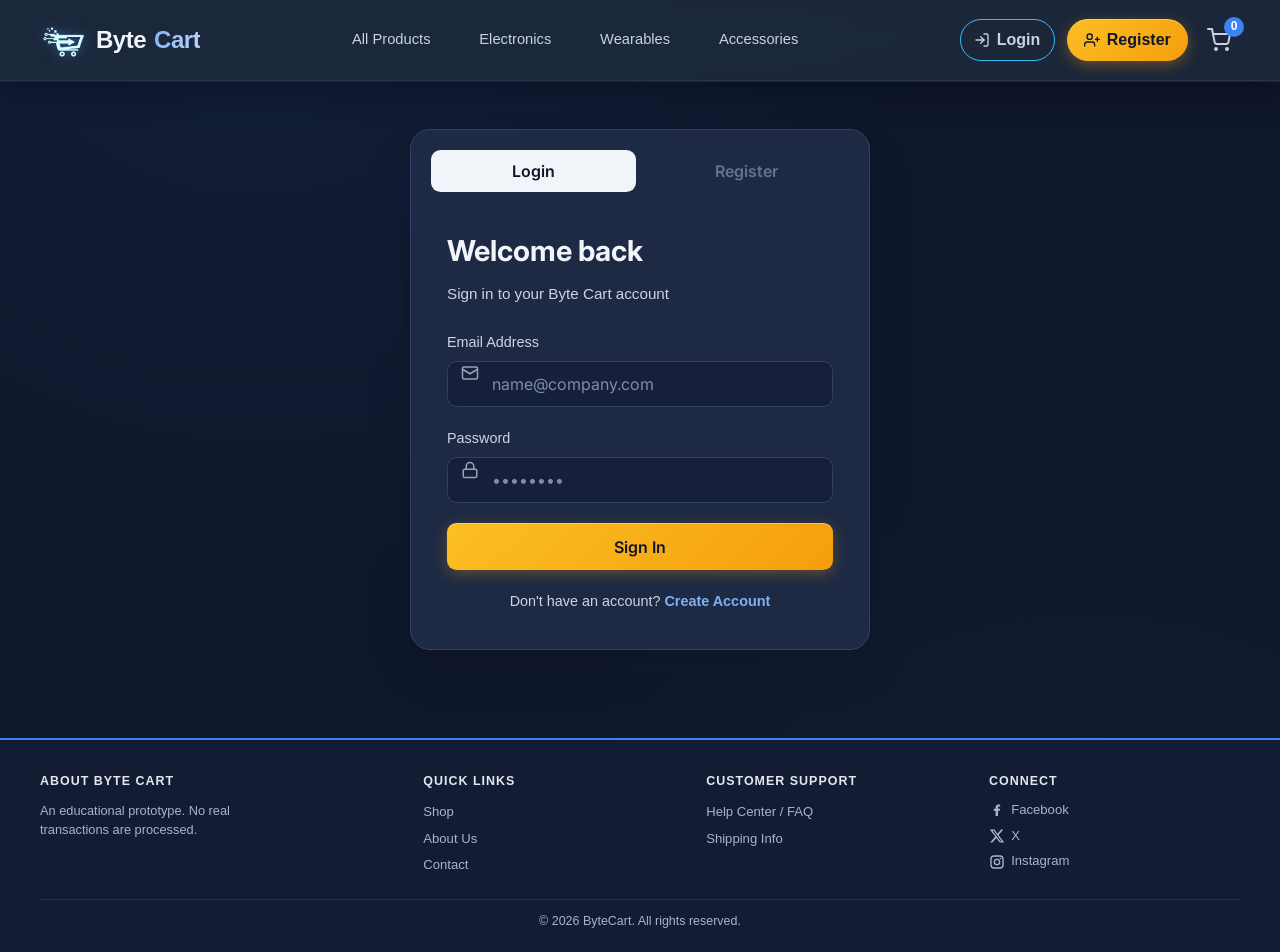
<file: login.html>
<!DOCTYPE html>
<html lang="en">

<head>
  <meta charset="UTF-8">
  <meta name="viewport" content="width=device-width, initial-scale=1.0">
  <title>Login & Register - Byte Cart</title>
  <link rel="stylesheet" href="css/styles.css?v=28">
  <style>
    @import url('https://fonts.googleapis.com/css2?family=Inter:wght@400;500;600;700&display=swap');

    .auth-container {
      max-width: 460px;
      margin: 3rem auto;
      min-height: 60vh;
    }

    .auth-card {
      max-width: 460px;
      margin: 0 auto;
      background: white;
      border-radius: 1.25rem;
      box-shadow: 0 20px 45px rgba(15, 23, 42, 0.10), 0 4px 12px rgba(0, 0, 0, 0.04);
      border: 1px solid #f1f5f9;
      overflow: hidden;
    }

    .tab-bar {
      display: flex;
      gap: 0.5rem;
      padding: 1.25rem 1.25rem 0;
    }

    .tab-btn {
      flex: 1;
      padding: 0.7rem 1rem;
      border: none;
      border-radius: 0.6rem;
      font-size: 1rem;
      font-weight: 600;
      font-family: 'Inter', system-ui, sans-serif;
      cursor: pointer;
      background: transparent;
      color: #64748b;
      transition: background-color 0.2s ease, color 0.2s ease;
    }

    .tab-btn.is-active {
      background: #f1f5f9;
      color: #0f172a;
    }

    .auth-form {
      padding: 2.25rem;
    }

    .auth-form .form-control {
      padding: 0.75rem 2.75rem 0.75rem 2.75rem;
      font-size: 1rem;
      font-family: 'Inter', system-ui, sans-serif;
      border: 1.5px solid #e2e8f0;
      border-radius: 0.6rem;
      transition: border-color 0.2s ease, box-shadow 0.2s ease;
    }

    .auth-form .form-control::placeholder {
      color: #94a3b8;
    }

    .auth-form .form-control:focus {
      outline: none;
      border-color: #3b82f6;
      box-shadow: 0 0 0 4px rgba(59, 130, 246, 0.15);
    }

    .auth-form .form-group {
      margin-bottom: 1.25rem;
      position: relative;
    }

    .auth-form .form-label {
      font-size: 0.9rem;
      font-weight: 500;
      margin-bottom: 0.45rem;
      color: #334155;
      display: block;
    }

    .auth-form h2 {
      font-size: 1.8rem;
      font-weight: 700;
      margin-bottom: 0.5rem;
      color: #0f172a;
      font-family: 'Inter', system-ui, sans-serif;
    }

    .auth-form .subtitle {
      font-size: 0.95rem;
      color: #64748b;
      margin-bottom: 1.5rem;
    }

    .auth-form .btn {
      padding: 0.85rem 1.5rem;
      font-size: 1rem;
      font-weight: 600;
      font-family: 'Inter', system-ui, sans-serif;
      border-radius: 0.6rem;
      transition: box-shadow 0.2s ease, transform 0.15s ease, background-color 0.2s ease;
    }

    .auth-form .btn-primary:hover {
      box-shadow: 0 6px 16px rgba(37, 99, 235, 0.30);
      transform: translateY(-1px);
    }

    .auth-form .btn-primary:active {
      transform: translateY(0);
    }

    .input-icon {
      position: absolute;
      left: 0.85rem;
      top: 2.1rem;
      color: #94a3b8;
      pointer-events: none;
    }

    .auth-panel.is-hidden {
      display: none;
    }

    .auth-panel.is-visible {
      display: block;
    }

    #loginWarning {
      margin: 0 0 1rem;
      padding: 0.75rem 0.9rem;
      border: 1px solid #fcd34d;
      border-radius: 0.5rem;
      background: #fffbeb;
      color: #78350f;
      font-size: 0.9rem;
    }

    @media (max-width: 768px) {

      .auth-container,
      .auth-card {
        max-width: 94vw;
      }

      .auth-form {
        padding: 1.5rem;
      }

    }
  </style>
  <link rel="stylesheet" href="css/transitions.css">
</head>

<body>
  <nav class="navbar">
    <div class="navbar-container">
      <a href="index.html" class="logo"><img src="assets/shopping cart image.png" alt="Byte Cart logo"><span
          class="logo-byte">Byte</span><span class="logo-cart">Cart</span></a>
      <div class="nav-center">
        <a href="products.html">All Products</a>
        <a href="products.html?category=electronics">Electronics</a>
        <a href="products.html?category=wearables">Wearables</a>
        <a href="products.html?category=accessories">Accessories</a>
      </div>
      <div class="nav-right">
        <div id="userMenu"></div>
        <div id="authButtons" class="nav-auth-links">
          <a href="login.html" class="nav-login-link">
            <svg viewBox="0 0 24 24" fill="none" stroke="currentColor" stroke-width="2" stroke-linecap="round"
              stroke-linejoin="round" aria-hidden="true">
              <path d="M15 3h4a2 2 0 0 1 2 2v14a2 2 0 0 1-2 2h-4" />
              <polyline points="10 17 15 12 10 7" />
              <line x1="15" y1="12" x2="3" y2="12" />
            </svg>
            Login
          </a>
          <a href="login.html#register" class="nav-register-btn">
            <svg viewBox="0 0 24 24" fill="none" stroke="currentColor" stroke-width="2" stroke-linecap="round"
              stroke-linejoin="round" aria-hidden="true">
              <path d="M16 21v-2a4 4 0 0 0-4-4H5a4 4 0 0 0-4 4v2" />
              <circle cx="8.5" cy="7" r="4" />
              <line x1="20" y1="8" x2="20" y2="14" />
              <line x1="23" y1="11" x2="17" y2="11" />
            </svg>
            Register
          </a>
        </div>
        <a href="cart.html" class="cart-icon" aria-label="View shopping cart">
          <svg class="cart-icon-svg" viewBox="0 0 24 24" fill="none" stroke="currentColor" stroke-width="2"
            stroke-linecap="round" stroke-linejoin="round" aria-hidden="true">
            <circle cx="9" cy="21" r="1" />
            <circle cx="20" cy="21" r="1" />
            <path d="M1 1h4l2.68 13.39a2 2 0 0 0 2 1.61h9.72a2 2 0 0 0 2-1.61L23 6H6" />
          </svg>
          <span class="cart-count" id="cartCount">0</span>
        </a>
      </div>
    </div>
  </nav>
  <div class="container" style="padding: 3rem 1rem;">
    <div class="auth-card">
      <div class="tab-bar" role="tablist" aria-label="Authentication">
        <button type="button" class="tab-btn is-active" id="tabLogin" role="tab" aria-selected="true"
          onclick="showAuthForm('login')">Login</button>
        <button type="button" class="tab-btn" id="tabRegister" role="tab" aria-selected="false"
          onclick="showAuthForm('register')">Register</button>
      </div>
      <div class="auth-form auth-panel is-visible" id="loginPanel">
        <h2>Welcome back</h2>
        <p class="subtitle">Sign in to your Byte Cart account</p>
        <form id="loginForm" onsubmit="handleLogin(event)">
          <div class="form-group">
            <label class="form-label">Email Address</label>
            <svg class="input-icon" width="18" height="18" viewBox="0 0 24 24" fill="none" stroke="currentColor"
              stroke-width="2" stroke-linecap="round" stroke-linejoin="round">
              <rect x="2" y="4" width="20" height="16" rx="2" />
              <path d="m22 7-10 6L2 7" />
            </svg>
            <input type="email" id="loginEmail" class="form-control" placeholder="name@company.com" required>
          </div>

          <div class="form-group">
            <label class="form-label">Password</label>
            <svg class="input-icon" width="18" height="18" viewBox="0 0 24 24" fill="none" stroke="currentColor"
              stroke-width="2" stroke-linecap="round" stroke-linejoin="round">
              <rect x="3" y="11" width="18" height="11" rx="2" />
              <path d="M7 11V7a5 5 0 0 1 10 0v4" />
            </svg>
            <input type="password" id="loginPassword" class="form-control" placeholder="••••••••" required>
          </div>

          <div id="loginError" class="form-error" style="margin-bottom: 1rem;"></div>
          <p id="loginWarning" role="status" aria-live="polite" hidden></p>

          <button type="submit" class="btn btn-primary" style="width: 100%; padding: 0.85rem; font-size: 1rem;">Sign
            In</button>

          <p style="text-align: center; margin-top: 1.25rem; color: #64748b; font-size: 0.9rem;">
            Don't have an account? <a href="#register" onclick="showAuthForm('register'); return false;"
              style="color: #2563eb; text-decoration: none; font-weight: 600;">Create Account</a>
          </p>
        </form>
      </div>

      <div class="auth-form auth-panel is-hidden" id="registerForm" hidden>
        <h2>Create Account</h2>
        <p class="subtitle">Register for a new Byte Cart account</p>
        <form id="registerFormElement" onsubmit="handleRegister(event)">
          <div class="form-group">
            <label class="form-label">First Name</label>
            <svg class="input-icon" width="18" height="18" viewBox="0 0 24 24" fill="none" stroke="currentColor"
              stroke-width="2" stroke-linecap="round" stroke-linejoin="round">
              <path d="M20 21v-2a4 4 0 0 0-4-4H8a4 4 0 0 0-4 4v2" />
              <circle cx="12" cy="7" r="4" />
            </svg>
            <input type="text" id="registerFirstName" class="form-control" placeholder="John" required>
          </div>

          <div class="form-group">
            <label class="form-label">Last Name</label>
            <svg class="input-icon" width="18" height="18" viewBox="0 0 24 24" fill="none" stroke="currentColor"
              stroke-width="2" stroke-linecap="round" stroke-linejoin="round">
              <path d="M20 21v-2a4 4 0 0 0-4-4H8a4 4 0 0 0-4 4v2" />
              <circle cx="12" cy="7" r="4" />
            </svg>
            <input type="text" id="registerLastName" class="form-control" placeholder="Doe" required>
          </div>

          <div class="form-group">
            <label class="form-label">Email Address</label>
            <svg class="input-icon" width="18" height="18" viewBox="0 0 24 24" fill="none" stroke="currentColor"
              stroke-width="2" stroke-linecap="round" stroke-linejoin="round">
              <rect x="2" y="4" width="20" height="16" rx="2" />
              <path d="m22 7-10 6L2 7" />
            </svg>
            <input type="email" id="registerEmail" class="form-control" placeholder="name@company.com" required>
          </div>

          <div class="form-group">
            <label class="form-label">Password</label>
            <svg class="input-icon" width="18" height="18" viewBox="0 0 24 24" fill="none" stroke="currentColor"
              stroke-width="2" stroke-linecap="round" stroke-linejoin="round">
              <rect x="3" y="11" width="18" height="11" rx="2" />
              <path d="M7 11V7a5 5 0 0 1 10 0v4" />
            </svg>
            <input type="password" id="registerPassword" class="form-control" placeholder="••••••••" required
              minlength="6">
            <small style="color: #94a3b8; font-size: 0.8rem; margin-top: 0.25rem; display: block;">At least 6
              characters</small>
          </div>

          <div class="form-group">
            <label class="form-label">Confirm Password</label>
            <svg class="input-icon" width="18" height="18" viewBox="0 0 24 24" fill="none" stroke="currentColor"
              stroke-width="2" stroke-linecap="round" stroke-linejoin="round">
              <rect x="3" y="11" width="18" height="11" rx="2" />
              <path d="M7 11V7a5 5 0 0 1 10 0v4" />
            </svg>
            <input type="password" id="registerConfirm" class="form-control" placeholder="••••••••" required
              minlength="6">
          </div>

          <div id="registerError" class="form-error" style="margin-bottom: 1rem;"></div>

          <button type="submit" class="btn btn-primary" style="width: 100%; padding: 0.85rem; font-size: 1rem;">Create
            Account</button>

          <p style="text-align: center; margin-top: 1.25rem; color: #64748b; font-size: 0.9rem;">
            Already have an account? <a href="#login" onclick="showAuthForm('login'); return false;"
              style="color: #2563eb; text-decoration: none; font-weight: 600;">Sign in here</a>
          </p>
        </form>
      </div>
    </div>
  </div>
  <footer class="footer">
    <div class="footer-content">
      <div class="footer-section">
        <h3>About Byte Cart</h3>
        <p>An educational prototype. No real transactions are processed.</p>
      </div>
      <div class="footer-section">
        <h3>Quick Links</h3>
        <a href="#">Shop</a>
        <a href="#">About Us</a>
        <a href="#">Contact</a>
      </div>
      <div class="footer-section">
        <h3>Customer Support</h3>
        <a href="faq.html">Help Center / FAQ</a>
        <a href="faq.html#shipping">Shipping Info</a>
      </div>
            <div class="footer-section">
        <h3>Connect</h3>
        <div id="footerSocial" class="footer-social" aria-label="Social media links"></div>
      </div>
    </div>
    <div class="footer-bottom">
      <p id="footerCopyright">© 2026 ByteCart. All rights reserved.</p>
    </div>
  </footer>
  <script src="js/database.js?v=8"></script>
  <script src="data/products.js"></script>
  <script src="js/auth.js?v=4"></script>
  <script src="js/cart.js?v=8"></script>
  <script src="js/app.js?v=20"></script>
  <script src="js/site.js?v=6"></script>
  <script>
    siteSettings.renderFooter();

    function showAuthForm(form) {
      const loginPanel = document.getElementById("loginPanel");
      const registerPanel = document.getElementById("registerForm");
      const tabLogin = document.getElementById("tabLogin");
      const tabRegister = document.getElementById("tabRegister");

      const showLogin = form === "login";
      const showing = showLogin ? loginPanel : registerPanel;
      const hiding = showLogin ? registerPanel : loginPanel;

      tabLogin.classList.toggle("is-active", showLogin);
      tabLogin.setAttribute("aria-selected", showLogin);
      tabRegister.classList.toggle("is-active", !showLogin);
      tabRegister.setAttribute("aria-selected", !showLogin);

      clearTimeout(hiding._hideTimer);
      hiding.classList.remove("is-visible");
      hiding.classList.add("is-hidden");
      hiding._hideTimer = setTimeout(() => { hiding.hidden = true; }, 1000);
      clearTimeout(showing._hideTimer);
      showing.hidden = false;

      showing.classList.remove("is-hidden");
      showing.classList.add("is-entering");
      void showing.offsetWidth;
      showing.classList.remove("is-entering");
      showing.classList.add("is-visible");

      window.location.hash = form;
    }

    document.addEventListener("DOMContentLoaded", () => {
      showAuthForm(window.location.hash === "#register" ? "register" : "login");
    });

    async function handleLogin(e) {
      e.preventDefault();
      const email = document.getElementById("loginEmail").value;
      const password = document.getElementById("loginPassword").value;
      const errorDiv = document.getElementById("loginError");
      const warning = document.getElementById("loginWarning");

      const result = await authManager.login(email, password);

      if (result.success) {
        errorDiv.textContent = "";
        warning.textContent = result.warning || "";
        warning.hidden = !result.warning;
        await database.syncAll().catch(error => {
          console.warn("Supabase data sync failed after login:", error.message);
        });
        reviewManager.reviews = reviewManager.loadReviews();
        showNotification(result.warning ? "Signed in, but login activity could not be recorded." : "Logged in successfully!", result.warning ? "warning" : "success");
        setTimeout(() => {
          const params = new URLSearchParams(window.location.search);
          const redirect = params.get("redirect") || "index.html";
          window.location.href = redirect;
        }, result.warning ? 3500 : 1000);
      } else {
        warning.textContent = "";
        warning.hidden = true;
        errorDiv.textContent = result.error;
      }
    }

    async function handleRegister(e) {
      e.preventDefault();
      const firstName = document.getElementById("registerFirstName").value;
      const lastName = document.getElementById("registerLastName").value;
      const email = document.getElementById("registerEmail").value;
      const password = document.getElementById("registerPassword").value;
      const confirm = document.getElementById("registerConfirm").value;
      const errorDiv = document.getElementById("registerError");

      if (password !== confirm) {
        errorDiv.textContent = "Passwords do not match";
        return;
      }


      const submitBtn = document.getElementById("registerFormElement").querySelector("button[type=submit]");
      if (submitBtn.disabled) return;
      submitBtn.disabled = true;
      submitBtn.textContent = "Creating Account...";
      const reEnable = () => { submitBtn.disabled = false; submitBtn.textContent = "Create Account"; };

      const result = await authManager.register(email, password, firstName, lastName);

      if (result.success) {
        if (result.requiresEmailConfirmation) {
          reEnable();
          errorDiv.textContent = result.message;
          return;
        }
        const overlay = document.createElement("div");
        overlay.style.cssText = "position:fixed;inset:0;z-index:9999;display:flex;align-items:center;justify-content:center;background:rgba(255,255,255,0.96);";
        overlay.innerHTML = `
          <div style="text-align:center;max-width:400px;width:90%;">
            <div id="registerSpinner" style="margin:0 auto 1.5rem;width:56px;height:56px;border:5px solid #dbeafe;border-top-color:#2563eb;border-radius:50%;animation:regSpin 0.9s linear infinite;"></div>
            <h2 style="font-size:1.25rem;font-weight:bold;margin-bottom:0.75rem;color:#10b981;">Account successfully registered!</h2>
            <p id="registerLoadMsg" style="color:#475569;margin-bottom:1.25rem;">Welcome to Byte Cart! Setting up your account...</p>
            <div style="width:100%;height:8px;background:#e5e7eb;border-radius:999px;overflow:hidden;">
              <div id="registerProgressBar" style="width:0%;height:100%;background:#2563eb;border-radius:999px;transition:width 0.1s linear;"></div>
            </div>
            <p id="registerCountdown" style="color:#9ca3af;font-size:0.85rem;margin-top:0.75rem;">Redirecting to login in 3s...</p>
          </div>
          <style>@keyframes regSpin { to { transform: rotate(360deg); } }</style>
        `;
        document.body.appendChild(overlay);

        const DURATION = 3000;
        const startedAt = Date.now();
        const bar = overlay.querySelector("#registerProgressBar");
        const countdown = overlay.querySelector("#registerCountdown");

        const tick = setInterval(() => {
          const elapsed = Math.min(Date.now() - startedAt, DURATION);
          const remaining = Math.ceil((DURATION - elapsed) / 1000);
          bar.style.width = (elapsed / DURATION) * 100 + "%";
          countdown.textContent = "Redirecting to home page in " + remaining + "s...";
        }, 100);

        let redirected = false;
        const redirect = () => {
          if (redirected) return;
          redirected = true;
          clearInterval(tick);
          window.location.href = "index.html";
        };

        setTimeout(redirect, DURATION);

        setTimeout(redirect, DURATION + 3000);
      } else {
        reEnable();
        errorDiv.textContent = result.error;
      }
    }
  </script>
</body>

</html>
</file>
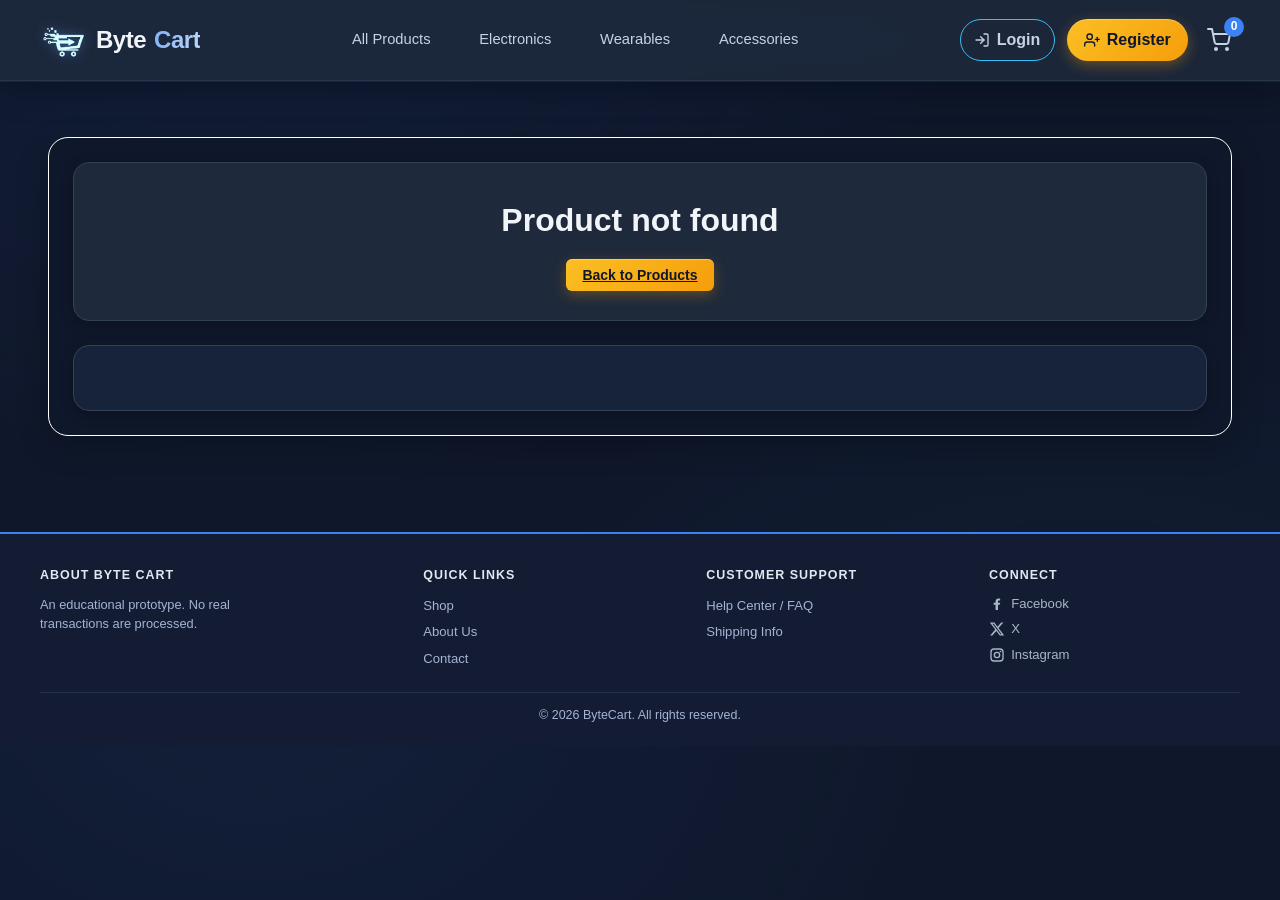
<file: product.html>
<!DOCTYPE html>
<html lang="en">

<head>
  <meta charset="UTF-8">
  <meta name="viewport" content="width=device-width, initial-scale=1.0">
  <title>Product Details - Byte Cart</title>
  <link rel="stylesheet" href="css/styles.css?v=28">
  <link rel="stylesheet" href="css/transitions.css">
  <style>
     
    .product-page-container {
      width: 100%;
      max-width: 1600px;
      margin: 0 auto;
      padding: 3.5rem 3rem;
    }

    .product-page-shell {
      background: #0F172A;
      border: 1px solid #FFFFFF;
      border-radius: 1.25rem;
      padding: 1.5rem;
      box-shadow: 0 10px 30px rgba(0, 0, 0, 0.25);
    }


    .product-detail-panel,
    .reviews-panel,
    #relatedSection {
      border: 1px solid #334155;
      border-radius: 1rem;
      box-shadow: 0 4px 14px rgba(0, 0, 0, 0.22);
    }

    .product-detail-panel {
      background: #1E293B;
      padding: 2rem;
    }


    .reviews-panel {
      background: #17233B;
      padding: 2rem;
      margin-top: 1.5rem;
    }

    .reviews-panel > div:first-child {
      border-top: none;
      margin-top: 0;
      padding-top: 0;
    }


    #relatedSection {
      background: #1B2540;
      padding: 1.75rem;
      margin-top: 1.5rem;
    }

    .related-heading {
      font-size: 1.5rem;
      font-weight: 700;
      margin: 0 0 1.5rem;
      color: #F8FAFC;
      padding-bottom: 0.75rem;
      border-bottom: 2px solid rgba(96, 165, 250, 0.35);
    }

    @media (max-width: 700px) {
      .product-page-container {
        padding: 2rem 1.25rem;
      }

      .product-page-shell {
        padding: 0.75rem;
        border-radius: 1rem;
      }

      .product-detail-panel,
      .reviews-panel {
        padding: 1.25rem;
      }

      #relatedSection {
        padding: 1.25rem;
      }
    }


    .review-card {
      background: #FFFFFF !important;
      border: 1px solid #E2E8F0 !important;
      color: #1E293B;
    }

    .review-card .review-user {
      background: #F1F5F9 !important;
      color: #0F172A !important;
      border: 1px solid #CBD5E1 !important;
    }

    .review-card .review-date {
      color: #64748B !important;
    }

    .review-card .review-comment {
      background: #FFFFFF !important;
      color: #0F172A !important;
      border-left: 3px solid #94A3B8 !important;
      border: 1px solid #E2E8F0;
      border-left: 3px solid #2563eb;
    }

    .review-card .review-delete {
      background: rgba(220, 38, 38, 0.08) !important;
      color: #B91C1C !important;
      border: 1px solid rgba(220, 38, 38, 0.35) !important;
    }
  </style>
</head>

<body>
  <nav class="navbar">
    <div class="navbar-container">
      <a href="index.html" class="logo"><img src="assets/shopping cart image.png" alt="Byte Cart logo"><span
          class="logo-byte">Byte</span><span class="logo-cart">Cart</span></a>
      <div class="nav-center">
        <a href="products.html">All Products</a>
        <a href="products.html?category=electronics">Electronics</a>
        <a href="products.html?category=wearables">Wearables</a>
        <a href="products.html?category=accessories">Accessories</a>
      </div>
      <div class="nav-right">
        <div id="userMenu"></div>
        <div id="authButtons" class="nav-auth-links">
          <a href="login.html" class="nav-login-link">
            <svg viewBox="0 0 24 24" fill="none" stroke="currentColor" stroke-width="2" stroke-linecap="round"
              stroke-linejoin="round" aria-hidden="true">
              <path d="M15 3h4a2 2 0 0 1 2 2v14a2 2 0 0 1-2 2h-4" />
              <polyline points="10 17 15 12 10 7" />
              <line x1="15" y1="12" x2="3" y2="12" />
            </svg>
            Login
          </a>
          <a href="login.html#register" class="nav-register-btn">
            <svg viewBox="0 0 24 24" fill="none" stroke="currentColor" stroke-width="2" stroke-linecap="round"
              stroke-linejoin="round" aria-hidden="true">
              <path d="M16 21v-2a4 4 0 0 0-4-4H5a4 4 0 0 0-4 4v2" />
              <circle cx="8.5" cy="7" r="4" />
              <line x1="20" y1="8" x2="20" y2="14" />
              <line x1="23" y1="11" x2="17" y2="11" />
            </svg>
            Register
          </a>
        </div>
        <a href="cart.html" class="cart-icon" aria-label="View shopping cart">
          <svg class="cart-icon-svg" viewBox="0 0 24 24" fill="none" stroke="currentColor" stroke-width="2"
            stroke-linecap="round" stroke-linejoin="round" aria-hidden="true">
            <circle cx="9" cy="21" r="1" />
            <circle cx="20" cy="21" r="1" />
            <path d="M1 1h4l2.68 13.39a2 2 0 0 0 2 1.61h9.72a2 2 0 0 0 2-1.61L23 6H6" />
          </svg>
          <span class="cart-count" id="cartCount">0</span>
        </a>
      </div>
    </div>
  </nav>
  <div class="container product-page-container">
    <div class="product-page-shell">
      <div id="productDetail" class="product-detail-panel"></div>
      <div id="reviewsSection" class="reviews-panel"></div>

      <div id="relatedSection" style="display: none;">
        <h2 class="related-heading">Related Products</h2>
        <div class="grid grid-cols-4" id="relatedProducts"></div>
      </div>
    </div>
  </div>
  <footer class="footer">
    <div class="footer-content">
      <div class="footer-section">
        <h3>About Byte Cart</h3>
        <p>An educational prototype. No real transactions are processed.</p>
      </div>
      <div class="footer-section">
        <h3>Quick Links</h3>
        <a href="#">Shop</a>
        <a href="#">About Us</a>
        <a href="#">Contact</a>
      </div>
      <div class="footer-section">
        <h3>Customer Support</h3>
        <a href="faq.html">Help Center / FAQ</a>
        <a href="faq.html#shipping">Shipping Info</a>
      </div>
            <div class="footer-section">
        <h3>Connect</h3>
        <div id="footerSocial" class="footer-social" aria-label="Social media links"></div>
      </div>
    </div>
    <div class="footer-bottom">
      <p id="footerCopyright">© 2026 ByteCart. All rights reserved.</p>
    </div>
  </footer>
  <script src="js/database.js?v=7"></script>
  <script src="data/products.js"></script>
  <script src="js/auth.js?v=3"></script>
  <script src="js/cart.js?v=8"></script>
  <script src="js/app.js?v=20"></script>
  <script src="js/site.js?v=6"></script>
  <script>
    let currentProductId = null;
    document.addEventListener("DOMContentLoaded", async () => {
      const params = new URLSearchParams(window.location.search);
      const productId = parseInt(params.get("id"));
      currentProductId = productId;
      const product = database.getProducts().find(p => Number(p.id) === productId);

      if (!product) {
        document.getElementById("productDetail").innerHTML = `
          <div class="text-center py-12">
            <h1 style="font-size: 2rem; margin-bottom: 1rem;">Product not found</h1>
            <a href="products.html" class="btn btn-primary">Back to Products</a>
          </div>
        `;
        return;
      }

      await reviewManager.syncRemoteReviews();
      app.displayProductDetail(product);
      document.getElementById("breadcrumbProduct").textContent = product.name;
      await displayReviewSection(product.id);

      const related = database.getProducts().filter(p => p.id !== product.id && p.categories.some(category => product.categories.includes(category)));
      if (related.length > 0) {
        document.getElementById("relatedSection").style.display = "block";
        document.getElementById("relatedProducts").innerHTML = related.map(p => `
          <a href="product.html?id=${p.id}" style="text-decoration: none;">
            <div class="product-card">
              <img src="${p.image_url || 'assets/default-tech-placeholder.svg'}" alt="${p.name}" class="product-image">
              <div class="product-body">
                <p class="product-category">${p.categories.join(", ")}</p>
                <h3 class="product-name">${p.name}</h3>
                <p class="product-description">${p.description}</p>
                <div class="product-rating">
                  <span style="color: #999;">${p.reviews > 0 ? `* ${p.rating} (${p.reviews})` : "No reviews yet"}</span>
                </div>
                <div class="product-price-section">
                  ${p.discount_percent > 0 ? `<span class="product-price" style="color:#FCD34D;">PHP ${p.price.toFixed(0).replace(/\B(?=(\d{3})+(?!\d))/g, ",")}</span> <span style="color:#FCA5A5; text-decoration:line-through;">PHP ${p.base_price.toFixed(0).replace(/\B(?=(\d{3})+(?!\d))/g, ",")}</span> <span style="background:rgba(239,68,68,.18); color:#FCA5A5; padding:.15rem .5rem; border-radius:9999px; font-size:.75rem; font-weight:700;">${p.discount_percent}% OFF</span>` : `<span class="product-price">PHP ${p.price.toFixed(0).replace(/\B(?=(\d{3})+(?!\d))/g, ",")}</span>`}
                  <span class="product-sales">${salesManager.getSalesCount(p.id)} bought</span>
                </div>
              </div>
            </div>
          </a>
        `).join("");
      }
    });
    window.addEventListener("databaseUpdated", async event => {
      if (event.detail.table === "products") {
        const updated = database.getProducts().find(p => Number(p.id) === currentProductId);
        if (updated) app.displayProductDetail(updated);
      }
      if (event.detail.table === "reviews" || event.detail.table === "transactions") {
        await displayReviewSection(currentProductId);
      }
    });
  </script>
</body>

</html>
</file>
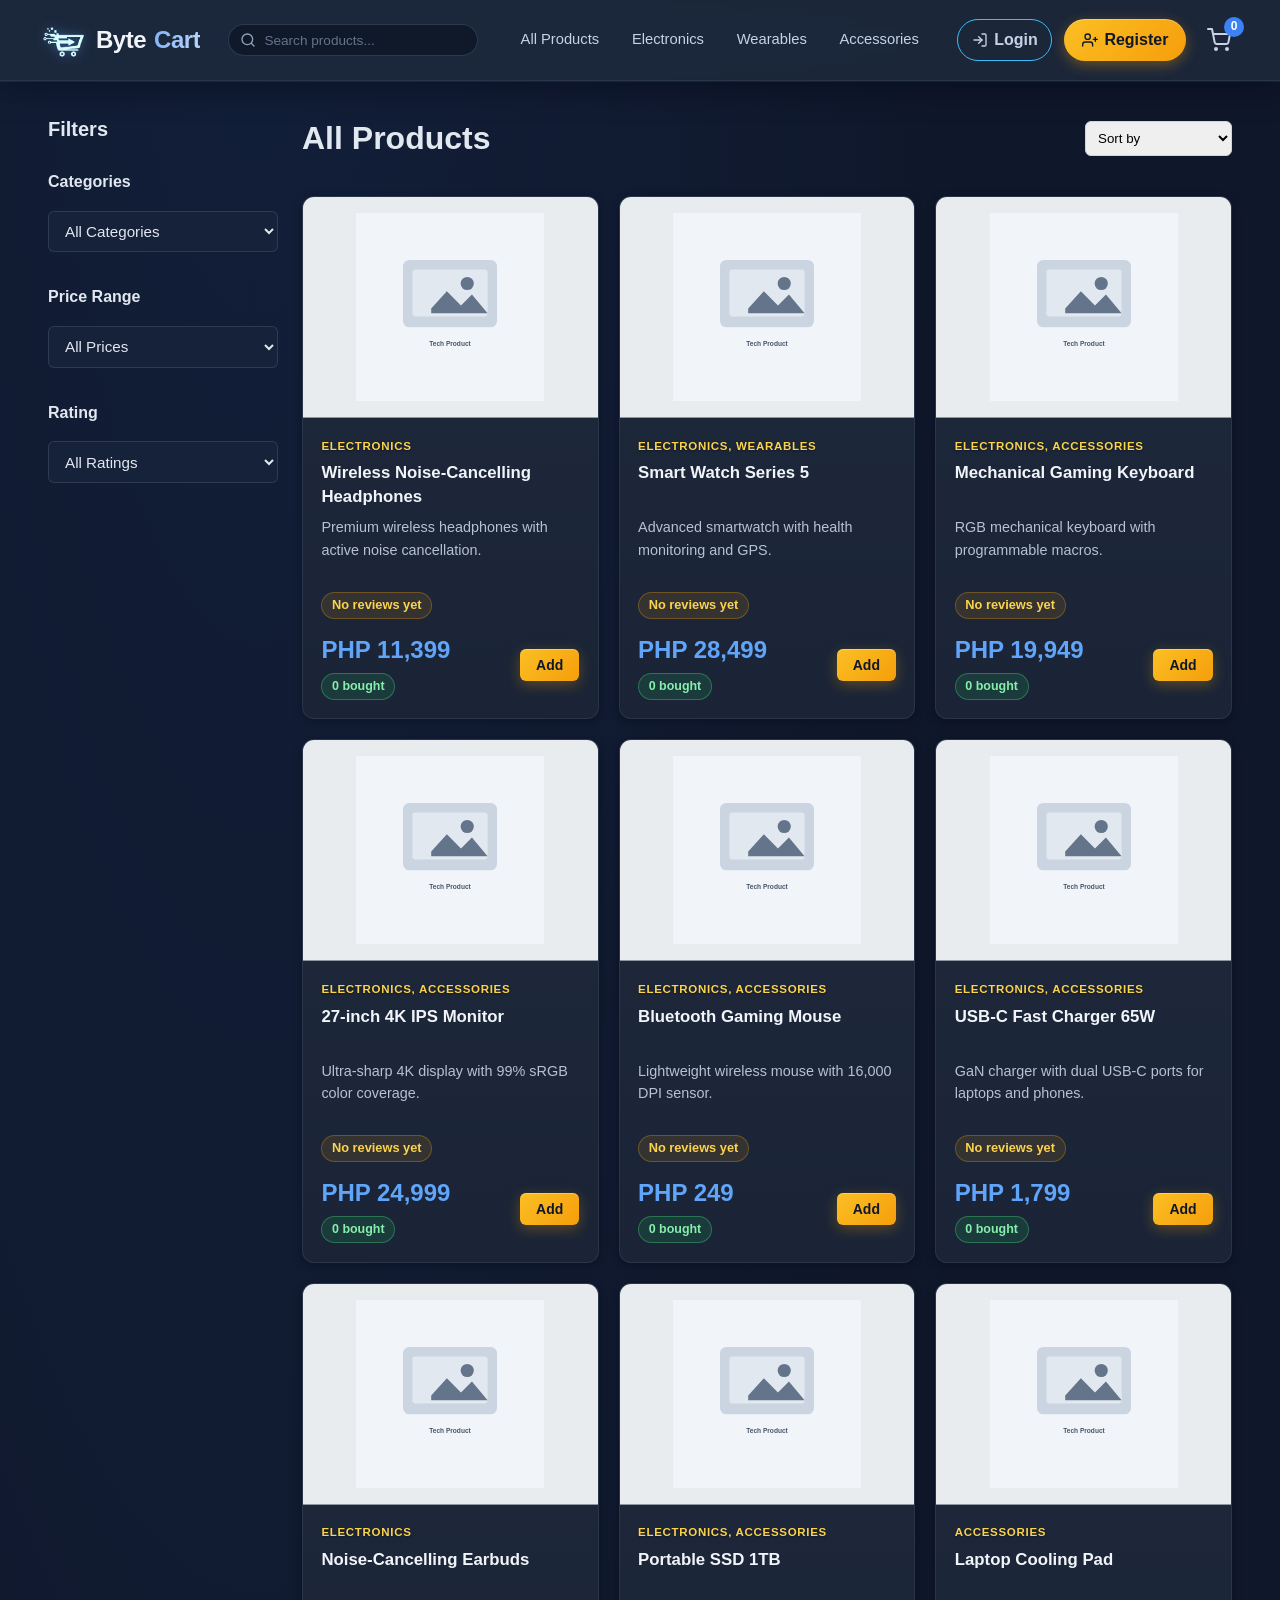
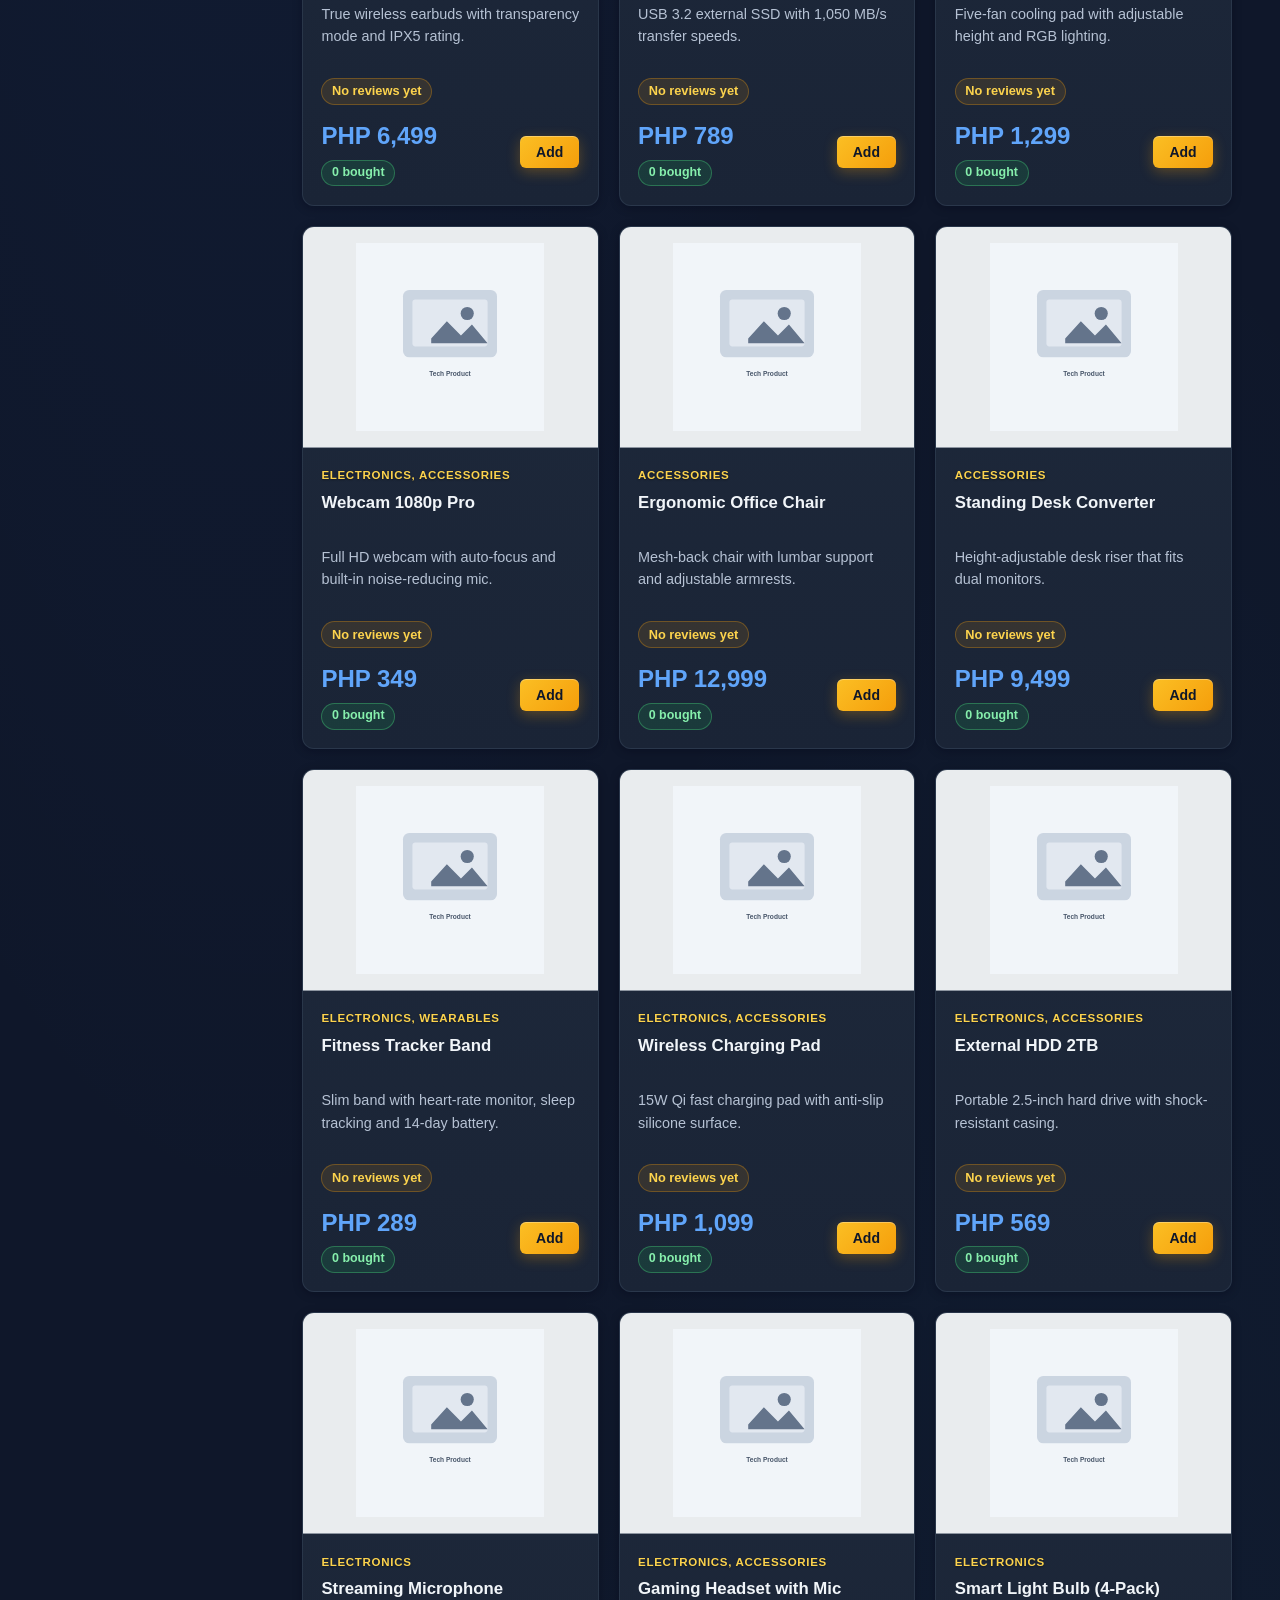
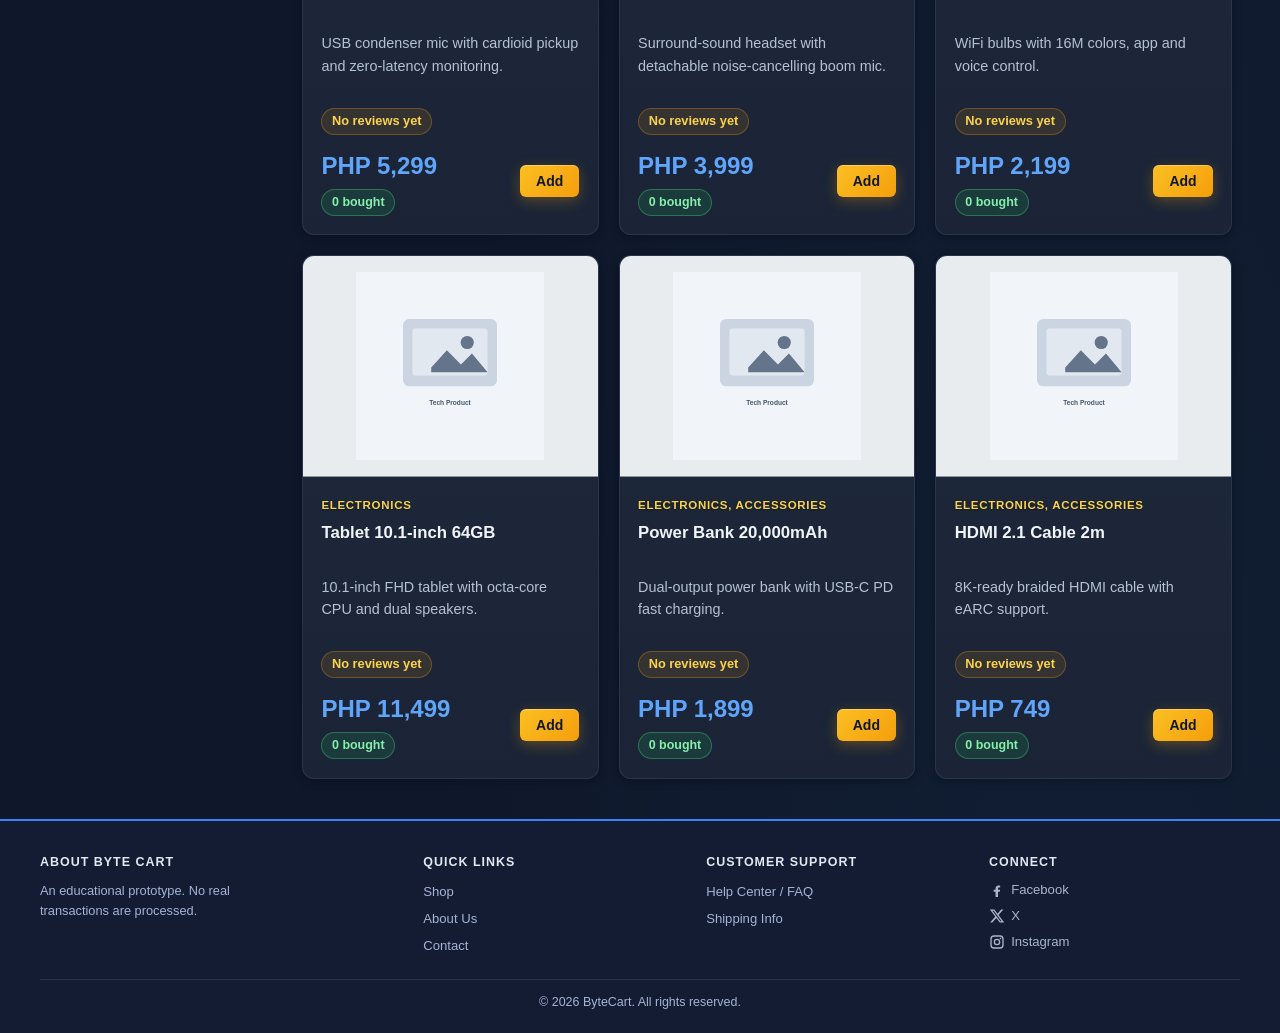
<file: products.html>
<!DOCTYPE html>
<html lang="en">

<head>
  <meta charset="UTF-8">
  <meta name="viewport" content="width=device-width, initial-scale=1.0">
  <title>All Products - Byte Cart</title>
  <link rel="stylesheet" href="css/styles.css?v=28">
  <link rel="stylesheet" href="css/transitions.css">
  <style>
     
    .navbar-container {
      flex-wrap: wrap;
    }

    .nav-center {
      display: flex;
      align-items: center;
      gap: 0.25rem;
      flex-shrink: 1;
    }

    .nav-right {
      display: flex;
      align-items: center;
      gap: 0.75rem;
      flex-shrink: 0;
    }

     
    .nav-search {
      position: relative;
      flex: 1 1 220px;
      max-width: 280px;
      margin: 0 1rem;
    }

    .nav-search-input {
      width: 100%;
      padding: 0.45rem 0.9rem 0.45rem 2.2rem;
      font-size: 0.85rem;
      font-family: inherit;
      color: #F1F5F9;
      background: rgba(11, 17, 32, 0.6);
      border: 1.5px solid rgba(51, 65, 85, 0.8);
      border-radius: 999px;
      outline: none;
      transition: border-color 0.2s, box-shadow 0.2s, background 0.2s;
    }

    .nav-search-input::placeholder {
      color: #64748B;
    }

    .nav-search-input:focus {
      border-color: #38BDF8;
      background: rgba(11, 17, 32, 0.85);
      box-shadow: 0 0 0 4px rgba(56, 189, 248, 0.15);
    }

    .nav-search-icon {
      position: absolute;
      left: 0.75rem;
      top: 50%;
      transform: translateY(-50%);
      color: #94A3B8;
      pointer-events: none;
    }

     
    .catalog-page-container {
      width: 100%;
      max-width: 1600px;
      margin: 0 auto;
      padding: 0 3rem;
    }

    .catalog-layout {
      display: grid;
      grid-template-columns: 230px minmax(0, 1fr);
      gap: 1.5rem;
      margin: 2rem 0;
    }

    .container {
      width: 100%;
      max-width: none;
      margin: 0 auto;
      padding: 0 2.5rem;
    }

    #productsGrid {
      width: 100%;
      max-width: none;
    }

    #productsGrid {
      display: grid;
      grid-template-columns: repeat(auto-fill, minmax(240px, 1fr));
      gap: 1.25rem;
      align-items: stretch;
    }

    #productsGrid>a {
      text-decoration: none;
      display: flex;
    }

    #productsGrid .product-card {
      width: 100%;
    }

    .no-results-message {
      grid-column: 1 / -1;
      text-align: center;
      padding: 3rem 1rem;
      color: #94A3B8;
      background: #1E293B;
      border: 1px dashed rgba(51, 65, 85, 0.8);
      border-radius: 0.6rem;
    }

    .no-results-message strong {
      display: block;
      color: #F8FAFC;
      font-size: 1.1rem;
      margin-bottom: 0.35rem;
    }

    @media (max-width: 980px) {
      .catalog-page-container {
        padding: 0 1.25rem;
      }

      .catalog-layout {
        grid-template-columns: 1fr;
      }

      .nav-search {
        order: 3;
        flex-basis: 100%;
        max-width: none;
        margin: 0.5rem 0 0;
      }
    }

    @media (max-width: 480px) {
      .nav-center {
        flex-wrap: nowrap;
        justify-content: flex-start;
        white-space: nowrap;
      }
    }
  </style>
</head>

<body>
  <nav class="navbar">
    <div class="navbar-container">
      <a href="index.html" class="logo"><img src="assets/shopping cart image.png" alt="Byte Cart logo"><span
          class="logo-byte">Byte</span><span class="logo-cart">Cart</span></a>
      <div class="nav-search">
        <svg class="nav-search-icon" width="16" height="16" viewBox="0 0 24 24" fill="none" stroke="currentColor"
          stroke-width="2" stroke-linecap="round" stroke-linejoin="round" aria-hidden="true">
          <circle cx="11" cy="11" r="8" />
          <path d="m21 21-4.3-4.3" />
        </svg>
        <input type="text" id="navSearch" class="nav-search-input" placeholder="Search products..."
          autocomplete="off" aria-label="Search products">
      </div>
      <div class="nav-center">
        <a href="products.html">All Products</a>
        <a href="products.html?category=electronics">Electronics</a>
        <a href="products.html?category=wearables">Wearables</a>
        <a href="products.html?category=accessories">Accessories</a>
      </div>
      <div class="nav-right">
        <div id="userMenu"></div>
        <div id="authButtons" class="nav-auth-links">
          <a href="login.html" class="nav-login-link">
            <svg viewBox="0 0 24 24" fill="none" stroke="currentColor" stroke-width="2" stroke-linecap="round"
              stroke-linejoin="round" aria-hidden="true">
              <path d="M15 3h4a2 2 0 0 1 2 2v14a2 2 0 0 1-2 2h-4" />
              <polyline points="10 17 15 12 10 7" />
              <line x1="15" y1="12" x2="3" y2="12" />
            </svg>
            Login
          </a>
          <a href="login.html#register" class="nav-register-btn">
            <svg viewBox="0 0 24 24" fill="none" stroke="currentColor" stroke-width="2" stroke-linecap="round"
              stroke-linejoin="round" aria-hidden="true">
              <path d="M16 21v-2a4 4 0 0 0-4-4H5a4 4 0 0 0-4 4v2" />
              <circle cx="8.5" cy="7" r="4" />
              <line x1="20" y1="8" x2="20" y2="14" />
              <line x1="23" y1="11" x2="17" y2="11" />
            </svg>
            Register
          </a>
        </div>
        <a href="cart.html" class="cart-icon" aria-label="View shopping cart">
          <svg class="cart-icon-svg" viewBox="0 0 24 24" fill="none" stroke="currentColor" stroke-width="2"
            stroke-linecap="round" stroke-linejoin="round" aria-hidden="true">
            <circle cx="9" cy="21" r="1" />
            <circle cx="20" cy="21" r="1" />
            <path d="M1 1h4l2.68 13.39a2 2 0 0 0 2 1.61h9.72a2 2 0 0 0 2-1.61L23 6H6" />
          </svg>
          <span class="cart-count" id="cartCount">0</span>
        </a>
      </div>
    </div>
  </nav>
  <div class="catalog-page-container">
    <div class="catalog-layout">
      <aside>
        <h3 style="font-size: 1.25rem; font-weight: bold; margin-bottom: 1.5rem;">Filters</h3>

        <div style="margin-bottom: 2rem;">
          <h4 style="font-weight: 600; margin-bottom: 1rem;">Categories</h4>
          <select id="categoryFilter" class="filter-select" onchange="filterProducts()">
            <option value="">All Categories</option>
            <option value="electronics">Electronics</option>
            <option value="wearables">Wearables</option>
            <option value="accessories">Accessories</option>
          </select>
        </div>

        <div style="margin-bottom: 2rem;">
          <h4 style="font-weight: 600; margin-bottom: 1rem;">Price Range</h4>
          <select id="priceFilter" class="filter-select" onchange="filterProducts()">
            <option value="">All Prices</option>
            <option value="under-5000">Under PHP 5,000</option>
            <option value="5000-15000">PHP 5,000 - PHP 15,000</option>
            <option value="above-15000">Above PHP 15,000</option>
          </select>
        </div>

        <div>
          <h4 style="font-weight: 600; margin-bottom: 1rem;">Rating</h4>
          <select id="ratingFilter" class="filter-select" onchange="filterProducts()">
            <option value="">All Ratings</option>
            <option value="4">4 Stars &amp; Above</option>
            <option value="3">3 Stars &amp; Above</option>
            <option value="2">2 Stars &amp; Above</option>
          </select>
        </div>
      </aside>
      <main>
        <div style="display: flex; justify-content: space-between; align-items: center; margin-bottom: 2rem;">
          <h1 style="font-size: 2rem; font-weight: bold;">All Products</h1>
          <select id="sortSelect" onchange="sortProducts()"
            style="padding: 0.5rem; border: 1px solid #d1d5db; border-radius: 0.375rem;">
            <option value="">Sort by</option>
            <option value="price-low">Price: Low to High</option>
            <option value="price-high">Price: High to Low</option>
            <option value="newest">Newest Arrivals</option>
            <option value="name-asc">Alphabetical: A-Z</option>
            <option value="name-desc">Alphabetical: Z-A</option>
          </select>
        </div>

        <div class="grid grid-cols-3" id="productsGrid"></div>
      </main>
    </div>
  </div>
  <footer class="footer">
    <div class="footer-content">
      <div class="footer-section">
        <h3>About Byte Cart</h3>
        <p>An educational prototype. No real transactions are processed.</p>
      </div>
      <div class="footer-section">
        <h3>Quick Links</h3>
        <a href="#">Shop</a>
        <a href="#">About Us</a>
        <a href="#">Contact</a>
      </div>
      <div class="footer-section">
        <h3>Customer Support</h3>
        <a href="faq.html">Help Center / FAQ</a>
        <a href="faq.html#shipping">Shipping Info</a>
      </div>
            <div class="footer-section">
        <h3>Connect</h3>
        <div id="footerSocial" class="footer-social" aria-label="Social media links"></div>
      </div>
    </div>
    <div class="footer-bottom">
      <p id="footerCopyright">© 2026 ByteCart. All rights reserved.</p>
    </div>
  </footer>
  <script src="js/database.js?v=7"></script>
  <script src="data/products.js"></script>
  <script src="js/auth.js?v=3"></script>
  <script src="js/cart.js?v=8"></script>
  <script src="js/app.js?v=20"></script>
  <script src="js/site.js?v=6"></script>
  <script>
    const categoryLabels = {
      electronics: "Electronics",
      wearables: "Wearables",
      accessories: "Accessories"
    };
    let filteredProducts = [];

    function getCatalogProducts() {
      return database.getProducts().filter(product => product.active !== false);
    }

    function updateCategoryContext(category) {
      document.querySelector("main h1").textContent = category ? categoryLabels[category] : "All Products";
      const url = new URL(window.location.href);
      if (category) url.searchParams.set("category", category);
      else url.searchParams.delete("category");
      window.history.replaceState({}, "", url);
    }

    function filterProducts() {
      const category = document.getElementById("categoryFilter").value.trim().toLowerCase();
      const priceRange = document.getElementById("priceFilter").value;
      const minimumRating = parseFloat(document.getElementById("ratingFilter").value) || 0;
      const searchTerm = (document.getElementById("navSearch")?.value || "").trim().toLowerCase();

      filteredProducts = getCatalogProducts().filter(p => {
        const searchMatch = !searchTerm || p.name.toLowerCase().includes(searchTerm);
        const categoryMatch = !category || p.categories.includes(category);
        const priceMatch = !priceRange ||
          (priceRange === "under-5000" && p.price < 5000) ||
          (priceRange === "5000-15000" && p.price >= 5000 && p.price <= 15000) ||
          (priceRange === "above-15000" && p.price > 15000);
        const ratingMatch = !minimumRating || p.rating >= minimumRating;
        return searchMatch && categoryMatch && priceMatch && ratingMatch;
      });

      applySort();
      updateCategoryContext(category);
    }

    function sortProducts() {
      filterProducts();
    }

    function applySort() {
      const sortValue = document.getElementById("sortSelect").value;
      const sorted = [...filteredProducts];

      if (sortValue === "price-low") sorted.sort((a, b) => a.price - b.price);
      else if (sortValue === "price-high") sorted.sort((a, b) => b.price - a.price);
      else if (sortValue === "newest") sorted.sort((a, b) => new Date(b.created_at || 0) - new Date(a.created_at || 0));
      else if (sortValue === "name-asc") sorted.sort((a, b) => a.name.localeCompare(b.name));
      else if (sortValue === "name-desc") sorted.sort((a, b) => b.name.localeCompare(a.name));
      filteredProducts = sorted;
      displayFilteredProducts();
    }

    function displayFilteredProducts() {
      const grid = document.getElementById("productsGrid");
      grid.innerHTML = filteredProducts.map(product => `
        <a href="product.html?id=${product.id}" style="text-decoration: none;">
          <div class="product-card">
            <img src="${product.image_url || 'assets/default-tech-placeholder.svg'}" alt="${product.name}" class="product-image">
            <div class="product-body">
              <p class="product-category">${product.categories.join(", ")}</p>
              <h3 class="product-name">${product.name}</h3>
              <p class="product-description">${product.description}</p>
              <div class="product-rating">
                <span>${product.reviews > 0 ? `* ${product.rating} (${product.reviews})` : "No reviews yet"}</span>
              </div>
              <div class="product-price-section">
                ${product.discount_percent > 0 ? `<span class="product-price" style="color:#FCD34D;">PHP ${product.price.toFixed(0).replace(/\B(?=(\d{3})+(?!\d))/g, ",")}</span> <span style="color:#FCA5A5; text-decoration:line-through; font-size:.85rem;">PHP ${product.base_price.toFixed(0).replace(/\B(?=(\d{3})+(?!\d))/g, ",")}</span> <span style="background:rgba(239,68,68,.18); color:#FCA5A5; padding:.15rem .5rem; border-radius:9999px; font-size:.7rem; font-weight:700;">${product.discount_percent}% OFF</span>` : `<span class="product-price">PHP ${product.price.toFixed(0).replace(/\B(?=(\d{3})+(?!\d))/g, ",")}</span>`}
                <span class="product-sales">${salesManager.getSalesCount(product.id)} bought</span>
                <button onclick="event.preventDefault(); addProductToCart(${product.id})" class="btn btn-primary">Add</button>
              </div>
            </div>
          </div>
        </a>
      `).join("") || `
        <div class="no-results-message">
          <strong>No products found</strong>
          Nothing matches your search or filters. Try a different term.
        </div>`;
    }

    document.addEventListener("DOMContentLoaded", () => {
      const requestedCategory = (new URLSearchParams(window.location.search).get("category") || "").trim().toLowerCase();
      if (requestedCategory && categoryLabels[requestedCategory]) {
        document.getElementById("categoryFilter").value = requestedCategory;
      }
      filterProducts();

      const navSearch = document.getElementById("navSearch");
      if (navSearch) {
        navSearch.addEventListener("input", () => filterProducts());
      }
    });

    window.addEventListener("databaseUpdated", event => {
      if (event.detail.table === "products") filterProducts();
    });
  </script>
</body>

</html>
</file>
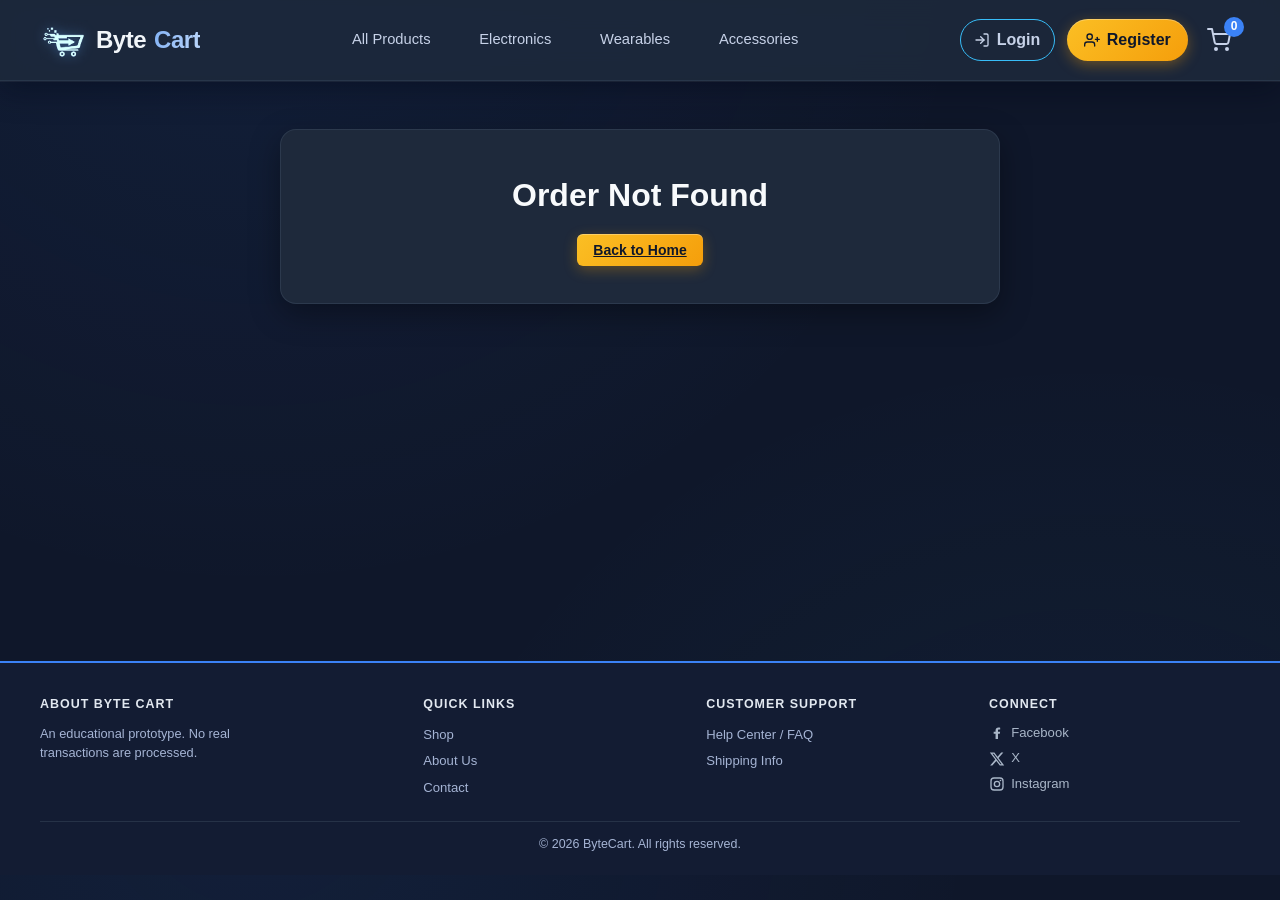
<file: success.html>
<!DOCTYPE html>
<html lang="en">

<head>
  <meta charset="UTF-8">
  <meta name="viewport" content="width=device-width, initial-scale=1.0">
  <title>Order Successful - Byte Cart</title>
  <link rel="stylesheet" href="css/styles.css?v=28">
  <link rel="stylesheet" href="css/transitions.css">
</head>

<body>
  <nav class="navbar">
    <div class="navbar-container">
      <a href="index.html" class="logo"><img src="assets/shopping cart image.png" alt="Byte Cart logo"><span
          class="logo-byte">Byte</span><span class="logo-cart">Cart</span></a>
      <div class="nav-center">
        <a href="products.html">All Products</a>
        <a href="products.html?category=electronics">Electronics</a>
        <a href="products.html?category=wearables">Wearables</a>
        <a href="products.html?category=accessories">Accessories</a>
      </div>
      <div class="nav-right">
        <div id="userMenu"></div>
        <div id="authButtons" class="nav-auth-links">
          <a href="login.html" class="nav-login-link">
            <svg viewBox="0 0 24 24" fill="none" stroke="currentColor" stroke-width="2" stroke-linecap="round"
              stroke-linejoin="round" aria-hidden="true">
              <path d="M15 3h4a2 2 0 0 1 2 2v14a2 2 0 0 1-2 2h-4" />
              <polyline points="10 17 15 12 10 7" />
              <line x1="15" y1="12" x2="3" y2="12" />
            </svg>
            Login
          </a>
          <a href="login.html#register" class="nav-register-btn">
            <svg viewBox="0 0 24 24" fill="none" stroke="currentColor" stroke-width="2" stroke-linecap="round"
              stroke-linejoin="round" aria-hidden="true">
              <path d="M16 21v-2a4 4 0 0 0-4-4H5a4 4 0 0 0-4 4v2" />
              <circle cx="8.5" cy="7" r="4" />
              <line x1="20" y1="8" x2="20" y2="14" />
              <line x1="23" y1="11" x2="17" y2="11" />
            </svg>
            Register
          </a>
        </div>
        <a href="cart.html" class="cart-icon" aria-label="View shopping cart">
          <svg class="cart-icon-svg" viewBox="0 0 24 24" fill="none" stroke="currentColor" stroke-width="2"
            stroke-linecap="round" stroke-linejoin="round" aria-hidden="true">
            <circle cx="9" cy="21" r="1" />
            <circle cx="20" cy="21" r="1" />
            <path d="M1 1h4l2.68 13.39a2 2 0 0 0 2 1.61h9.72a2 2 0 0 0 2-1.61L23 6H6" />
          </svg>
          <span class="cart-count" id="cartCount">0</span>
        </a>
      </div>
    </div>
  </nav>
  <div class="container" style="padding: 3rem 1rem; min-height: 60vh;">
    <div id="successContent"
      style="max-width: 720px; margin: 0 auto; background: #1E293B; border: 1px solid rgba(51, 65, 85, 0.7); border-radius: 1rem; padding: 2.5rem; box-shadow: 0 10px 30px rgba(0, 0, 0, 0.35);"></div>
  </div>
  <footer class="footer">
    <div class="footer-content">
      <div class="footer-section">
        <h3>About Byte Cart</h3>
        <p>An educational prototype. No real transactions are processed.</p>
      </div>
      <div class="footer-section">
        <h3>Quick Links</h3>
        <a href="#">Shop</a>
        <a href="#">About Us</a>
        <a href="#">Contact</a>
      </div>
      <div class="footer-section">
        <h3>Customer Support</h3>
        <a href="faq.html">Help Center / FAQ</a>
        <a href="faq.html#shipping">Shipping Info</a>
      </div>
            <div class="footer-section">
        <h3>Connect</h3>
        <div id="footerSocial" class="footer-social" aria-label="Social media links"></div>
      </div>
    </div>
    <div class="footer-bottom">
      <p id="footerCopyright">© 2026 ByteCart. All rights reserved.</p>
    </div>
  </footer>
  <script src="js/database.js?v=7"></script>
  <script src="data/products.js"></script>
  <script src="js/auth.js?v=3"></script>
  <script src="js/cart.js?v=8"></script>
  <script src="js/app.js?v=20"></script>
  <script src="js/site.js?v=6"></script>
  <script>
    document.addEventListener("DOMContentLoaded", () => {
      const params = new URLSearchParams(window.location.search);
      const orderId = parseInt(params.get("orderId"));

      if (!orderId) {
        document.getElementById("successContent").innerHTML = `
          <div class="text-center">
          <h1 style="font-size: 2rem; font-weight: bold; margin-bottom: 1rem; color: #F8FAFC;">Order Not Found</h1>
            <a href="index.html" class="btn btn-primary">Back to Home</a>
          </div>
        `;
        return;
      }

      const order = cartManager.getOrder(orderId);

      if (!order) {
        document.getElementById("successContent").innerHTML = `
          <div class="text-center">
          <h1 style="font-size: 2rem; font-weight: bold; margin-bottom: 1rem; color: #F8FAFC;">Order Not Found</h1>
            <a href="index.html" class="btn btn-primary">Back to Home</a>
          </div>
        `;
        return;
      }

      const shippingDays = 3;
      const deliveryDate = new Date(new Date(order.createdAt).getTime() + shippingDays * 24 * 60 * 60 * 1000);

      document.getElementById("successContent").innerHTML = `
        <div style="max-width: 600px; margin: 0 auto; text-align: center;">
          <div style="width: 72px; height: 72px; margin: 0 auto 1.25rem; border-radius: 50%; background: rgba(16, 185, 129, 0.12); border: 2px solid #10b981; display: flex; align-items: center; justify-content: center; color: #10b981;">
            <svg width="36" height="36" viewBox="0 0 24 24" fill="none" stroke="currentColor" stroke-width="2.5" stroke-linecap="round" stroke-linejoin="round" aria-hidden="true">
              <polyline points="20 6 9 17 4 12" />
            </svg>
          </div>

          <h1 style="font-size: 2rem; font-weight: 700; color: #10B981; margin-bottom: 0.5rem;">Order Confirmed!</h1>
          <p style="font-size: 1rem; color: #A5B4D4; margin-bottom: 2rem;">Thank you for your purchase</p>

          <div style="background: rgba(11, 17, 32, 0.5); border: 1px solid rgba(51, 65, 85, 0.7); border-radius: 0.5rem; padding: 2rem; margin-bottom: 2rem;">
            <div style="margin-bottom: 1.5rem;">
              <p style="font-size: 0.78rem; color: #93C5FD; font-weight: 700; text-transform: uppercase; letter-spacing: 0.08em; margin-bottom: 0.25rem;">Order Number</p>
              <p style="font-size: 1.35rem; font-weight: 700; color: #F8FAFC;">${order.orderNumber}</p>
            </div>

            <div style="margin-bottom: 1.5rem;">
              <p style="font-size: 0.78rem; color: #93C5FD; font-weight: 700; text-transform: uppercase; letter-spacing: 0.08em; margin-bottom: 0.25rem;">Order Date</p>
              <p style="font-size: 1rem; font-weight: 500; color: #E2E8F0;">${new Date(order.createdAt).toLocaleDateString()} at ${new Date(order.createdAt).toLocaleTimeString()}</p>
            </div>

            <div style="margin-bottom: 1.5rem;">
              <p style="font-size: 0.78rem; color: #93C5FD; font-weight: 700; text-transform: uppercase; letter-spacing: 0.08em; margin-bottom: 0.25rem;">Estimated Delivery</p>
              <p style="font-size: 1rem; font-weight: 500; color: #E2E8F0;">${deliveryDate.toLocaleDateString()}</p>
            </div>

            <div style="margin-bottom: 0;">
              <p style="font-size: 0.78rem; color: #93C5FD; font-weight: 700; text-transform: uppercase; letter-spacing: 0.08em; margin-bottom: 0.25rem;">Order Total</p>
              <p style="font-size: 1.35rem; font-weight: 700; color: #F8FAFC;">PHP ${Number(order.total).toFixed(0).replace(/\B(?=(\d{3})+(?!\d))/g, ",")}</p>
            </div>
          </div>

          <div style="background: rgba(37, 99, 235, 0.1); border-radius: 0.5rem; padding: 1.5rem; margin-bottom: 2rem; border-left: 4px solid #2563eb; text-align: left;">
            <h3 style="font-weight: 600; margin-bottom: 0.5rem; color: #F8FAFC;">Shipping Address</h3>
            <p style="color: #A5B4D4; line-height: 1.6;">
              ${order.shippingDetails.recipientName}<br>
              ${order.shippingDetails.streetAddress}<br>
              ${order.shippingDetails.city}, ${order.shippingDetails.state} ${order.shippingDetails.postalCode}<br>
              ${order.shippingDetails.country}
            </p>
          </div>

          <div style="background: rgba(11, 17, 32, 0.5); border: 1px solid rgba(51, 65, 85, 0.7); border-radius: 0.5rem; padding: 1.5rem; margin-bottom: 2rem;">
            <h3 style="font-weight: 600; margin-bottom: 1rem; color: #F8FAFC;">Order Items</h3>
            <div style="text-align: left;">
              ${order.items.map(item => `
                <div style="display: flex; justify-content: space-between; padding: 0.75rem 0; border-bottom: 1px solid rgba(51, 65, 85, 0.5);">
                  <div>
                    <p style="font-weight: 500; color: #E2E8F0;">${item.name}</p>
                    <p style="font-size: 0.875rem; color: #94A3B8;">Qty: ${item.quantity}</p>
                  </div>
                  <p style="font-weight: 600; color: #E2E8F0;">PHP ${(item.price * item.quantity).toFixed(0).replace(/\B(?=(\d{3})+(?!\d))/g, ",")}</p>
                </div>
              `).join("")}
            </div>
          </div>

          <div style="margin-bottom: 2rem;">
            <p style="color: #94A3B8; margin-bottom: 1rem;">A confirmation email has been sent to ${authManager.getCurrentUser().email}</p>
          </div>

          <div style="display: flex; gap: 1rem; justify-content: center;">
            <a href="account.html" class="btn btn-primary">View Order Details</a>
            <a href="products.html" class="btn btn-secondary">Continue Shopping</a>
          </div>

          <div style="margin-top: 2rem; padding-top: 2rem; border-top: 1px solid #e5e7eb;">
            <p style="font-size: 0.875rem; color: #94A3B8;">
              Need help? <a href="about.html#contact" style="color: #93C5FD; text-decoration: none;">Contact support</a>
            </p>
          </div>
        </div>
      `;
    });
  </script>
</body>

</html>
</file>
<file: css/styles.css>
* {
  margin: 0;
  padding: 0;
  box-sizing: border-box;
}

body {
  font-family: -apple-system, BlinkMacSystemFont, "Segoe UI", Roboto, "Helvetica Neue", Arial, sans-serif;
  color: #333;
  background-color: #f9fafb;
  line-height: 1.6;
}

.navbar {
  background: white;
  box-shadow: 0 1px 3px rgba(0, 0, 0, 0.1);
  position: sticky;
  top: 0;
  z-index: 100;
}

.navbar-container {
  max-width: none;
  margin: 0;
  display: flex;
  justify-content: space-between;
  align-items: center;
  padding: 1rem 2.5rem;
  gap: 0.75rem;
  width: 100%;
}

.logo {
  display: flex;
  align-items: center;
  gap: 0.5rem;
  font-family: "Trebuchet MS", "Segoe UI", sans-serif;
  font-size: 1.5rem;
  letter-spacing: -0.02em;
  text-decoration: none;
  transform-origin: left center;
  transition: opacity 0.2s ease, transform 0.25s ease;
}

.logo:hover {
  opacity: 0.82;
  transform: translateY(-2px);
}

.logo-byte {
  color: #0f172a;
  font-weight: 700;
}

.logo-cart {
  color: #2563eb;
  font-weight: 600;
  background: linear-gradient(110deg, #2563eb 0%, #60a5fa 45%, #2563eb 70%);
  background-size: 220% 100%;
  background-clip: text;
  -webkit-background-clip: text;
  -webkit-text-fill-color: transparent;
  animation: logoTextShine 5s ease-in-out infinite;
}

.logo img {
  width: 48px;
  height: 48px;
  object-fit: contain;
  animation: logoFloat 3.6s ease-in-out infinite;
  transition: transform 0.3s ease, filter 0.3s ease;
}

.logo:hover img {
  transform: rotate(-5deg) scale(1.08);
  filter: drop-shadow(0 5px 8px rgba(37, 99, 235, 0.28));
}

@keyframes logoFloat {

  0%,
  100% {
    transform: translateY(0) rotate(0deg);
  }

  50% {
    transform: translateY(-3px) rotate(1.5deg);
  }
}

@keyframes logoTextShine {

  0%,
  65%,
  100% {
    background-position: 100% 50%;
  }

  80% {
    background-position: 0% 50%;
  }
}

@media (prefers-reduced-motion: reduce) {

  .logo,
  .logo img,
  .logo-cart,
  #heroAnnouncement {
    animation: none;
    transition: none;
  }
}

.nav-center {
  display: flex;
  gap: 1.25rem;
  flex: 1;
  justify-content: center;
  flex-wrap: nowrap;
  white-space: nowrap;
}

.nav-center a {
  text-decoration: none;
  color: #666;
  font-weight: 500;
  transition: color 0.3s;
  font-size: 0.92rem;
}

.nav-center a:hover {
  color: #2563eb;
}

.nav-right {
      display: flex;
      gap: 0.6rem;
      align-items: center;
      flex: 0 0 auto;
    }

#authButtons {
  display: flex;
  align-items: center;
  gap: 0.75rem;
}

.nav-auth-links .nav-login-link {
  display: inline-flex;
  align-items: center;
  gap: 0.4rem;
  text-decoration: none;
  color: #2563eb;
  font-weight: 600;
  padding: 0.45rem 0.85rem;
  border: 1.5px solid #2563eb;
  border-radius: 999px;
  white-space: nowrap;
  background: white;
  transition: background-color 0.25s, box-shadow 0.25s, transform 0.15s, color 0.25s;
}

.nav-auth-links .nav-login-link svg {
  width: 16px;
  height: 16px;
  stroke: currentColor;
  transition: stroke 0.25s;
}

.nav-auth-links .nav-login-link:hover {
  background: #2563eb;
  color: white;
  box-shadow: 0 4px 14px rgba(37, 99, 235, 0.35);
  transform: translateY(-2px);
}

.nav-auth-links .nav-login-link:hover svg {
  stroke: white;
}

.nav-auth-links .nav-register-btn {
  display: inline-flex;
  align-items: center;
  gap: 0.4rem;
  text-decoration: none;
  color: white;
  background: linear-gradient(135deg, #2563eb 0%, #1d4ed8 100%);
  padding: 0.5rem 1.1rem;
  border-radius: 999px;
  font-weight: 600;
  white-space: nowrap;
  box-shadow: 0 2px 6px rgba(37, 99, 235, 0.35);
  transition: box-shadow 0.25s, transform 0.15s, filter 0.25s, background 0.25s;
}

.nav-auth-links .nav-register-btn svg {
  width: 16px;
  height: 16px;
  stroke: currentColor;
  transition: stroke 0.25s;
}

.nav-auth-links .nav-register-btn:hover {
  background: linear-gradient(135deg, #1d4ed8 0%, #1e40af 100%);
  box-shadow: 0 6px 18px rgba(37, 99, 235, 0.45);
  transform: translateY(-2px);
  color: white;
}

.nav-auth-links .nav-register-btn:hover svg {
  stroke: white;
}

.cart-icon {
  position: relative;
  cursor: pointer;
  display: inline-flex;
  align-items: center;
  justify-content: center;
  width: 42px;
  height: 42px;
  flex: 0 0 auto;
  text-decoration: none;
  color: #333;
  transition: color 0.3s;
}

.cart-icon-svg {
  width: 24px;
  height: 24px;
  display: block;
}

.cart-icon:hover {
  color: #2563eb;
}

.cart-count {
  position: absolute;
  top: -2px;
  right: -4px;
  background: #ef4444;
  color: white;
  border-radius: 50%;
  width: 20px;
  height: 20px;
  display: flex;
  align-items: center;
  justify-content: center;
  font-size: 0.75rem;
  font-weight: bold;
}

.hero {
  position: relative;
  isolation: isolate;
  overflow: hidden;
  background: linear-gradient(135deg, #2563eb 0%, #1e40af 100%);
  color: white;
  padding: 4rem 1rem;
  text-align: center;
}

.hero::before {
  content: "";
  position: absolute;
  inset: 0;
  z-index: -1;
  opacity: 0.22;
  background-image:
    linear-gradient(rgba(255, 255, 255, 0.16) 1px, transparent 1px),
    linear-gradient(90deg, rgba(255, 255, 255, 0.16) 1px, transparent 1px);
  background-size: 34px 34px;
  mask-image: linear-gradient(120deg, black 0%, transparent 78%);
}

.hero::after {
  content: "";
  position: absolute;
  width: 52%;
  height: 180%;
  top: -40%;
  right: -14%;
  z-index: -1;
  border-left: 1px solid rgba(255, 255, 255, 0.2);
  border-right: 1px solid rgba(255, 255, 255, 0.1);
  transform: rotate(18deg);
  background: linear-gradient(90deg, transparent, rgba(255, 255, 255, 0.08), transparent);
}

.hero:has(.greeting-admin) {
  background: linear-gradient(135deg, #0f3b82 0%, #1555b8 55%, #1d4ed8 100%);
}

.hero:has(.greeting-admin) .hero-content {
  max-width: 760px;
  margin: 0 auto;
  padding: 2.25rem 2rem;
  border: 1px solid rgba(255, 255, 255, 0.2);
  border-radius: 1rem;
  background: rgba(7, 31, 75, 0.2);
  box-shadow: 0 18px 45px rgba(4, 22, 59, 0.2);
  backdrop-filter: blur(4px);
}

.hero-content h1 {
  font-size: 3rem;
  margin-bottom: 1rem;
  font-weight: bold;
  transition: all 0.4s ease;
}

#heroAnnouncement {
  animation: announcementGlow 4s ease-in-out infinite;
}

@keyframes announcementGlow {

  0%,
  100% {
    text-shadow: 0 0 0 rgba(255, 255, 255, 0);
  }

  50% {
    text-shadow: 0 0 18px rgba(191, 219, 254, 0.55);
  }
}

.hero-content h1.greeting-user {
  font-size: 2.4rem;
  background: linear-gradient(135deg, #fbbf24, #f59e0b);
  -webkit-background-clip: text;
  -webkit-text-fill-color: transparent;
  background-clip: text;
}

.hero-content h1.greeting-user:hover {
  filter: brightness(1.15);
  transform: scale(1.01);
}

.hero-content h1.greeting-admin {
  font-size: 2.4rem;
  background: linear-gradient(135deg, #ffffff, #bfdbfe);
  -webkit-background-clip: text;
  -webkit-text-fill-color: transparent;
  background-clip: text;
}

.hero-content h1.greeting-admin:hover {
  filter: brightness(1.15);
  transform: scale(1.01);
}

.hero-content p {
  font-size: 1.25rem;
  margin-bottom: 2rem;
  opacity: 0.9;
  transition: opacity 0.4s ease;
}

.welcome-user {
  color: #f59e0b;
  transition: color 0.2s ease, transform 0.2s ease;
}

.welcome-user:hover {
  color: #fbbf24;
  transform: scale(1.05);
}

.welcome-admin {
  color: #ef4444;
  transition: color 0.2s ease, transform 0.2s ease;
}

.welcome-admin:hover {
  color: #f87171;
  transform: scale(1.05);
}

.cta-button {
  display: inline-block;
  background: white;
  color: #2563eb;
  padding: 0.75rem 2rem;
  border-radius: 0.5rem;
  text-decoration: none;
  font-weight: bold;
  transition: transform 0.3s, box-shadow 0.3s;
}

.cta-button:hover {
  transform: translateY(-2px);
  box-shadow: 0 4px 12px rgba(0, 0, 0, 0.15);
}

.container {
  max-width: 1200px;
  margin: 0 auto;
  padding: 2rem 1rem;
}

.team-grid {
  align-items: stretch;
}

.team-card {
  min-height: 100%;
  padding: 1.5rem;
  text-align: center;
  background: #ffffff;
  border: 1px solid #e2e8f0;
  border-radius: 0.75rem;
  box-shadow: 0 8px 24px rgba(15, 23, 42, 0.06);
  transition: transform 0.25s ease, box-shadow 0.25s ease, border-color 0.25s ease;
}

.team-card:hover {
  transform: translateY(-4px);
  border-color: #93c5fd;
  box-shadow: 0 14px 30px rgba(37, 99, 235, 0.14);
}

.team-photo {
  display: block;
  width: 104px;
  height: 104px;
  margin: 0 auto 1rem;
  object-fit: cover;
  border: 4px solid #dbeafe;
  border-radius: 50%;
  background: #eff6ff;
}

.team-card h3 {
  margin-bottom: 0.25rem;
  color: #0f172a;
  font-size: 1.1rem;
}

.team-role {
  margin-bottom: 0.75rem;
  color: #2563eb;
  font-size: 0.82rem;
  font-weight: 700;
  letter-spacing: 0.04em;
  text-transform: uppercase;
}

.team-bio {
  color: #64748b;
  font-size: 0.92rem;
  line-height: 1.6;
}

@media (prefers-reduced-motion: reduce) {
  .team-card {
    transition: none;
  }
}

.grid {
  display: grid;
  gap: 1.5rem;
  align-items: stretch;
}

.grid-cols-3 {
  grid-template-columns: repeat(auto-fill, minmax(280px, 1fr));
}

.grid-cols-4 {
  grid-template-columns: repeat(auto-fill, minmax(250px, 1fr));
}

.grid a {
  display: flex;
  min-width: 0;
  text-decoration: none;
  color: inherit;
  height: 100%;
}

@media (max-width: 768px) {
  .logo {
    font-size: 1.25rem;
  }

  .grid-cols-3,
  .grid-cols-4 {
    grid-template-columns: repeat(auto-fill, minmax(200px, 1fr));
  }

  .nav-center {
    display: none;
  }

  .hero-content h1 {
    font-size: 2rem;
  }
}

 
a:has(> .product-card) {
  display: block;
  height: 100%;
  text-decoration: none;
}

.product-card {
  border: 1px solid #e5e7eb;
  border-radius: 0.75rem;
  overflow: hidden;
  background: white;
  transition: box-shadow 0.3s, transform 0.3s, border-color 0.3s;
  box-shadow: 0 1px 3px rgba(0, 0, 0, 0.1);
  display: flex;
  flex-direction: column;
  height: 100%;
}

.product-card:hover {
  box-shadow: 0 10px 25px rgba(0, 0, 0, 0.1);
  transform: translateY(-5px);
  border-color: #cbd5e1;
}

.product-image {
  width: 100%;
  aspect-ratio: 4 / 3;
  height: auto;
  object-fit: contain;
  object-position: center;
  padding: 1rem;
  display: block;
  background: #f8fafc;
  border-bottom: 1px solid #e5e7eb;
  flex-shrink: 0;
}

.product-detail-image {
  width: 100%;
  aspect-ratio: 1 / 1;
  height: auto;
  max-height: 560px;
  display: block;
  object-fit: contain;
  object-position: center;
  padding: 2rem;
  background: #f8fafc;
  border-radius: 1rem;
}

.product-thumbnail {
  width: 60px;
  height: 60px;
  object-fit: cover;
  border-radius: 0.375rem;
  background: #f1f5f9;
}

.product-body {
  padding: 1.15rem;
  flex: 1;
  min-width: 0;
  display: flex;
  flex-direction: column;
}

.product-category {
  font-size: 0.72rem;
  color: #64748b;
  text-transform: uppercase;
  letter-spacing: 0.06em;
  font-weight: 700;
}

.product-name {
  font-size: 1.05rem;
  line-height: 1.4;
  font-weight: 700;
  color: #0f172a;
  margin-top: 0.4rem;
  min-height: 2.94rem;
  display: -webkit-box;
  -webkit-line-clamp: 2;
  -webkit-box-orient: vertical;
  overflow: hidden;
}

.product-description {
  font-size: 0.9rem;
  line-height: 1.55;
  color: #475569;
  margin-top: 0.5rem;
  min-height: 4.2rem;
  display: -webkit-box;
  -webkit-line-clamp: 3;
  -webkit-box-orient: vertical;
  overflow: hidden;
  flex: 1;
}

.product-rating {
  display: flex;
  gap: 0.5rem;
  margin-top: 0.5rem;
  font-size: 0.85rem;
  font-weight: 500;
  color: #475569;
}

.product-price-section {
  display: grid;
  grid-template-columns: minmax(0, 1fr) auto;
  grid-template-rows: auto auto;
  column-gap: 0.75rem;
  align-items: center;
  margin-top: auto;
  padding-top: 0.75rem;
}

.product-price {
  grid-column: 1;
  grid-row: 1;
  font-size: 1.5rem;
  font-weight: bold;
  color: #2563eb;
}

.product-sales {
  grid-column: 1;
  grid-row: 2;
  display: inline-flex;
  align-items: center;
  width: fit-content;
  margin-top: 0.25rem;
  padding: 0.25rem 0.6rem;
  border-radius: 9999px;
  background: #f1f5f9;
  color: #475569;
  font-size: 0.75rem;
  font-weight: 600;
}

.product-price-section .btn {
  grid-column: 2;
  grid-row: 1 / span 2;
  white-space: nowrap;
}

@media (max-width: 480px) {
  .product-price {
    font-size: 1.25rem;
  }
}

.category-card {
  transition: transform 0.25s ease, box-shadow 0.25s ease, filter 0.25s ease;
}

.category-card:hover,
.category-link:hover .category-card {
  transform: translateY(-6px) scale(1.02);
  box-shadow: 0 20px 40px rgba(0, 0, 0, 0.25);
  filter: brightness(1.12);
}

.btn {
  padding: 0.5rem 1rem;
  border: none;
  border-radius: 0.375rem;
  cursor: pointer;
  font-weight: 600;
  transition: all 0.3s;
  font-size: 0.875rem;
}

.btn-primary {
  background: #2563eb;
  color: white;
}

.btn-primary:hover {
  background: #1d4ed8;
  transform: translateY(-2px);
  box-shadow: 0 4px 8px rgba(37, 99, 235, 0.3);
}

.btn-save {
  background: #16a34a;
  color: white;
}

.btn-save:hover {
  background: #15803d;
  transform: translateY(-2px);
  box-shadow: 0 4px 8px rgba(22, 163, 74, 0.3);
}

.btn-warning {
  background: #FBBF24;
  color: white;
}

.btn-warning:hover {
  background: #F59E0B;
  transform: translateY(-2px);
  box-shadow: 0 4px 8px rgba(245, 158, 11, 0.3);
}

.btn-secondary {
  background: white;
  color: #2563eb;
  border: 2px solid #2563eb;
}

.btn-secondary:hover {
  background: #f0f9ff;
}

.btn-danger {
  background: #ef4444;
  color: white;
}

.btn-danger:hover {
  background: #dc2626;
}

.modal {
  display: none;
  position: fixed;
  top: 0;
  left: 0;
  width: 100%;
  height: 100%;
  background: rgba(0, 0, 0, 0.5);
  z-index: 1000;
  align-items: center;
  justify-content: center;
}

.modal.show {
  display: flex;
}

.modal-content {
  background: white;
  padding: 2rem;
  border-radius: 0.5rem;
  max-width: 500px;
  width: 90%;
  box-shadow: 0 20px 25px rgba(0, 0, 0, 0.15);
}

.modal-header {
  display: flex;
  justify-content: space-between;
  align-items: center;
  margin-bottom: 1.5rem;
}

.modal-title {
  font-size: 1.5rem;
  font-weight: bold;
}

.close-btn {
  background: none;
  border: none;
  font-size: 2rem;
  cursor: pointer;
  color: #999;
}

.form-group {
  margin-bottom: 1rem;
}

.form-label {
  display: block;
  margin-bottom: 0.5rem;
  font-weight: 600;
  color: #333;
}

.form-control {
  width: 100%;
  padding: 0.75rem;
  border: 1px solid #d1d5db;
  border-radius: 0.375rem;
  font-size: 1rem;
  transition: border-color 0.3s;
}

.form-control:focus {
  outline: none;
  border-color: #2563eb;
  box-shadow: 0 0 0 3px rgba(37, 99, 235, 0.1);
}

.filter-select {
  width: 100%;
  padding: 0.65rem 0.75rem;
  border: 1px solid #d1d5db;
  border-radius: 0.375rem;
  background: white;
  color: #334155;
  font-size: 0.95rem;
}

.filter-select:focus {
  outline: none;
  border-color: #2563eb;
  box-shadow: 0 0 0 3px rgba(37, 99, 235, 0.1);
}

.form-error {
  color: #ef4444;
  font-size: 0.875rem;
  margin-top: 0.25rem;
}

.checkout-layout {
  display: grid;
  grid-template-columns: repeat(2, minmax(0, 1fr));
  gap: 2rem;
  max-width: 1000px;
}

.checkout-field-row {
  display: grid;
  grid-template-columns: repeat(2, minmax(0, 1fr));
  gap: 1rem;
}

.checkout-summary {
  position: sticky;
  top: 100px;
  padding: 1.5rem;
  background: white;
  border: 1px solid #e5e7eb;
  border-radius: 0.5rem;
}

@media (max-width: 768px) and (orientation: portrait) {
  .checkout-layout {
    grid-template-columns: 1fr;
    gap: 1.5rem;
  }

  .checkout-summary {
    position: static;
    padding: 1rem;
  }
}

@media (max-width: 768px) and (orientation: landscape) {
  .checkout-layout {
    grid-template-columns: 1fr;
  }

  .checkout-summary {
    position: static;
  }
}

@media (max-width: 480px) {
  .checkout-field-row {
    grid-template-columns: 1fr;
    gap: 0;
  }
}

.footer {
  background: #111;
  color: white;
  padding: 3rem 1rem;
  margin-top: 4rem;
}

.footer-content {
  max-width: 1200px;
  margin: 0 auto;
  display: grid;
  grid-template-columns: repeat(auto-fit, minmax(250px, 1fr));
  gap: 2rem;
}

.footer-section h3 {
  margin-bottom: 1rem;
  font-size: 1rem;
  text-transform: uppercase;
}

.footer-section p {
  color: #94a3b8;
  font-size: 0.875rem;
  line-height: 1.6;
}

.footer-section a {
  display: block;
  color: #ccc;
  text-decoration: none;
  margin-bottom: 0.5rem;
  transition: color 0.3s;
}

.social-icon {
  width: 1rem;
  height: 1rem;
  margin-right: 0.35rem;
  vertical-align: -0.15em;
  fill: currentColor;
}

.footer-section a:hover {
  color: white;
}

.footer-bottom {
  border-top: 1px solid #333;
  margin-top: 2rem;
  padding-top: 2rem;
  text-align: center;
  color: #999;
}

.text-center {
  text-align: center;
}

.flex {
  display: flex;
}

.gap-4 {
  gap: 1rem;
}

#productDetail button:not(.modal button) {
  transition: all 0.3s ease;
}

#productDetail button[style*="background: #2563eb"]:hover {
  background: #1d4ed8 !important;
  transform: translateY(-2px);
  box-shadow: 0 6px 16px rgba(37, 99, 235, 0.4) !important;
}

#productDetail button[style*="background: white"]:hover {
  background: #eff6ff !important;
  border-color: #1e40af !important;
  transform: translateY(-2px);
}

#productDetail img {
  transition: transform 0.3s ease;
}

#productDetail img:hover {
  transform: scale(1.02);
}

@media (max-width: 768px) {
  #productDetail>div {
    grid-template-columns: 1fr !important;
  }

  #productDetail h1 {
    font-size: 1.75rem !important;
  }

  #productDetail>div>div:first-child {
    position: relative !important;
    top: auto !important;
  }
}

@media (max-width: 768px) {
  .container {
    padding: 1rem;
  }

  .navbar-container {
    display: flex;
    align-items: center;
    justify-content: space-between;
    flex-direction: row;
    flex-wrap: nowrap;
    gap: 0.5rem;
    padding: 0.75rem 1rem;
  }

  .logo {
    flex: 1 1 auto;
    min-width: 0;
    gap: 0.25rem;
    white-space: nowrap;
  }

  .logo img {
    width: 44px;
    height: 44px;
  }

  .nav-right {
    display: flex;
    flex-direction: row;
    flex-wrap: nowrap;
    align-items: center;
    flex: 0 0 auto;
    gap: 0.5rem;
    white-space: nowrap;
  }

  .nav-right a,
  .nav-right button {
    display: inline-flex;
    align-items: center;
    justify-content: center;
    min-height: 44px;
    padding: 0.5rem;
  }

  #userMenu .flex {
    display: flex;
    align-items: center;
    gap: 0.25rem;
  }

  #userMenu .flex span,
  #userMenu .flex a[href="admin.html"] {
    display: none;
  }

  #authButtons {
    display: flex;
    flex-direction: row;
    flex-wrap: nowrap;
    align-items: center;
    gap: 0.25rem;
  }

  #authButtons a {
    padding: 0.5rem 0.35rem !important;
    font-size: 0.875rem;
  }

  .user-profile {
    display: none;
  }

  .user-profile.is-open .user-dropdown {
    display: block;
  }

  .nav-center {
    display: none;
  }

  .hero-content h1 {
    font-size: 1.75rem;
  }

  .hero-content p {
    font-size: 1rem;
  }

  .grid-cols-3,
  .grid-cols-4 {
    grid-template-columns: 1fr;
  }

  .modal-content {
    width: 95%;
  }
}

 
.navbar-container>#userMenu {
  margin-right: auto;
  display: flex;
  align-items: center;
}

.user-profile {
  position: relative;
  display: flex;
  align-items: center;
  gap: 0.625rem;
  background: #f8fafc;
  border: 1px solid rgba(226, 232, 240, 0.8);
  border-radius: 9999px;
  padding: 0.375rem 0.75rem 0.375rem 0.375rem;
  cursor: pointer;
  transition: background-color 0.15s ease, border-color 0.15s ease;
  user-select: none;
}

.user-profile:hover {
  background: #f1f5f9;
  border-color: #cbd5e1;
}

.user-profile:focus-visible {
  outline: 2px solid #3b82f6;
  outline-offset: 2px;
}

.user-avatar {
  position: relative;
  width: 1.75rem;
  height: 1.75rem;
  border-radius: 9999px;
  background: #2563eb;
  color: #fff;
  font-size: 0.75rem;
  font-weight: 600;
  display: flex;
  align-items: center;
  justify-content: center;
  flex-shrink: 0;
  box-shadow: 0 1px 2px rgba(0, 0, 0, 0.08);
}

.user-avatar .avatar-status {
  position: absolute;
  bottom: -1px;
  right: -1px;
  width: 0.5rem;
  height: 0.5rem;
  border-radius: 9999px;
  background: #22c55e;
  border: 2px solid #f8fafc;
}

.user-avatar.avatar-admin {
  background: #7c3aed;
}

.user-avatar.avatar-admin .avatar-status {
  background: #f59e0b;
}

.user-label {
  display: flex;
  flex-direction: column;
  line-height: 1.15;
  min-width: 0;
}

.user-name {
  font-size: 0.75rem;
  font-weight: 600;
  color: #1e293b;
  white-space: nowrap;
  overflow: hidden;
  text-overflow: ellipsis;
  max-width: 9rem;
}

.user-role {
  align-self: flex-start;
  font-size: 10px;
  font-weight: 500;
  padding: 1px 6px;
  border-radius: 6px;
  background: #eff6ff;
  color: #1d4ed8;
}

.user-role.role-admin {
  background: #f5f3ff;
  color: #6d28d9;
}

.user-chevron {
  color: #94a3b8;
  transition: transform 0.15s ease;
  flex-shrink: 0;
}

.user-profile.is-open .user-chevron {
  transform: rotate(180deg);
}

.user-dropdown {
  position: absolute;
  top: calc(100% + 0.5rem);
  left: 0;
  width: 12rem;
  background: #fff;
  border: 1px solid #f1f5f9;
  border-radius: 0.75rem;
  box-shadow: 0 10px 24px rgba(15, 23, 42, 0.12), 0 2px 8px rgba(15, 23, 42, 0.06);
  padding: 0.25rem;
  display: none;
  z-index: 60;
}

.user-profile.is-open .user-dropdown {
  display: block;
  animation: userDropdownIn 0.12s ease-out;
}

@keyframes userDropdownIn {
  from {
    opacity: 0;
    transform: translateY(-4px);
  }

  to {
    opacity: 1;
    transform: translateY(0);
  }
}

.user-dropdown-header {
  padding: 0.5rem 0.75rem 0.4rem;
  border-bottom: 1px solid #f1f5f9;
  margin-bottom: 0.125rem;
}

.user-dropdown-header .dd-name {
  font-size: 0.75rem;
  font-weight: 600;
  color: #0f172a;
  white-space: nowrap;
  overflow: hidden;
  text-overflow: ellipsis;
}

.user-dropdown-header .dd-email {
  font-size: 0.65rem;
  color: #94a3b8;
  white-space: nowrap;
  overflow: hidden;
  text-overflow: ellipsis;
}

.user-dropdown-item {
  display: flex;
  align-items: center;
  gap: 0.5rem;
  width: 100%;
  padding: 0.5rem 0.75rem;
  font-size: 0.75rem;
  font-weight: 500;
  color: #334155;
  text-decoration: none;
  background: none;
  border: none;
  border-radius: 0.5rem;
  cursor: pointer;
  text-align: left;
  transition: background-color 0.15s ease, color 0.15s ease, text-decoration-color 0.15s ease, padding-left 0.15s ease;
  font-family: inherit;
  text-decoration: underline;
  text-decoration-color: transparent;
  text-decoration-thickness: 1.5px;
  text-underline-offset: 3px;
}

.user-dropdown-item svg {
  flex-shrink: 0;
  color: #64748b;
  transition: color 0.15s ease, transform 0.15s ease;
}

.user-dropdown-item:hover {
  background: #eff6ff;
  color: #1d4ed8;
  text-decoration-color: #2563eb;
  padding-left: 0.9rem;
}

.user-dropdown-item:hover svg {
  color: #2563eb;
  transform: scale(1.1);
}

.user-dropdown-item.danger {
  color: #dc2626;
}

.user-dropdown-item.danger svg {
  color: #dc2626;
}

.user-dropdown-item.danger:hover {
  background: #fef2f2;
  text-decoration-color: #dc2626;
  padding-left: 0.9rem;
}

.user-dropdown-sep {
  height: 1px;
  background: #f1f5f9;
  margin: 0.25rem 0.5rem;
}

.user-dropdown-item.danger:hover svg {
  color: #dc2626;
}

 
@media (max-width: 768px) {
  .user-profile {
    gap: 0;
    padding: 0.25rem;
    background: transparent;
    border-color: transparent;
  }

  .user-label,
  .user-chevron {
    display: none;
  }

  .user-dropdown {
    position: fixed;
    top: 68px;
    left: 0.5rem;
    right: 0.5rem;
    width: auto;
  }
}
 
.cart-layout {
  display: grid;
  grid-template-columns: 1fr;
  gap: 1.5rem;
  align-items: start;
}

@media (min-width: 1024px) {
  .cart-layout {
    grid-template-columns: 1fr 380px;
  }
}

.cart-items-header {
  display: flex;
  align-items: baseline;
  justify-content: space-between;
  margin-bottom: 1rem;
  padding: 0 0.25rem;
}

.cart-items-header h2 {
  font-size: 1.25rem;
  font-weight: 700;
  color: #0f172a;
}

.cart-items-count {
  font-size: 0.875rem;
  font-weight: 600;
  color: #64748b;
  background: #f1f5f9;
  padding: 0.25rem 0.75rem;
  border-radius: 999px;
}

.cart-items-list {
  display: flex;
  flex-direction: column;
  gap: 1rem;
}

.cart-item-card {
  display: flex;
  gap: 1rem;
  background: white;
  border: 1px solid #e2e8f0;
  border-radius: 1rem;
  padding: 1rem;
  transition: box-shadow 0.2s ease, border-color 0.2s ease, transform 0.15s ease;
}

.cart-item-card:hover {
  border-color: #cbd5e1;
  box-shadow: 0 8px 24px rgba(15, 23, 42, 0.08);
  transform: translateY(-2px);
}

.cart-item-img-wrap {
  flex-shrink: 0;
}

.cart-item-img {
  width: 96px;
  height: 96px;
  object-fit: cover;
  border-radius: 0.75rem;
  background: #f8fafc;
  border: 1px solid #f1f5f9;
}

.cart-item-info {
  flex: 1;
  min-width: 0;
  display: flex;
  flex-direction: column;
}

.cart-item-name {
  font-weight: 600;
  color: #0f172a;
  text-decoration: none;
  font-size: 1rem;
  line-height: 1.35;
  margin-bottom: 0.25rem;
}

.cart-item-name:hover {
  color: #2563eb;
}

.cart-item-price {
  font-size: 0.875rem;
  color: #64748b;
  margin-bottom: 0.75rem;
}

.cart-item-controls {
  margin-top: auto;
  display: flex;
  align-items: center;
  gap: 1rem;
  flex-wrap: wrap;
}

.cart-qty-stepper {
  display: inline-flex;
  align-items: stretch;
  border: 1.5px solid #e2e8f0;
  border-radius: 0.6rem;
  overflow: hidden;
  background: white;
}

.cart-qty-stepper button {
  width: 2.25rem;
  border: none;
  background: #f8fafc;
  color: #334155;
  font-size: 1.1rem;
  font-weight: 600;
  cursor: pointer;
  transition: background-color 0.15s ease, color 0.15s ease;
}

.cart-qty-stepper button:hover {
  background: #eff6ff;
  color: #2563eb;
}

.cart-qty-stepper input {
  width: 3rem;
  border: none;
  text-align: center;
  font-weight: 600;
  color: #0f172a;
  font-size: 0.95rem;
  -moz-appearance: textfield;
  appearance: textfield;
}

.cart-qty-stepper input::-webkit-outer-spin-button,
.cart-qty-stepper input::-webkit-inner-spin-button {
  -webkit-appearance: none;
  margin: 0;
}

.cart-qty-stepper input:focus {
  outline: none;
  background: #eff6ff;
}

.cart-item-remove {
  display: inline-flex;
  align-items: center;
  gap: 0.35rem;
  border: none;
  background: none;
  color: #dc2626;
  font-size: 0.85rem;
  font-weight: 600;
  cursor: pointer;
  padding: 0.35rem 0.5rem;
  border-radius: 0.5rem;
  transition: background-color 0.15s ease, color 0.15s ease;
}

.cart-item-remove:hover {
  background: #fef2f2;
  color: #b91c1c;
}

.cart-item-total {
  flex-shrink: 0;
  text-align: right;
  display: flex;
  flex-direction: column;
  justify-content: center;
  gap: 0.2rem;
  min-width: 110px;
}

.cart-item-total-label {
  font-size: 0.7rem;
  text-transform: uppercase;
  letter-spacing: 0.05em;
  color: #94a3b8;
  font-weight: 600;
}

.cart-item-total span:last-child {
  font-weight: 700;
  font-size: 1.05rem;
  color: #0f172a;
}

.cart-summary-card {
  background: white;
  border: 1px solid #e2e8f0;
  border-radius: 1rem;
  padding: 1.5rem;
  box-shadow: 0 12px 32px rgba(15, 23, 42, 0.07);
  position: sticky;
  top: 90px;
}

.cart-summary-card h2 {
  font-size: 1.25rem;
  font-weight: 700;
  color: #0f172a;
  margin-bottom: 1.25rem;
  padding-bottom: 0.75rem;
  border-bottom: 1px solid #f1f5f9;
}

.cart-summary-rows {
  display: flex;
  flex-direction: column;
  gap: 0.65rem;
  margin-bottom: 1rem;
}

.cart-summary-row {
  display: flex;
  justify-content: space-between;
  font-size: 0.95rem;
  color: #475569;
}

.cart-summary-row span:last-child {
  font-weight: 500;
  color: #0f172a;
}

.cart-summary-free {
  color: #16a34a !important;
  font-weight: 700 !important;
}

.cart-summary-total {
  display: flex;
  justify-content: space-between;
  align-items: center;
  font-size: 1.15rem;
  font-weight: 700;
  color: #0f172a;
  padding: 1rem 0;
  border-top: 1px solid #f1f5f9;
  margin-bottom: 1rem;
}

.cart-summary-total span:last-child {
  color: #2563eb;
  font-size: 1.35rem;
}

.cart-checkout-btn {
  width: 100%;
  display: flex;
  align-items: center;
  justify-content: center;
  gap: 0.5rem;
  padding: 0.9rem 1.5rem;
  font-size: 1rem;
}

.cart-summary-perks {
  margin-top: 1.25rem;
  padding-top: 1.25rem;
  border-top: 1px solid #f1f5f9;
  display: flex;
  flex-direction: column;
  gap: 0.55rem;
}

.cart-summary-perks div {
  display: flex;
  align-items: center;
  gap: 0.5rem;
  font-size: 0.85rem;
  color: #64748b;
}

.cart-summary-perks svg {
  color: #16a34a;
  flex-shrink: 0;
}

.cart-continue-link {
  display: block;
  text-align: center;
  margin-top: 1rem;
  font-size: 0.9rem;
  font-weight: 600;
  color: #2563eb;
  text-decoration: none;
}

.cart-continue-link:hover {
  text-decoration: underline;
}

.cart-empty {
  text-align: center;
  padding: 4rem 1.5rem;
  background: white;
  border: 1px dashed #cbd5e1;
  border-radius: 1.25rem;
  max-width: 520px;
  margin: 0 auto;
}

.cart-empty svg {
  color: #cbd5e1;
  margin-bottom: 1rem;
}

.cart-empty h2 {
  font-size: 1.4rem;
  font-weight: 700;
  color: #0f172a;
  margin-bottom: 0.5rem;
}

.cart-empty p {
  color: #64748b;
  margin-bottom: 1.5rem;
}

@media (max-width: 640px) {
  .cart-item-card {
    flex-wrap: wrap;
  }
  .cart-item-total {
    width: 100%;
    flex-direction: row;
    justify-content: space-between;
    padding-top: 0.75rem;
    border-top: 1px dashed #e2e8f0;
  }
  .cart-summary-card {
    position: static;
  }
}

 
.order-modal-overlay {
  position: fixed;
  inset: 0;
  z-index: 9998;
  display: flex;
  align-items: center;
  justify-content: center;
  padding: 1rem;
  background: rgba(15, 23, 42, 0.55);
  backdrop-filter: blur(4px);
  animation: orderModalFade 0.2s ease-out;
}

.order-modal-overlay.is-closing {
  animation: orderModalFadeOut 0.18s ease-in forwards;
}

@keyframes orderModalFade {
  from { opacity: 0; }
  to { opacity: 1; }
}

@keyframes orderModalFadeOut {
  from { opacity: 1; }
  to { opacity: 0; }
}

.order-modal {
  background: white;
  border-radius: 1.25rem;
  width: 100%;
  max-width: 560px;
  max-height: 88vh;
  overflow-y: auto;
  box-shadow: 0 24px 60px rgba(15, 23, 42, 0.3);
  animation: orderModalIn 0.25s cubic-bezier(0.16, 1, 0.3, 1);
}

.order-modal-overlay.is-closing .order-modal {
  animation: orderModalOut 0.18s ease-in forwards;
}

@keyframes orderModalIn {
  from { opacity: 0; transform: translateY(24px) scale(0.97); }
  to { opacity: 1; transform: translateY(0) scale(1); }
}

@keyframes orderModalOut {
  from { opacity: 1; transform: translateY(0) scale(1); }
  to { opacity: 0; transform: translateY(24px) scale(0.97); }
}

.order-modal-header {
  display: flex;
  align-items: center;
  justify-content: space-between;
  padding: 1.25rem 1.5rem;
  border-bottom: 1px solid #f1f5f9;
  position: sticky;
  top: 0;
  background: white;
  z-index: 1;
}

.order-modal-header h2 {
  font-size: 1.15rem;
  font-weight: 700;
  color: #0f172a;
  display: flex;
  align-items: center;
  gap: 0.5rem;
}

.order-modal-header h2 svg {
  color: #2563eb;
}

.order-modal-close {
  width: 2.25rem;
  height: 2.25rem;
  display: flex;
  align-items: center;
  justify-content: center;
  border: none;
  border-radius: 50%;
  background: #f1f5f9;
  color: #475569;
  font-size: 1.25rem;
  line-height: 1;
  cursor: pointer;
  transition: background-color 0.15s ease, color 0.15s ease;
}

.order-modal-close:hover {
  background: #e2e8f0;
  color: #0f172a;
}

.order-modal-body {
  padding: 1.5rem;
}

.order-modal-meta {
  display: grid;
  grid-template-columns: 1fr 1fr;
  gap: 0.75rem;
  margin-bottom: 1.25rem;
}

.order-modal-meta-item {
  background: #f8fafc;
  border: 1px solid #f1f5f9;
  border-radius: 0.75rem;
  padding: 0.75rem 1rem;
}

.order-modal-meta-label {
  font-size: 0.7rem;
  text-transform: uppercase;
  letter-spacing: 0.05em;
  font-weight: 600;
  color: #94a3b8;
  margin-bottom: 0.25rem;
}

.order-modal-meta-value {
  font-size: 0.95rem;
  font-weight: 600;
  color: #0f172a;
}

.order-modal-status {
  display: inline-block;
  padding: 0.2rem 0.7rem;
  border-radius: 999px;
  font-size: 0.8rem;
  font-weight: 600;
}

.order-modal-status.is-pending { background: #fef3c7; color: #92400e; }
.order-modal-status.is-shipped { background: #dbeafe; color: #1e40af; }
.order-modal-status.is-completed,
.order-modal-status.is-paid { background: #dcfce7; color: #166534; }
.order-modal-status.is-cancelled { background: #fee2e2; color: #991b1b; }

.order-modal-section-title {
  font-size: 0.8rem;
  font-weight: 600;
  text-transform: uppercase;
  letter-spacing: 0.05em;
  color: #94a3b8;
  margin: 1.25rem 0 0.75rem;
}

.order-modal-items {
  border: 1px solid #f1f5f9;
  border-radius: 0.75rem;
  overflow: hidden;
}

.order-modal-item {
  display: flex;
  align-items: center;
  gap: 0.85rem;
  padding: 0.75rem 1rem;
}

.order-modal-item + .order-modal-item {
  border-top: 1px solid #f1f5f9;
}

.order-modal-item-img {
  width: 52px;
  height: 52px;
  object-fit: cover;
  border-radius: 0.5rem;
  background: #f8fafc;
  border: 1px solid #f1f5f9;
  flex-shrink: 0;
}

.order-modal-item-info {
  flex: 1;
  min-width: 0;
}

.order-modal-item-name {
  font-weight: 600;
  font-size: 0.92rem;
  color: #0f172a;
  overflow: hidden;
  text-overflow: ellipsis;
  white-space: nowrap;
}

.order-modal-item-qty {
  font-size: 0.82rem;
  color: #64748b;
  margin-top: 0.15rem;
}

.order-modal-item-price {
  font-weight: 700;
  color: #0f172a;
  font-size: 0.95rem;
  flex-shrink: 0;
}

.order-modal-shipping {
  background: #f8fafc;
  border: 1px solid #f1f5f9;
  border-radius: 0.75rem;
  padding: 1rem;
  font-size: 0.92rem;
  color: #334155;
  line-height: 1.6;
}

.order-modal-shipping strong {
  color: #0f172a;
}

.order-modal-totals {
  margin-top: 1.25rem;
  border-top: 1px solid #f1f5f9;
  padding-top: 1rem;
}

.order-modal-total-row {
  display: flex;
  justify-content: space-between;
  font-size: 1.05rem;
  font-weight: 700;
  color: #0f172a;
}

.order-modal-total-row span:last-child {
  color: #2563eb;
  font-size: 1.2rem;
}

@media (max-width: 480px) {
  .order-modal-meta {
    grid-template-columns: 1fr;
  }
}





:root {
  --bc-bg-page: #0F172A;
  --bc-bg-nav: rgba(30, 41, 59, 0.88);
  --bc-bg-card: #1E293B;
  --bc-bg-card-deep: #16213A;
  --bc-bg-inset: #0B1120;
  --bc-text-primary: #F8FAFC;
  --bc-text-secondary: #CBD5E1;
  --bc-text-muted: #94A3B8;
  --bc-accent-gold: #F59E0B;
  --bc-accent-gold-light: #FBBF24;
  --bc-accent-cyan: #38BDF8;
  --bc-border: rgba(51, 65, 85, 0.6);
  --bc-border-glow: rgba(96, 165, 250, 0.25);
}

 
body {
  background:
    radial-gradient(ellipse at 20% -10%, rgba(59, 130, 246, 0.08), transparent 50%),
    radial-gradient(ellipse at 85% 110%, rgba(56, 189, 248, 0.05), transparent 45%),
    var(--bc-bg-page);
  color: #E2E8F0;
}

.container h1,
.container h2,
#authCheck h1 {
  color: var(--bc-text-primary);
}

 
.navbar {
  background: var(--bc-bg-nav);
  backdrop-filter: blur(14px) saturate(160%);
  -webkit-backdrop-filter: blur(14px) saturate(160%);
  border-bottom: 1px solid var(--bc-border);
  box-shadow:
    0 1px 0 0 rgba(255, 255, 255, 0.06),
    0 8px 32px rgba(2, 6, 23, 0.45);
}

.logo-byte {
  color: var(--bc-text-primary);
}

.nav-center a {
  color: #CBD5E1;
  padding: 0.45rem 0.9rem;
  border-radius: 0.6rem;
  transition: color 0.2s, background-color 0.2s;
}

.nav-center a:hover {
  color: var(--bc-text-primary);
  background: rgba(96, 165, 250, 0.12);
}

.nav-auth-links .nav-login-link {
  color: var(--bc-accent-cyan);
  background: transparent;
  border: 1.5px solid var(--bc-accent-cyan);
}

.nav-auth-links .nav-login-link:hover {
  background: rgba(56, 189, 248, 0.15);
  color: #7DD3FC;
  box-shadow: 0 4px 14px rgba(56, 189, 248, 0.25);
}

 
.nav-auth-links .nav-register-btn {
  background: linear-gradient(135deg, #FBBF24, #F59E0B);
  color: #0F172A;
  box-shadow: 0 4px 14px rgba(245, 158, 11, 0.35), inset 0 1px 0 rgba(255, 255, 255, 0.3);
}

.nav-auth-links .nav-register-btn:hover {
  background: linear-gradient(135deg, #FCD34D, #FBBF24);
  color: #0F172A;
  box-shadow: 0 6px 20px rgba(245, 158, 11, 0.5), inset 0 1px 0 rgba(255, 255, 255, 0.35);
}

.cart-icon {
  color: #CBD5E1;
  transition: color 0.25s ease, transform 0.25s ease, filter 0.25s ease;
}

.cart-icon:hover {
  color: var(--bc-accent-cyan);
  transform: translateY(-3px) scale(1.12);
  filter: drop-shadow(0 0 8px rgba(96, 165, 250, 0.6));
}

.cart-icon:active {
  transform: translateY(-1px) scale(1.05);
}

.cart-icon:hover .cart-count {
  transform: scale(1.15);
  box-shadow: 0 0 10px rgba(59, 130, 246, 0.7);
}

.cart-count {
  transition: transform 0.25s ease, box-shadow 0.25s ease;
}

 
.user-profile {
  background: #253552;
  border: 1px solid rgba(96, 165, 250, 0.35);
}

.user-profile:hover {
  background: #2D4066;
  border-color: rgba(125, 211, 252, 0.5);
}

.user-profile .user-name {
  color: #FFFFFF;
}

.user-profile .user-role {
  background: rgba(125, 211, 252, 0.2);
  color: #BAE6FD;
}

.user-profile .user-role.role-admin {
  background: rgba(245, 158, 11, 0.2);
  color: #FCD34D;
}

.user-profile .user-chevron {
  color: #94A3B8;
}

.user-profile .user-avatar {
  border: 2px solid rgba(255, 255, 255, 0.25);
}

.user-dropdown,
.user-profile.is-open .user-dropdown {
  background: #F1F5F9;
  border: 1px solid rgba(100, 116, 139, 0.4);
  box-shadow: 0 16px 40px rgba(2, 6, 23, 0.6);
}

.user-dropdown-header {
  background: #E2E8F0;
  border-bottom: 1px solid #CBD5E1;
}

.user-dropdown-header .dd-name {
  color: #000000 !important;
  text-shadow: none;
}

.user-dropdown-header .dd-email {
  color: #334155 !important;
}

.user-dropdown-item {
  color: #000000 !important;
}

.user-dropdown-item svg {
  color: #1E293B;
}

.user-dropdown-item:hover,
.user-dropdown-item:hover svg {
  background: rgba(37, 99, 235, 0.12);
  color: #1D4ED8 !important;
}

.user-dropdown-sep {
  background: #CBD5E1;
}

.user-dropdown-item.danger,
.user-dropdown-item.danger svg {
  color: #B91C1C !important;
}

.user-dropdown-item.danger:hover,
.user-dropdown-item.danger:hover svg {
  background: rgba(239, 68, 68, 0.14);
  color: #991B1B !important;
}

 
.product-card {
  background: linear-gradient(180deg, #1E293B, #1A2436);
  border: 1px solid var(--bc-border);
  box-shadow:
    inset 0 1px 0 rgba(255, 255, 255, 0.05),
    0 2px 8px rgba(2, 6, 23, 0.35);
}

.product-card:hover {
  border-color: var(--bc-border-glow);
  box-shadow:
    inset 0 1px 0 rgba(255, 255, 255, 0.07),
    0 8px 28px rgba(2, 6, 23, 0.55),
    0 0 0 1px rgba(96, 165, 250, 0.2);
}

.product-image {
  background: #E9ECEE;
  border-bottom: 1px solid rgba(51, 65, 85, 0.5);
}

.product-name {
  color: #F1F5F9;
}

.product-description {
  color: #B6C2D4;
}

.product-category {
  color: #FCD34D;
  font-weight: 700;
  text-shadow: 0 1px 2px rgba(0,0,0,.4);
}

.product-rating {
  color: #CBD5E1;
}

.product-price {
  color: #60A5FA;
}

.product-sales {
  background: rgba(59, 130, 246, 0.14);
  color: #93C5FD;
}

 
.btn-primary {
  background: linear-gradient(135deg, #FBBF24, #F59E0B);
  color: #0F172A;
  font-weight: 700;
  box-shadow: 0 4px 14px rgba(245, 158, 11, 0.3), inset 0 1px 0 rgba(255, 255, 255, 0.3);
}

.btn-primary:hover {
  background: linear-gradient(135deg, #FCD34D, #FBBF24);
  box-shadow: 0 6px 20px rgba(245, 158, 11, 0.45), inset 0 1px 0 rgba(255, 255, 255, 0.35);
}

.btn-secondary {
  background: transparent;
  color: var(--bc-accent-cyan);
  border: 2px solid var(--bc-accent-cyan);
}

.btn-secondary:hover {
  background: rgba(56, 189, 248, 0.12);
}

.btn-danger {
  background: #DC2626;
}

 
.hero {
  background: linear-gradient(135deg, #0F172A 0%, #1E293B 55%, #0F2B4C 100%);
  border-bottom: 1px solid rgba(51, 65, 85, 0.5);
}

 
.form-label {
  color: #CBD5E1;
}

.form-control {
  background: var(--bc-bg-card-deep);
  border: 1.5px solid rgba(51, 65, 85, 0.8);
  color: #F1F5F9;
}

.form-control::placeholder {
  color: #64748B;
}

.form-control:focus {
  border-color: var(--bc-accent-cyan);
  box-shadow: 0 0 0 4px rgba(56, 189, 248, 0.15);
}

.filter-select {
  background: var(--bc-bg-card-deep);
  border: 1px solid rgba(51, 65, 85, 0.8);
  color: #E2E8F0;
}

.modal {
  background: rgba(2, 6, 23, 0.7);
  backdrop-filter: blur(4px);
}

.modal-content {
  background: var(--bc-bg-card);
  border: 1px solid var(--bc-border);
  box-shadow: 0 24px 60px rgba(2, 6, 23, 0.6);
}

.modal-title {
  color: var(--bc-text-primary);
}

.close-btn {
  color: var(--bc-text-muted);
}

 
.atc-popup {
  position: relative;
  animation: atc-pop-in 0.28s cubic-bezier(0.22, 1, 0.36, 1);
}

.atc-popup .close-btn {
  position: absolute;
  top: 0.6rem;
  right: 0.9rem;
  font-size: 1.5rem;
  line-height: 1;
  cursor: pointer;
}

@keyframes atc-pop-in {
  from { opacity: 0; transform: translateY(14px) scale(0.96); }
  to { opacity: 1; transform: translateY(0) scale(1); }
}
.cart-items-header h2,
.cart-summary-card h2 {
  color: var(--bc-text-primary);
}

.cart-items-count {
  background: rgba(59, 130, 246, 0.14);
  color: #93C5FD;
}

.cart-item-card {
  background: linear-gradient(180deg, #1E293B, #1A2436);
  border: 1px solid var(--bc-border);
}

.cart-item-card:hover {
  border-color: var(--bc-border-glow);
  box-shadow: 0 8px 24px rgba(2, 6, 23, 0.5);
}

.cart-item-name {
  color: #F1F5F9;
}

.cart-item-price,
.cart-item-total-label {
  color: var(--bc-text-muted);
}

.cart-item-total span:last-child {
  color: #F1F5F9;
}

.cart-qty-stepper {
  background: var(--bc-bg-card-deep);
  border-color: rgba(51, 65, 85, 0.8);
}

.cart-qty-stepper button {
  background: rgba(11, 17, 32, 0.6);
  color: #CBD5E1;
}

.cart-qty-stepper button:hover {
  background: rgba(56, 189, 248, 0.15);
  color: #7DD3FC;
}

.cart-qty-stepper input {
  background: transparent;
  color: #F1F5F9;
}

.cart-qty-stepper input:focus {
  background: rgba(56, 189, 248, 0.08);
}

.cart-item-remove:hover {
  background: rgba(239, 68, 68, 0.12);
}

.cart-summary-card {
  background: linear-gradient(180deg, #1E293B, #1A2436);
  border: 1px solid var(--bc-border);
  box-shadow: inset 0 1px 0 rgba(255, 255, 255, 0.05), 0 12px 32px rgba(2, 6, 23, 0.45);
}

.cart-summary-row {
  color: #B6C2D4;
}

.cart-summary-row span:last-child {
  color: #F1F5F9;
}

.cart-summary-free {
  color: #4ADE80 !important;
}

.cart-summary-total {
  color: var(--bc-text-primary);
  border-top-color: rgba(51, 65, 85, 0.6);
}

.cart-summary-perks div {
  color: var(--bc-text-muted);
}

.cart-continue-link {
  color: var(--bc-accent-cyan);
}

.cart-empty {
  background: var(--bc-bg-card);
  border: 1px dashed rgba(51, 65, 85, 0.9);
}

.cart-empty h2 {
  color: var(--bc-text-primary);
}

.cart-empty p {
  color: var(--bc-text-muted);
}

.cart-empty svg {
  color: #475569;
}

 
.order-modal {
  background: var(--bc-bg-card);
  box-shadow: 0 24px 60px rgba(2, 6, 23, 0.65);
}

.order-modal-header {
  background: var(--bc-bg-card);
  border-bottom-color: rgba(51, 65, 85, 0.6);
}

.order-modal-header h2 {
  color: var(--bc-text-primary);
}

.order-modal-close {
  background: rgba(11, 17, 32, 0.6);
  color: #CBD5E1;
}

.order-modal-close:hover {
  background: rgba(51, 65, 85, 0.8);
  color: var(--bc-text-primary);
}

.order-modal-meta-item {
  background: var(--bc-bg-inset);
  border-color: rgba(51, 65, 85, 0.5);
}

.order-modal-meta-label {
  color: var(--bc-text-muted);
}

.order-modal-meta-value {
  color: #F1F5F9;
}

.order-modal-section-title {
  color: var(--bc-text-muted);
}

.order-modal-items {
  border-color: rgba(51, 65, 85, 0.5);
}

.order-modal-item + .order-modal-item {
  border-top-color: rgba(51, 65, 85, 0.5);
}

.order-modal-item-name {
  color: #F1F5F9;
}

.order-modal-item-qty {
  color: var(--bc-text-muted);
}

.order-modal-item-price {
  color: #F1F5F9;
}

.order-modal-shipping {
  background: var(--bc-bg-inset);
  border-color: rgba(51, 65, 85, 0.5);
  color: #CBD5E1;
}

.order-modal-shipping strong {
  color: #F1F5F9;
}

.order-modal-total-row {
  color: var(--bc-text-primary);
  border-top-color: rgba(51, 65, 85, 0.6);
}

.order-modal-item-img {
  background: var(--bc-bg-inset);
  border-color: rgba(51, 65, 85, 0.5);
}

 
.checkout-summary {
  background: linear-gradient(180deg, #1E293B, #1A2436);
  border: 1px solid var(--bc-border);
}

 
.footer {
  background: var(--bc-bg-inset);
  border-top: 1px solid rgba(51, 65, 85, 0.5);
}

.footer-section a {
  color: #A9B6C8;
}

.footer-bottom {
  border-top-color: rgba(51, 65, 85, 0.6);
  color: #7C8BA1;
}

 
.team-card {
  background: linear-gradient(180deg, #1E293B, #1A2436);
  border: 1px solid var(--bc-border);
  box-shadow: inset 0 1px 0 rgba(255, 255, 255, 0.05), 0 8px 24px rgba(2, 6, 23, 0.35);
}

.team-card:hover {
  border-color: var(--bc-border-glow);
  box-shadow: 0 14px 30px rgba(2, 6, 23, 0.5);
}

.team-card h3 {
  color: #F1F5F9;
}

.team-role {
  color: var(--bc-accent-cyan);
}

.team-bio {
  color: var(--bc-text-secondary);
}

.team-photo {
  border-color: rgba(56, 189, 248, 0.3);
  background: rgba(59, 130, 246, 0.12);
}

 
.tabs {
  border-bottom-color: rgba(51, 65, 85, 0.8);
}

.tab-btn {
  color: var(--bc-text-muted);
}

.tab-btn.active {
  color: #60A5FA;
  border-bottom-color: var(--bc-accent-cyan);
}

 
.auth-card {
  background: var(--bc-bg-card);
  border: 1px solid var(--bc-border);
  box-shadow: 0 20px 45px rgba(2, 6, 23, 0.5);
}

.auth-form {
  background: transparent;
}

.auth-form h2 {
  color: var(--bc-text-primary);
}

.auth-form .subtitle {
  color: var(--bc-text-muted);
}

.auth-form .form-label {
  color: #CBD5E1;
}

.tab-bar {
  background: transparent;
}

.tab-btn {
  color: var(--bc-text-muted);
}

.tab-btn.is-active {
  background: rgba(59, 130, 246, 0.15);
  color: #93C5FD;
}

.demo-credentials-block {
  background: var(--bc-bg-inset);
  border-top: 1px solid rgba(51, 65, 85, 0.5);
}

.demo-credentials-block .demo-title {
  color: var(--bc-text-muted);
}

.demo-credentials-block .demo-row {
  color: var(--bc-text-secondary);
}

.demo-credentials-block .demo-badge {
  background: rgba(59, 130, 246, 0.14);
  color: #93C5FD;
}

.demo-credentials-block .btn {
  background: transparent;
  border: 1.5px solid rgba(51, 65, 85, 0.9);
  color: #CBD5E1;
}

.demo-credentials-block .btn:hover {
  background: rgba(96, 165, 250, 0.12);
  border-color: var(--bc-border-glow);
  color: var(--bc-text-primary);
}

 
#registerSpinner {
  border-color: rgba(51, 65, 85, 0.9);
  border-top-color: var(--bc-accent-cyan);
}

 
.notification {
  background: var(--bc-bg-card);
  color: var(--bc-text-primary);
  border: 1px solid var(--bc-border);
  box-shadow: 0 12px 32px rgba(2, 6, 23, 0.55);
}

 
.category-card,
.category-link .category-card {
  background: linear-gradient(180deg, #1E293B, #1A2436);
  border: 1px solid var(--bc-border);
}

 
#productDetail h1 {
  color: #F1F5F9 !important;
}

#productDetail img {
  background: var(--bc-bg-inset);
}

 
 
.auth-card[style*="background: white"],
div[style*="background: white"],
section[style*="background: white"],
article[style*="background: white"],
aside[style*="background: white"],
form[style*="background: white"],
div[style*="background: #ffffff"],
div[style*="background:#fff"],
div[style*="background: #fff"] {
  background: linear-gradient(180deg, #1E293B, #1A2436) !important;
  border-color: rgba(51, 65, 85, 0.6) !important;
  color: #E2E8F0 !important;
}

div[style*="background: #f9fafb"],
div[style*="background: #f8fafc"],
div[style*="background: #f3f4f6"],
tr[style*="background: #f3f4f6"],
th[style*="background: #f3f4f6"] {
  background: rgba(11, 17, 32, 0.55) !important;
}

 
table[style*="border-collapse: collapse"] td,
table[style*="border-collapse:collapse"] td {
  color: #E2E8F0;
  border-bottom-color: rgba(51, 65, 85, 0.5) !important;
}

table[style*="border-collapse: collapse"] th,
table[style*="border-collapse:collapse"] th {
  color: #F1F5F9;
  border-bottom-color: rgba(51, 65, 85, 0.7) !important;
}

div[style*="overflow-x: auto"] {
  background: var(--bc-bg-card);
  border: 1px solid rgba(51, 65, 85, 0.5);
  border-radius: 0.75rem;
}

 
#authCheck [style*="background: white"] h2,
#authCheck [style*="background: white"] h3,
#authCheck [style*="background: white"] p {
  color: #E2E8F0 !important;
}

#authCheck [style*="background: white"] [style*="color: #111"],
#authCheck [style*="background: white"] [style*="color: #333"] {
  color: #F1F5F9 !important;
}

#authCheck [style*="background: white"] [style*="color: #666"],
#authCheck [style*="background: white"] [style*="color: #999"] {
  color: #94A3B8 !important;
}






 
.auth-card,
.demo-credentials-block,
.modal-content,
.card {
  background: #1E2A44 !important;
  border-color: #334166 !important;
}

 
.auth-card p,
.auth-card .subtitle,
.auth-card .form-label,
.demo-credentials-block span,
.demo-credentials-block .demo-row,
.modal-content p {
  color: #CBD5E1 !important;
}

 
.auth-card h2,
.modal-content h2,
.modal-content h3 {
  color: #F1F5F9 !important;
}

 
.auth-card .form-control {
  background: #16203A !important;
  border-color: #334166 !important;
  color: #E2E8F0 !important;
}

.auth-card .form-control::placeholder {
  color: #7C8DB0 !important;
}

 
.demo-badge {
  background: #2A3A5C !important;
  color: #A5B4D4 !important;
}

 
.navbar .nav-center a,
.navbar .nav-login-link {
  color: #C7D2E8 !important;
}

.navbar .nav-center a:hover {
  color: #FFFFFF !important;
}

 
.auth-card a,
.modal-content a {
  color: #7FB0F5 !important;
}

.modal-content a.btn,
.modal-content a[class*="btn-"] {
  color: white !important;
}

 
.logo img {
  filter: invert(1) hue-rotate(180deg) brightness(1.15) drop-shadow(0 0 6px rgba(96, 165, 250, 0.45));
}

.logo:hover img {
  filter: invert(1) hue-rotate(180deg) brightness(1.25) drop-shadow(0 0 9px rgba(96, 165, 250, 0.6));
}

 
.logo-byte {
  color: #F1F5F9 !important;
}

.logo-cart {
  color: #7FB0F5 !important;
  background: linear-gradient(110deg, #7FB0F5 0%, #B7D3FA 45%, #7FB0F5 70%);
  background-size: 220% 100%;
  background-clip: text;
  -webkit-background-clip: text;
  -webkit-text-fill-color: transparent;
}

 
.cart-icon {
  color: #C7D2E8 !important;
}

.cart-count {
  background: #3B82F6 !important;
  color: #FFFFFF !important;
}

 
.footer {
  background: #131C33 !important;
}

.footer h3 {
  color: #E2E8F0 !important;
}

.footer p,
.footer a {
  color: #A5B4D4 !important;
}

.footer a:hover {
  color: #FFFFFF !important;
}





.payment-options {
  display: grid;
  gap: 0.85rem;
  margin-bottom: 1.5rem;
}

.payment-option {
  display: flex;
  align-items: center;
  gap: 0.9rem;
  padding: 1rem 1.15rem;
  background: #16203A;
  border: 2px solid #334166;
  border-radius: 0.75rem;
  cursor: pointer;
  color: #E2E8F0;
  font-family: "Segoe UI", -apple-system, BlinkMacSystemFont, Roboto, "Helvetica Neue", Arial, sans-serif;
  -webkit-font-smoothing: antialiased;
  text-rendering: optimizeLegibility;
  transition: border-color 0.2s, background-color 0.2s, box-shadow 0.2s;
}

.payment-option svg {
  color: #7FB0F5;
  flex-shrink: 0;
}

.payment-option:hover {
  border-color: #4A5E8F;
  background: #1A2644;
}

.payment-option.is-selected {
  border-color: #7FB0F5;
  background: #1E2A4C;
  box-shadow: 0 0 0 3px rgba(127, 176, 245, 0.15), inset 0 1px 0 rgba(255, 255, 255, 0.05);
}

.payment-option.is-selected svg {
  color: #A5C7FA;
}

.payment-option input[type="radio"] {
  accent-color: #7FB0F5;
  width: 1.1rem;
  height: 1.1rem;
  flex-shrink: 0;
  cursor: pointer;
}

.payment-option-info {
  display: flex;
  flex-direction: column;
  line-height: 1.35;
}

.payment-option-info strong {
  font-size: 0.98rem;
  font-weight: 600;
  color: #F1F5F9;
}

.payment-option-info small {
  font-size: 0.8rem;
  color: #A5B4D4;
  margin-top: 0.1rem;
}

.form-hint {
  display: block;
  font-size: 0.78rem;
  color: #7C8DB0;
  margin-top: 0.4rem;
  line-height: 1.45;
}

.wallet-balance-card {
  display: flex;
  align-items: center;
  justify-content: space-between;
  gap: 1rem;
  padding: 1rem 1.15rem;
  margin-bottom: 0.5rem;
  background: #1E2A4C;
  border: 1px solid #334166;
  border-radius: 0.75rem;
}

.wallet-balance-card strong {
  display: block;
  font-size: 0.92rem;
  color: #F1F5F9;
}

.wallet-balance-card small {
  display: block;
  font-size: 0.78rem;
  color: #A5B4D4;
  margin-top: 0.15rem;
}

.wallet-amount {
  font-size: 1.15rem;
  font-weight: 700;
  color: #7FB0F5;
  white-space: nowrap;
}

 
#checkoutContent,
.checkout-layout,
.checkout-summary {
  -webkit-font-smoothing: antialiased;
  text-rendering: optimizeLegibility;
  font-family: "Segoe UI", -apple-system, BlinkMacSystemFont, Roboto, "Helvetica Neue", Arial, sans-serif;
}

 
#checkoutContent [style*="background: #eff6ff"] {
  background: #16203A !important;
  border-color: #334166 !important;
}

#checkoutContent [style*="background: #eff6ff"] h2 {
  color: #F1F5F9 !important;
}

#checkoutContent [style*="background: #eff6ff"] p {
  color: #A5B4D4 !important;
}

 
.checkout-summary div[style*="space-between"] {
  background: rgba(30, 42, 76, 0.55);
  border: 1px solid rgba(51, 65, 85, 0.5);
  border-radius: 0.5rem;
  padding: 0.5rem 0.85rem;
}

.checkout-summary div[style*="space-between"] span {
  color: #E2E8F0;
}

.product-sales {
  display: inline-block;
  background: rgba(34, 197, 94, 0.14);
  border: 1px solid rgba(74, 222, 128, 0.35);
  color: #86EFAC;
  padding: 0.15rem 0.6rem;
  border-radius: 9999px;
  font-size: 0.78rem;
  font-weight: 600;
}

.product-rating span {
  display: inline-block;
  background: rgba(245, 158, 11, 0.12);
  border: 1px solid rgba(245, 158, 11, 0.3);
  color: #FCD34D;
  padding: 0.15rem 0.6rem;
  border-radius: 9999px;
  font-size: 0.8rem;
  font-weight: 600;
}

 
.footer-team-divider {
  border: none;
  display: flex;
  align-items: center;
  gap: 1rem;
  margin: 3rem 0;
  width: 100%;
  background: none;
}

.footer-team-divider::before,
.footer-team-divider::after {
  content: "";
  flex: 1;
  height: 3px;
  border-radius: 999px;
  background: linear-gradient(90deg, transparent, #60A5FA 45%, #38BDF8 55%, transparent);
  box-shadow: 0 2px 12px rgba(96, 165, 250, 0.45);
}







 
html {
  font-size: clamp(14px, 0.4vw + 12.5px, 16px);
  -webkit-text-size-adjust: 100%;
}

h1 { font-size: clamp(1.6rem, 3.5vw, 2.4rem); }
h2 { font-size: clamp(1.3rem, 2.8vw, 1.9rem); }
h3 { font-size: clamp(1.1rem, 2.2vw, 1.5rem); }

 
@media (max-width: 1024px) {
  .container {
    padding: 0 1.5rem;
  }
}

 
@media (max-width: 768px) {
  .container {
    padding: 0 1rem;
  }

   
  .product-page-shell,
  .checkout-layout,
  .cart-layout,
  .account-shell {
    grid-template-columns: 1fr !important;
    display: grid;
  }

   
  #productDetail>div {
    grid-template-columns: 1fr !important;
    gap: 1.5rem !important;
  }

   
  .btn,
  button {
    max-width: 100%;
  }

  input[type="text"],
  input[type="email"],
  input[type="password"],
  input[type="number"],
  select,
  textarea {
    max-width: 100%;
    font-size: 0.95rem;
  }

   
  .navbar-container {
    flex-wrap: wrap;
    row-gap: 0.5rem;
  }

  .nav-right,
  .nav-center {
    max-width: 100%;
  }

   
  table {
    display: block;
    overflow-x: auto;
    white-space: nowrap;
  }

   
  img {
    max-width: 100%;
    height: auto;
  }

   
  body {
    overflow-x: hidden;
  }
}

 
@media (max-width: 480px) {
  .container {
    padding: 0 0.75rem;
  }

  .grid-cols-3,
  .grid-cols-4 {
    grid-template-columns: 1fr !important;
  }

  h1 { font-size: clamp(1.5rem, 6vw, 1.8rem); }

   
  #productDetail span[style*="font-size: 2.5rem"] {
    font-size: 1.75rem !important;
  }

   
  #productDetail .btn,
  #productDetail button {
    font-size: 0.95rem !important;
  }
}

 
@media (max-width: 920px) and (orientation: landscape) {
  #productDetail>div {
    grid-template-columns: 1fr 1fr !important;
    gap: 2rem !important;
  }
}

.footer {
  margin-top: 2.5rem;
  padding: 2rem clamp(1rem, 4vw, 2.5rem) 1.25rem;
  border-top: 2px solid #3B82F6;
}

.footer-content {
  width: min(100%, 1200px);
  grid-template-columns: minmax(0, 1.4fr) repeat(3, minmax(0, 1fr));
  gap: 1.25rem 2rem;
}

.footer-section {
  min-width: 0;
}

.footer-section h3 {
  margin-bottom: 0.55rem;
  font-size: 0.78rem;
  letter-spacing: 0.08em;
}

.footer-section p {
  max-width: 34ch;
  font-size: 0.8rem;
  line-height: 1.5;
  overflow-wrap: anywhere;
}

.footer-section a {
  margin-bottom: 0.35rem;
  font-size: 0.82rem;
}

.footer-social {
  display: flex;
  flex-direction: column;
  flex-wrap: nowrap;
  align-items: flex-start;
  gap: 0.45rem 0.85rem;
}

.footer-social-item {
  display: inline-flex;
  flex: 0 0 auto;
  min-width: 0;
}

.footer .footer-social-link {
  display: inline-flex;
  align-items: center;
  gap: 0.38rem;
  margin: 0;
  color: #A9B6C8 !important;
  font-size: 0.82rem;
  line-height: 1.4;
  overflow-wrap: anywhere;
}

.footer .footer-social-link:hover,
.footer .footer-social-link:focus-visible {
  color: #FFFFFF !important;
}

.footer .footer-social-link:focus-visible {
  outline: 2px solid #7FB0F5;
  outline-offset: 3px;
  border-radius: 2px;
}

.footer .social-icon {
  display: block;
  flex: 0 0 1rem;
  width: 1rem;
  height: 1rem;
  margin: 0;
}

.footer-bottom {
  max-width: 1200px;
  margin: 1.1rem auto 0;
  padding-top: 0.8rem;
  font-size: 0.78rem;
}

@media (max-width: 900px) {
  .footer-content {
    grid-template-columns: repeat(2, minmax(0, 1fr));
    gap: 1.15rem 1.5rem;
  }

  .footer-section:first-child {
    grid-column: 1 / -1;
  }
}

@media (max-width: 640px) and (orientation: portrait) {
  .footer {
    margin-top: 2rem;
    padding: 1.5rem 0.9rem 1rem;
  }

  .footer-content {
    gap: 1rem 0.85rem;
  }

  .footer-section:last-child {
    grid-column: 1 / -1;
  }

  .footer-social {
    flex-direction: row;
    flex-wrap: nowrap;
    align-items: center;
    gap: 0.45rem 0.85rem;
  }

  .footer-section p,
  .footer-section a,
  .footer .footer-social-link,
  .footer-bottom,
  .footer-bottom p {
    font-size: 0.8rem;
  }

  .footer-bottom {
    margin-top: 0.9rem;
    padding-top: 0.7rem;
    text-align: left;
  }
}

@media (max-width: 920px) and (max-height: 540px) and (orientation: landscape) {
  .navbar-container {
    gap: 0.35rem;
    padding: 0.65rem 0.75rem;
  }

  .logo {
    gap: 0.25rem;
    font-size: 1.25rem;
  }

  .logo img {
    width: 40px;
    height: 40px;
  }

  .nav-center {
    gap: 0.45rem;
  }

  .nav-center a {
    font-size: 0.78rem;
  }

  .nav-right,
  #authButtons {
    gap: 0.25rem;
  }

  #authButtons a {
    padding: 0.4rem 0.45rem;
    font-size: 0.8rem;
  }

  .cart-icon {
    width: 36px;
  }

  .footer {
    margin-top: 1.5rem;
    padding: 1.25rem 1rem 0.85rem;
  }

  .footer-content {
    grid-template-columns: repeat(2, minmax(0, 1fr));
    gap: 0.75rem 1.25rem;
  }

  .footer-section:first-child {
    grid-column: 1 / -1;
  }

  .footer-section h3 {
    margin-bottom: 0.35rem;
  }

  .footer-section a {
    margin-bottom: 0.2rem;
  }

  .footer-bottom {
    margin-top: 0.7rem;
    padding-top: 0.55rem;
  }
}

@media (min-width: 769px) and (max-width: 900px) {
  .navbar-container {
    gap: 0.4rem;
    padding: 0.75rem 1rem;
  }

  .logo {
    gap: 0.2rem;
    font-size: 1.15rem;
  }

  .logo img {
    width: 38px;
    height: 38px;
  }

  .nav-center {
    gap: 0.45rem;
  }

  .nav-center a {
    font-size: 0.78rem;
  }

  .nav-right,
  #authButtons {
    gap: 0.25rem;
  }

  #authButtons a {
    padding: 0.35rem 0.3rem !important;
    font-size: 0.78rem;
  }

  .cart-icon {
    width: 36px;
  }
}

@media (max-width: 768px),
  (max-width: 920px) and (max-height: 540px) and (orientation: landscape) {
  .navbar .navbar-container {
    display: grid;
    grid-template-columns: minmax(0, 1fr) auto;
    grid-template-rows: auto auto auto;
    align-items: center;
    column-gap: 0.5rem;
    row-gap: 0.2rem;
    width: 100%;
    padding: 0.55rem 0.85rem;
  }

  .navbar .navbar-container > .logo {
    grid-column: 1;
    grid-row: 1;
    min-width: 0;
    gap: 0.2rem;
    font-size: 1.2rem;
    white-space: nowrap;
  }

  .navbar .navbar-container > .logo img {
    width: 40px;
    height: 40px;
    flex: 0 0 40px;
  }

  .navbar .navbar-container > .nav-right {
    grid-column: 2;
    grid-row: 1;
    display: flex;
    align-items: center;
    justify-self: end;
    flex-wrap: nowrap;
    gap: 0.25rem;
    min-width: 0;
    max-width: none;
    white-space: nowrap;
  }

  .navbar .navbar-container > .nav-right a,
  .navbar .navbar-container > .nav-right button {
    display: inline-flex;
    align-items: center;
    justify-content: center;
    min-height: 44px;
    padding: 0.4rem 0.5rem;
  }

  .navbar .navbar-container > .nav-right #authButtons {
    display: flex;
    align-items: center;
    flex-wrap: nowrap;
    gap: 0.2rem;
  }

  .navbar .navbar-container > .nav-center {
    grid-column: 1 / -1;
    grid-row: 2;
    display: flex;
    align-items: stretch;
    justify-content: flex-start;
    flex-wrap: nowrap;
    gap: 0.25rem;
    width: 100%;
    max-width: 100%;
    min-width: 0;
    margin: 0;
    padding: 0.1rem 0.1rem 0.3rem;
    overflow-x: auto;
    overflow-y: hidden;
    overscroll-behavior-x: contain;
    -webkit-overflow-scrolling: touch;
    scrollbar-width: thin;
    scrollbar-color: rgba(96, 165, 250, 0.55) transparent;
    white-space: nowrap;
  }

  .navbar .navbar-container > .nav-center a {
    display: inline-flex;
    align-items: center;
    justify-content: center;
    flex: 0 0 auto;
    min-height: 44px;
    padding: 0.45rem 0.75rem;
    white-space: nowrap;
  }

  .navbar .navbar-container > .nav-center a:focus-visible {
    outline: 2px solid var(--bc-accent-cyan);
    outline-offset: -2px;
  }

  .navbar .navbar-container > .nav-search {
    grid-column: 1 / -1;
    grid-row: 3;
    width: 100%;
    max-width: none;
    min-width: 0;
    margin: 0;
    flex: none;
  }

  .navbar .navbar-container > .nav-search .nav-search-input {
    min-height: 42px;
  }

  .navbar .navbar-container > .nav-right #userMenu .flex span,
  .navbar .navbar-container > .nav-right #userMenu .flex a[href="admin.html"] {
    display: none;
  }
}

@media (max-width: 380px) {
  .navbar .navbar-container {
    column-gap: 0.25rem;
    padding-right: 0.65rem;
    padding-left: 0.65rem;
  }

  .navbar .navbar-container > .logo {
    gap: 0.1rem;
    font-size: 1.05rem;
  }

  .navbar .navbar-container > .logo img {
    width: 36px;
    height: 36px;
    flex-basis: 36px;
  }

  .navbar .navbar-container > .nav-right,
  .navbar .navbar-container > .nav-right #authButtons {
    gap: 0.15rem;
  }

  .navbar .navbar-container > .nav-right a,
  .navbar .navbar-container > .nav-right button {
    padding-right: 0.35rem;
    padding-left: 0.35rem;
  }
}

@media (max-width: 920px) and (max-height: 540px) and (orientation: landscape) {
  .navbar .navbar-container {
    row-gap: 0.1rem;
    padding-top: 0.35rem;
    padding-bottom: 0.35rem;
  }

  .navbar .navbar-container > .logo {
    font-size: 1.1rem;
  }

  .navbar .navbar-container > .logo img {
    width: 34px;
    height: 34px;
    flex-basis: 34px;
  }

  .navbar .navbar-container > .nav-right a,
  .navbar .navbar-container > .nav-right button,
  .navbar .navbar-container > .nav-center a {
    min-height: 36px;
  }

  .navbar .navbar-container > .nav-center {
    padding-bottom: 0.15rem;
  }

  .navbar .navbar-container > .nav-search .nav-search-input {
    min-height: 36px;
  }
}
</file>
<file: css/transitions.css>
.fade-in {
  animation: bcFadeIn 0.35s ease both;
}

@keyframes bcFadeIn {
  from {
    opacity: 0;
    transform: translateY(8px);
  }
  to {
    opacity: 1;
    transform: translateY(0);
  }
}
</file>
